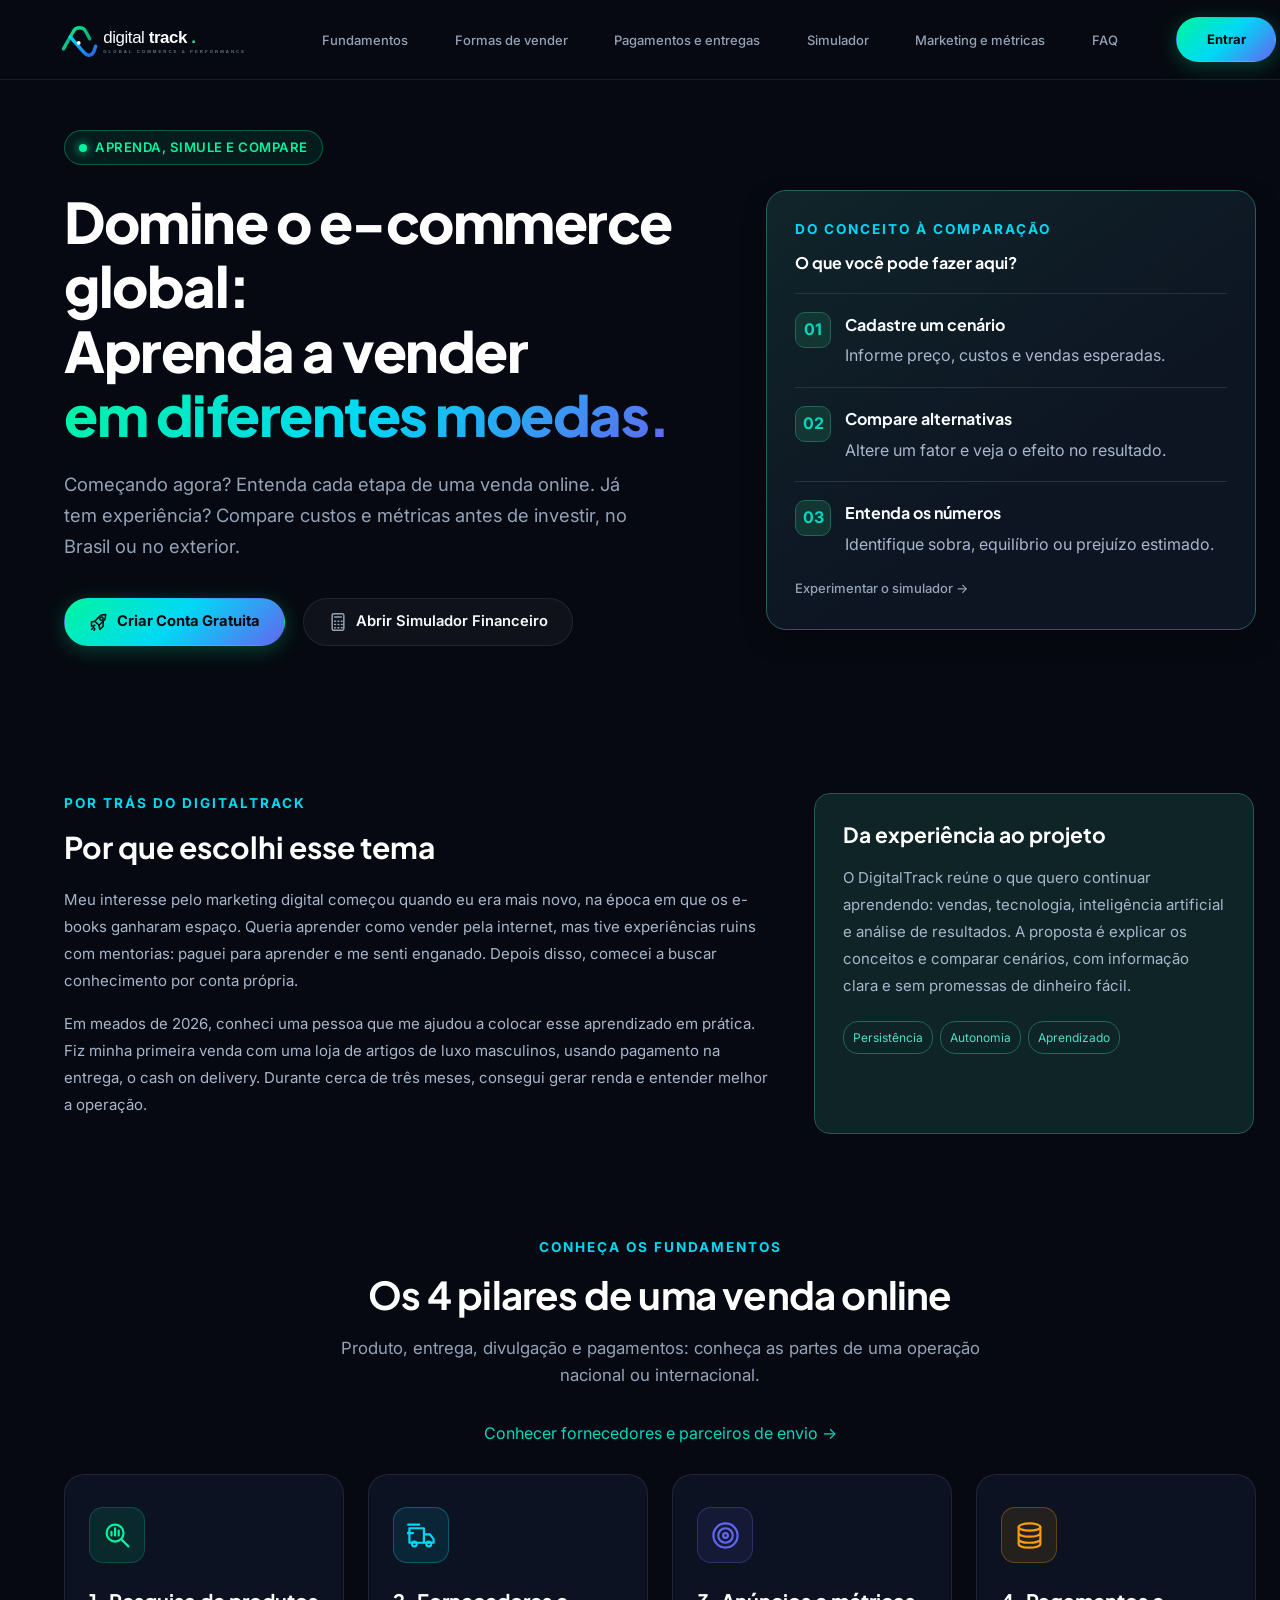
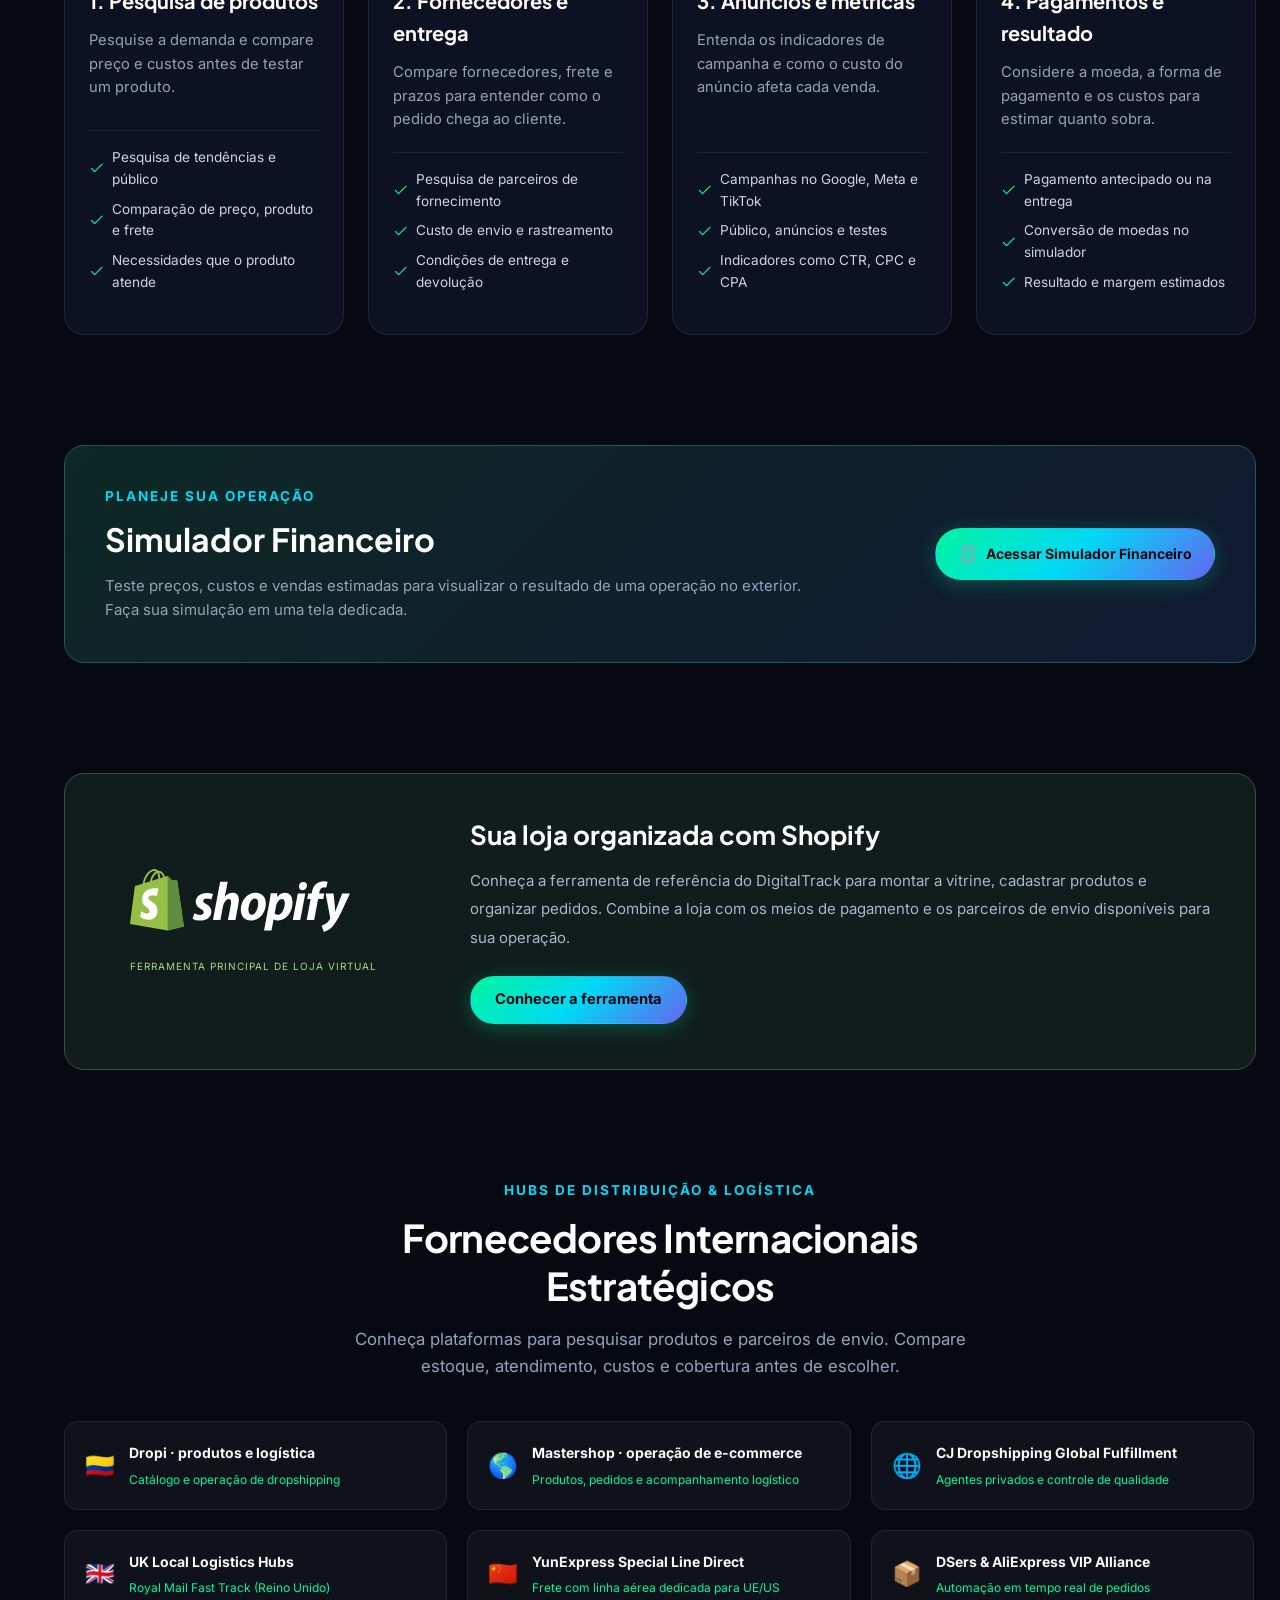
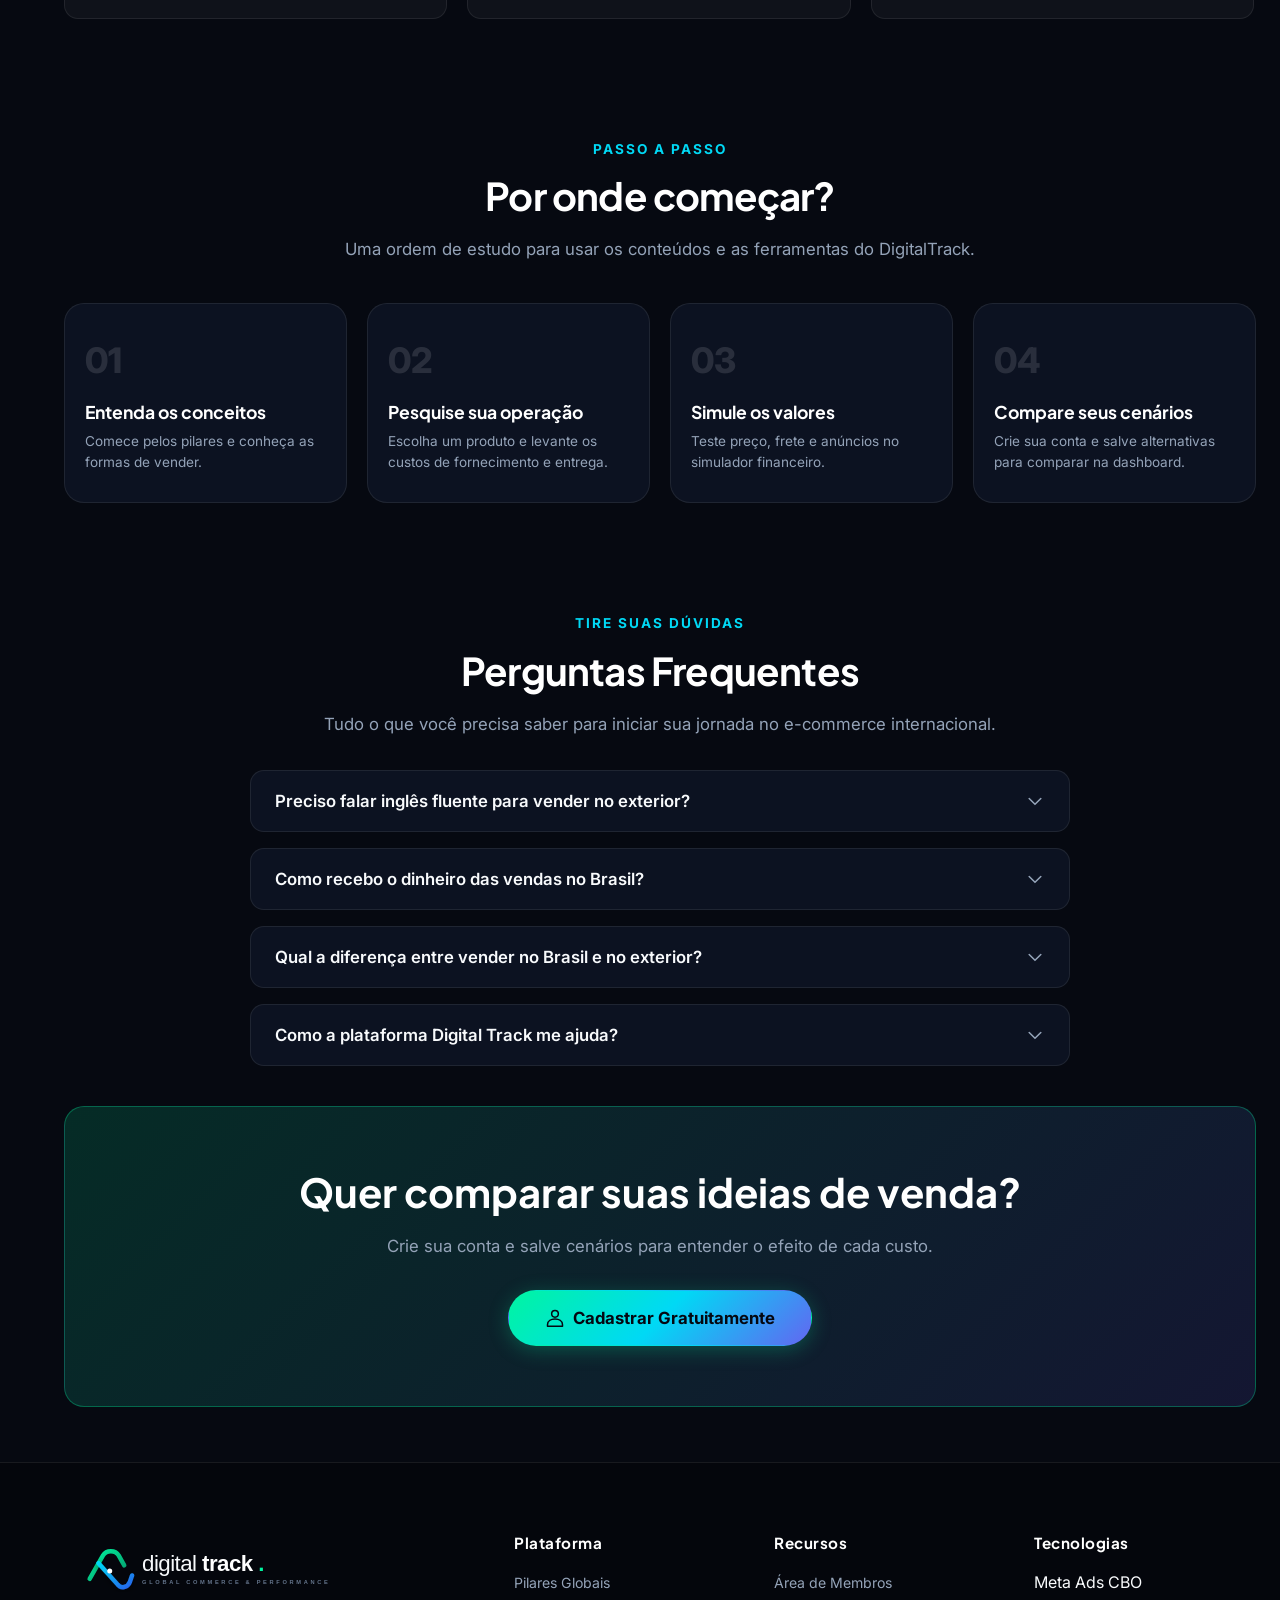
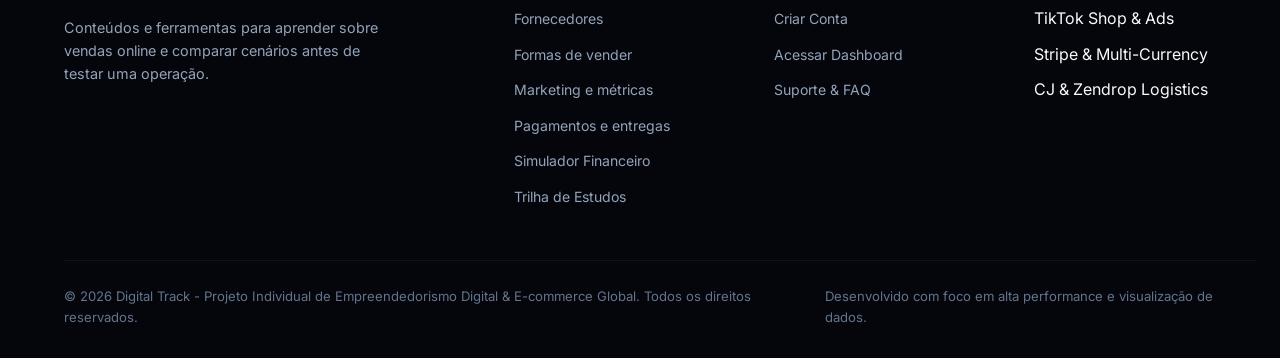
<file: public/index.html>
<!DOCTYPE html>
<html lang="pt-BR">

<head>
    <meta charset="UTF-8">
    <title>DigitalTrack | Aprenda e compare cenários de venda</title>
    <link rel="stylesheet" href="css/geral.css">
</head>

<body class="pagina pagina-inicial">
    <div class="cabecalho">
        <div class="conteudo">
            <a href="index.html" class="imagem-logo">
                <img src="assets/digitaltrack-logo.svg" alt="Digital Track Logo">
            </a>
            <div class="lista-textos menu" id="menu">
                <p class="item-texto">
                    <a href="#pilares" class="item-menu">Fundamentos</a>
                </p>
                <p class="item-texto">
                    <a href="formas-de-vender.html" class="item-menu">Formas de vender</a>
                </p>
                <p class="item-texto">
                    <a href="pagamentos-e-entregas.html" class="item-menu">Pagamentos e entregas</a>
                </p>
                <p class="item-texto">
                    <a href="calculadora.html" class="item-menu">Simulador</a>
                </p>
                <p class="item-texto">
                    <a href="marketing-e-metricas.html" class="item-menu">Marketing e métricas</a>
                </p>
                <p class="item-texto">
                    <a href="#faq" class="item-menu">FAQ</a>
                </p>
            </div>
            <div class="botoes-menu">
                <a href="login.html" class="botao botao-colorido botao-pequeno botao-brilho">Entrar</a>
            </div>
        </div>
    </div>
    <div class="inicio">
        <div class="conteudo">
            <div class="colunas-inicio">
                <div class="textos-inicio">
                    <div class="destaque-inicio">
                        <span class="ponto">
                        </span>
                        APRENDA, SIMULE E COMPARE
                    </div>
                    <p class="titulo-principal titulo-inicio">
                        Domine o e-commerce global:
                        <br>
                        Aprenda a vender
                        <br>
                        <span class="texto-colorido">em diferentes moedas.</span>
                    </p>
                    <p class="descricao-inicio">Começando agora? Entenda cada etapa de uma venda online. Já tem experiência? Compare custos e métricas antes de investir, no Brasil ou no exterior.</p>
                    <div class="botoes-inicio">
                        <a href="cadastro.html" class="botao botao-colorido botao-brilho">
                            <img class="icone" src="assets/icones/foguete-050811.svg" alt="">
                            Criar Conta Gratuita
                        </a>
                        <a href="calculadora.html" class="botao botao-contorno">
                            <img class="icone" src="assets/icones/calculadora-94a3b8.svg" alt="">
                            Abrir Simulador Financeiro
                        </a>
                    </div>
                </div>
                <div class="imagem-inicio">
                    <div class="painel-exemplo painel-proposta">
                        <span class="subtitulo">DO CONCEITO À COMPARAÇÃO</span>
                        <p class="titulo-cartao">O que você pode fazer aqui?</p>
                        <div class="passo-proposta">
                            <span class="numero-proposta">01</span>
                            <div><p class="titulo-pequeno">Cadastre um cenário</p><p>Informe preço, custos e vendas esperadas.</p></div>
                        </div>
                        <div class="passo-proposta">
                            <span class="numero-proposta">02</span>
                            <div><p class="titulo-pequeno">Compare alternativas</p><p>Altere um fator e veja o efeito no resultado.</p></div>
                        </div>
                        <div class="passo-proposta">
                            <span class="numero-proposta">03</span>
                            <div><p class="titulo-pequeno">Entenda os números</p><p>Identifique sobra, equilíbrio ou prejuízo estimado.</p></div>
                        </div>
                        <a href="calculadora.html" class="item-menu">Experimentar o simulador →</a>
                    </div>
                </div>
            </div>
        </div>
    </div>
    <div class="minha-historia conteudo" id="minha-historia">
        <div class="origem-projeto">
            <span class="subtitulo">POR TRÁS DO DIGITALTRACK</span>
            <p class="titulo-grande">Por que escolhi esse tema</p>
            
            <p>Meu interesse pelo marketing digital começou quando eu era mais novo, na época em que os e-books ganharam
                espaço. Queria aprender como vender pela internet, mas tive experiências ruins com mentorias: paguei
                para aprender e me senti enganado. Depois disso, comecei a buscar conhecimento por conta própria.
            </p>
            
            <p>Em meados de 2026, conheci uma pessoa que me ajudou a colocar esse aprendizado em prática. Fiz minha
                primeira venda com uma loja de artigos de luxo masculinos, usando pagamento na entrega, o cash on
                delivery. Durante cerca de três meses, consegui gerar renda e entender melhor a operação.
            </p>
        </div>
        <div class="valores-projeto">
            <p class="titulo-cartao">Da experiência ao projeto</p>
            <p>O DigitalTrack reúne o que quero continuar aprendendo: vendas, tecnologia, inteligência artificial e
                análise de resultados. A proposta é explicar os conceitos e comparar cenários, com informação clara e
                sem promessas de dinheiro fácil.</p>
            <span>Persistência</span>
            <span>Autonomia</span>
            <span>Aprendizado</span>
        </div>
    </div>
    <div class="secao" id="pilares">
        <div class="conteudo">
            <div class="cabecalho-secao">
                <span class="subtitulo">CONHEÇA OS FUNDAMENTOS</span>
                <p class="titulo-grande titulo-secao">Os 4 pilares de uma venda online</p>
                <p class="descricao-secao">Produto, entrega, divulgação e pagamentos: conheça as partes de uma operação nacional ou internacional.</p>
            </div>
            <p class="atalho-fornecedores"><a href="#fornecedores">Conhecer fornecedores e parceiros de envio →</a></p>
            <div class="cartoes-pilares">
                <div class="cartao-pilar">
                    <div class="icone-pilar">
                        <img class="icone" src="assets/icones/lupa-00f5a0.svg" alt="">
                    </div>
                    <p class="titulo-cartao">1. Pesquisa de produtos</p>
                    <p>Pesquise a demanda e compare preço e custos antes de testar um produto.</p>
                    <div class="lista-textos itens-pilar">
                        <p class="item-texto">
                            <img class="icone" src="assets/icones/visto-00f5a0.svg" alt="">
                            Pesquisa de tendências e público
                        </p>
                        <p class="item-texto">
                            <img class="icone" src="assets/icones/visto-00f5a0.svg" alt="">
                            Comparação de preço, produto e frete
                        </p>
                        <p class="item-texto">
                            <img class="icone" src="assets/icones/visto-00f5a0.svg" alt="">
                            Necessidades que o produto atende
                        </p>
                    </div>
                </div>
                <div class="cartao-pilar">
                    <div class="icone-pilar"
                        style="background: rgba(0, 217, 245, 0.1); border-color: rgba(0, 217, 245, 0.3); color: #00d9f5;">
                        <img class="icone" src="assets/icones/caminhao-00d9f5.svg" alt="">
                    </div>
                    <p class="titulo-cartao">2. Fornecedores e entrega</p>
                    <p>Compare fornecedores, frete e prazos para entender como o pedido chega ao cliente.</p>
                    <div class="lista-textos itens-pilar">
                        <p class="item-texto">
                            <img class="icone" src="assets/icones/visto-00f5a0.svg" alt="">
                            Pesquisa de parceiros de fornecimento
                        </p>
                        <p class="item-texto">
                            <img class="icone" src="assets/icones/visto-00f5a0.svg" alt="">
                            Custo de envio e rastreamento
                        </p>
                        <p class="item-texto">
                            <img class="icone" src="assets/icones/visto-00f5a0.svg" alt="">
                            Condições de entrega e devolução
                        </p>
                    </div>
                </div>
                <div class="cartao-pilar" id="trafego">
                    <div class="icone-pilar"
                        style="background: rgba(99, 102, 241, 0.1); border-color: rgba(99, 102, 241, 0.3); color: #6366f1;">
                        <img class="icone" src="assets/icones/alvo-6366f1.svg" alt="">
                    </div>
                    <p class="titulo-cartao">3. Anúncios e métricas</p>
                    <p>Entenda os indicadores de campanha e como o custo do anúncio afeta cada venda.</p>
                    <div class="lista-textos itens-pilar">
                        <p class="item-texto">
                            <img class="icone" src="assets/icones/visto-00f5a0.svg" alt="">
                            Campanhas no Google, Meta e TikTok
                        </p>
                        <p class="item-texto">
                            <img class="icone" src="assets/icones/visto-00f5a0.svg" alt="">
                            Público, anúncios e testes
                        </p>
                        <p class="item-texto">
                            <img class="icone" src="assets/icones/visto-00f5a0.svg" alt="">
                            Indicadores como CTR, CPC e CPA
                        </p>
                    </div>
                </div>
                <div class="cartao-pilar">
                    <div class="icone-pilar"
                        style="background: rgba(245, 158, 11, 0.1); border-color: rgba(245, 158, 11, 0.3); color: #f59e0b;">
                        <img class="icone" src="assets/icones/moedas-f59e0b.svg" alt="">
                    </div>
                    <p class="titulo-cartao">4. Pagamentos e resultado</p>
                    <p>Considere a moeda, a forma de pagamento e os custos para estimar quanto sobra.</p>
                    <div class="lista-textos itens-pilar">
                        <p class="item-texto">
                            <img class="icone" src="assets/icones/visto-00f5a0.svg" alt="">
                            Pagamento antecipado ou na entrega
                        </p>
                        <p class="item-texto">
                            <img class="icone" src="assets/icones/visto-00f5a0.svg" alt="">
                            Conversão de moedas no simulador
                        </p>
                        <p class="item-texto">
                            <img class="icone" src="assets/icones/visto-00f5a0.svg" alt="">
                            Resultado e margem estimados
                        </p>
                    </div>
                </div>
            </div>
        </div>
    </div>
    <div class="secao" id="simulador">
        <div class="conteudo">
            <div class="chamada-simulador">
                <div class="texto-simulador">
                    <p class="subtitulo">PLANEJE SUA OPERAÇÃO</p>
                    <p class="titulo-grande">Simulador Financeiro</p>
                    <p class="descricao-secao">Teste preços, custos e vendas estimadas para visualizar o resultado de
                        uma operação no exterior. Faça sua simulação em uma tela dedicada.</p>
                </div>
                <a class="botao botao-colorido" href="calculadora.html">
                    <img class="icone" src="assets/icones/calculadora-94a3b8.svg" alt="">
                    Acessar Simulador Financeiro
                </a>
            </div>
        </div>
    </div>
    <div class="secao" id="loja-shopify">
        <div class="conteudo">
            <div class="ferramenta-loja">
                <div class="marca-ferramenta">
                    <a href="https://www.shopify.com/"><img src="assets/shopify-logo.svg" alt="Shopify" width="220"></a>
                    <p>FERRAMENTA PRINCIPAL DE LOJA VIRTUAL</p>
                </div>
                <div class="descricao-ferramenta">
                    <p class="titulo-cartao">Sua loja organizada com Shopify</p>
                    <p>Conheça a ferramenta de referência do DigitalTrack para montar a vitrine, cadastrar produtos e
                        organizar pedidos. Combine a loja com os meios de pagamento e os parceiros de envio disponíveis
                        para sua operação.</p>
                    <a class="botao botao-colorido" href="formas-de-vender.html#shopify">Conhecer a ferramenta</a>
                </div>
            </div>
        </div>
    </div>
    <div class="secao" id="fornecedores">
        <div class="conteudo">
            <div class="cabecalho-secao">
                <span class="subtitulo">Hubs de Distribuição &amp; Logística</span>
                <p class="titulo-grande titulo-secao">Fornecedores Internacionais Estratégicos</p>
                <p class="descricao-secao">Conheça plataformas para pesquisar produtos e parceiros de envio. Compare estoque, atendimento, custos e cobertura antes de escolher.</p>
            </div>
            <div class="area-fornecedores">
                <div class="fornecedores">
                    <div class="fornecedor">
                        <span class="bandeira">🇨🇴</span>
                        <div>
                            <span class="numero-destaque">
                                <a href="https://dropi.co/">Dropi · produtos e logística</a>
                            </span>
                            <span>Catálogo e operação de dropshipping</span>
                        </div>
                    </div>
                    <div class="fornecedor">
                        <span class="bandeira">🌎</span>
                        <div>
                            <span class="numero-destaque">
                                <a href="https://mastershop.com/">Mastershop · operação de e-commerce</a>
                            </span>
                            <span>Produtos, pedidos e acompanhamento logístico</span>
                        </div>
                    </div>
                    <div class="fornecedor">
                        <span class="bandeira">🌐</span>
                        <div>
                            <span class="numero-destaque">CJ Dropshipping Global Fulfillment</span>
                            <span>Agentes privados e controle de qualidade</span>
                        </div>
                    </div>
                    <div class="fornecedor">
                        <span class="bandeira">🇬🇧</span>
                        <div>
                            <span class="numero-destaque">UK Local Logistics Hubs</span>
                            <span>Royal Mail Fast Track (Reino Unido)</span>
                        </div>
                    </div>
                    <div class="fornecedor">
                        <span class="bandeira">🇨🇳</span>
                        <div>
                            <span class="numero-destaque">YunExpress Special Line Direct</span>
                            <span>Frete com linha aérea dedicada para UE/US</span>
                        </div>
                    </div>
                    <div class="fornecedor">
                        <span class="bandeira">📦</span>
                        <div>
                            <span class="numero-destaque">DSers &amp; AliExpress VIP Alliance</span>
                            <span>Automação em tempo real de pedidos</span>
                        </div>
                    </div>
                </div>
            </div>
        </div>
    </div>
    <div class="secao" id="trilha">
        <div class="conteudo">
            <div class="cabecalho-secao">
                <span class="subtitulo">Passo a Passo</span>
                <p class="titulo-grande titulo-secao">Por onde começar?</p>
                <p class="descricao-secao">Uma ordem de estudo para usar os conteúdos e as ferramentas do DigitalTrack.</p>
            </div>
            <div class="etapas">
                <div class="etapa">
                    <span class="numero-etapa">01</span>
                    <p class="titulo-pequeno">Entenda os conceitos</p>
                    <p>Comece pelos pilares e conheça as formas de vender.</p>
                </div>
                <div class="etapa">
                    <span class="numero-etapa">02</span>
                    <p class="titulo-pequeno">Pesquise sua operação</p>
                    <p>Escolha um produto e levante os custos de fornecimento e entrega.</p>
                </div>
                <div class="etapa">
                    <span class="numero-etapa">03</span>
                    <p class="titulo-pequeno">Simule os valores</p>
                    <p>Teste preço, frete e anúncios no simulador financeiro.</p>
                </div>
                <div class="etapa">
                    <span class="numero-etapa">04</span>
                    <p class="titulo-pequeno">Compare seus cenários</p>
                    <p>Crie sua conta e salve alternativas para comparar na dashboard.</p>
                </div>
            </div>
        </div>
    </div>
    <div class="secao" id="faq">
        <div class="conteudo">
            <div class="cabecalho-secao">
                <span class="subtitulo">Tire Suas Dúvidas</span>
                <p class="titulo-grande titulo-secao">Perguntas Frequentes</p>
                <p class="descricao-secao">Tudo o que você precisa saber para iniciar sua jornada no e-commerce internacional.</p>
            </div>
            <div class="perguntas">
                <div class="caixa-pergunta">
                    <!-- Alteração: aspas simples nos eventos para o editor reconhecer o JavaScript. -->
                    <button class="pergunta" type="button" onclick="abrirResposta('resposta1', this)"
                        aria-expanded="false">
                        <span>Preciso falar inglês fluente para vender no exterior?</span>
                        <img class="icone" src="assets/icones/seta-94a3b8.svg" alt="">
                    </button>
                    <div class="resposta" id="resposta1">
                        Ferramentas de tradução podem ajudar, mas é importante revisar os textos e conseguir atender o público escolhido.
                    </div>
                </div>
                <div class="caixa-pergunta">
                    <button class="pergunta" type="button" onclick="abrirResposta('resposta2', this)"
                        aria-expanded="false">
                        <span>Como recebo o dinheiro das vendas no Brasil?</span>
                        <img class="icone" src="assets/icones/seta-94a3b8.svg" alt="">
                    </button>
                    <div class="resposta" id="resposta2">
                        O gateway encaminha os dados do pagamento para processamento. O recebimento e as moedas aceitas dependem dos provedores contratados. Conheça as etapas e os parceiros em <a href="pagamentos-e-entregas.html#pagamentos">Pagamentos e entregas →</a>.
                    </div>
                </div>
                <div class="caixa-pergunta">
                    <button class="pergunta" type="button" onclick="abrirResposta('resposta3', this)"
                        aria-expanded="false">
                        <span>Qual a diferença entre vender no Brasil e no exterior?</span>
                        <img class="icone" src="assets/icones/seta-94a3b8.svg" alt="">
                    </button>
                    <div class="resposta" id="resposta3">
                        Mudam o público, a moeda, a entrega e os custos. Use o simulador para comparar os valores que você informar.
                    </div>
                </div>
                <div class="caixa-pergunta">
                    <button class="pergunta" type="button" onclick="abrirResposta('resposta4', this)"
                        aria-expanded="false">
                        <span>Como a plataforma Digital Track me ajuda?</span>
                        <img class="icone" src="assets/icones/seta-94a3b8.svg" alt="">
                    </button>
                    <div class="resposta" id="resposta4">
                        Para iniciantes, o DigitalTrack explica cada etapa das vendas online. Para quem já tem experiência, oferece simulações e comparação de métricas dos próprios cenários. Os resultados são estimativas.
                    </div>
                </div>
            </div>
            <div class="convite">
                <p class="titulo-grande">Quer comparar suas ideias de venda?</p>
                <p>Crie sua conta e salve cenários para entender o efeito de cada custo.</p>
                <a href="cadastro.html" class="botao botao-colorido botao-brilho"
                    style="padding: 14px 36px; font-size: 1.05rem;">
                    <img class="icone" src="assets/icones/usuario-050811.svg" alt="">
                    Cadastrar Gratuitamente
                </a>
            </div>
        </div>
    </div>
    <div class="rodape">
        <div class="conteudo">
            <div class="colunas-rodape">
                <div class="apresentacao-rodape">
                    <img src="assets/digitaltrack-logo.svg" alt="Digital Track Logo" class="logo-rodape">
                    <p>Conteúdos e ferramentas para aprender sobre vendas online e comparar cenários antes de testar uma operação.</p>
                </div>
                <div class="coluna-rodape">
                    <p class="titulo-pequeno">Plataforma</p>
                    <div class="lista-textos">
                        <p class="item-texto">
                            <a href="#pilares">Pilares Globais</a>
                        </p>
                        <p class="item-texto">
                            <a href="#fornecedores">Fornecedores</a>
                        </p>
                        <p class="item-texto">
                            <a href="formas-de-vender.html">Formas de vender</a>
                        </p>
                        <p class="item-texto"><a href="marketing-e-metricas.html">Marketing e métricas</a></p>
                        <p class="item-texto"><a href="pagamentos-e-entregas.html">Pagamentos e entregas</a></p>
                        <p class="item-texto">
                            <a href="calculadora.html">Simulador Financeiro</a>
                        </p>
                        <p class="item-texto">
                            <a href="#trilha">Trilha de Estudos</a>
                        </p>
                    </div>
                </div>
                <div class="coluna-rodape">
                    <p class="titulo-pequeno">Recursos</p>
                    <div class="lista-textos">
                        <p class="item-texto">
                            <a href="login.html">Área de Membros</a>
                        </p>
                        <p class="item-texto">
                            <a href="cadastro.html">Criar Conta</a>
                        </p>
                        <p class="item-texto">
                            <a href="login.html">Acessar Dashboard</a>
                        </p>
                        <p class="item-texto">
                            <a href="#faq">Suporte &amp; FAQ</a>
                        </p>
                    </div>
                </div>
                <div class="coluna-rodape">
                    <p class="titulo-pequeno">Tecnologias</p>
                    <div class="lista-textos">
                        <p class="item-texto">
                            <span>Meta Ads CBO</span>
                        </p>
                        <p class="item-texto">
                            <span>TikTok Shop &amp; Ads</span>
                        </p>
                        <p class="item-texto">
                            <span>Stripe &amp; Multi-Currency</span>
                        </p>
                        <p class="item-texto">
                            <span>CJ &amp; Zendrop Logistics</span>
                        </p>
                    </div>
                </div>
            </div>
            <div class="final-rodape">
                <p>© 2026 Digital Track - Projeto Individual de Empreendedorismo Digital &amp; E-commerce Global. Todos os direitos reservados.</p>
                <p>Desenvolvido com foco em alta performance e visualização de dados.</p>
            </div>
        </div>
    </div>
    <script src="js/pagina-inicial.js"></script>
</body>

</html>
</file>
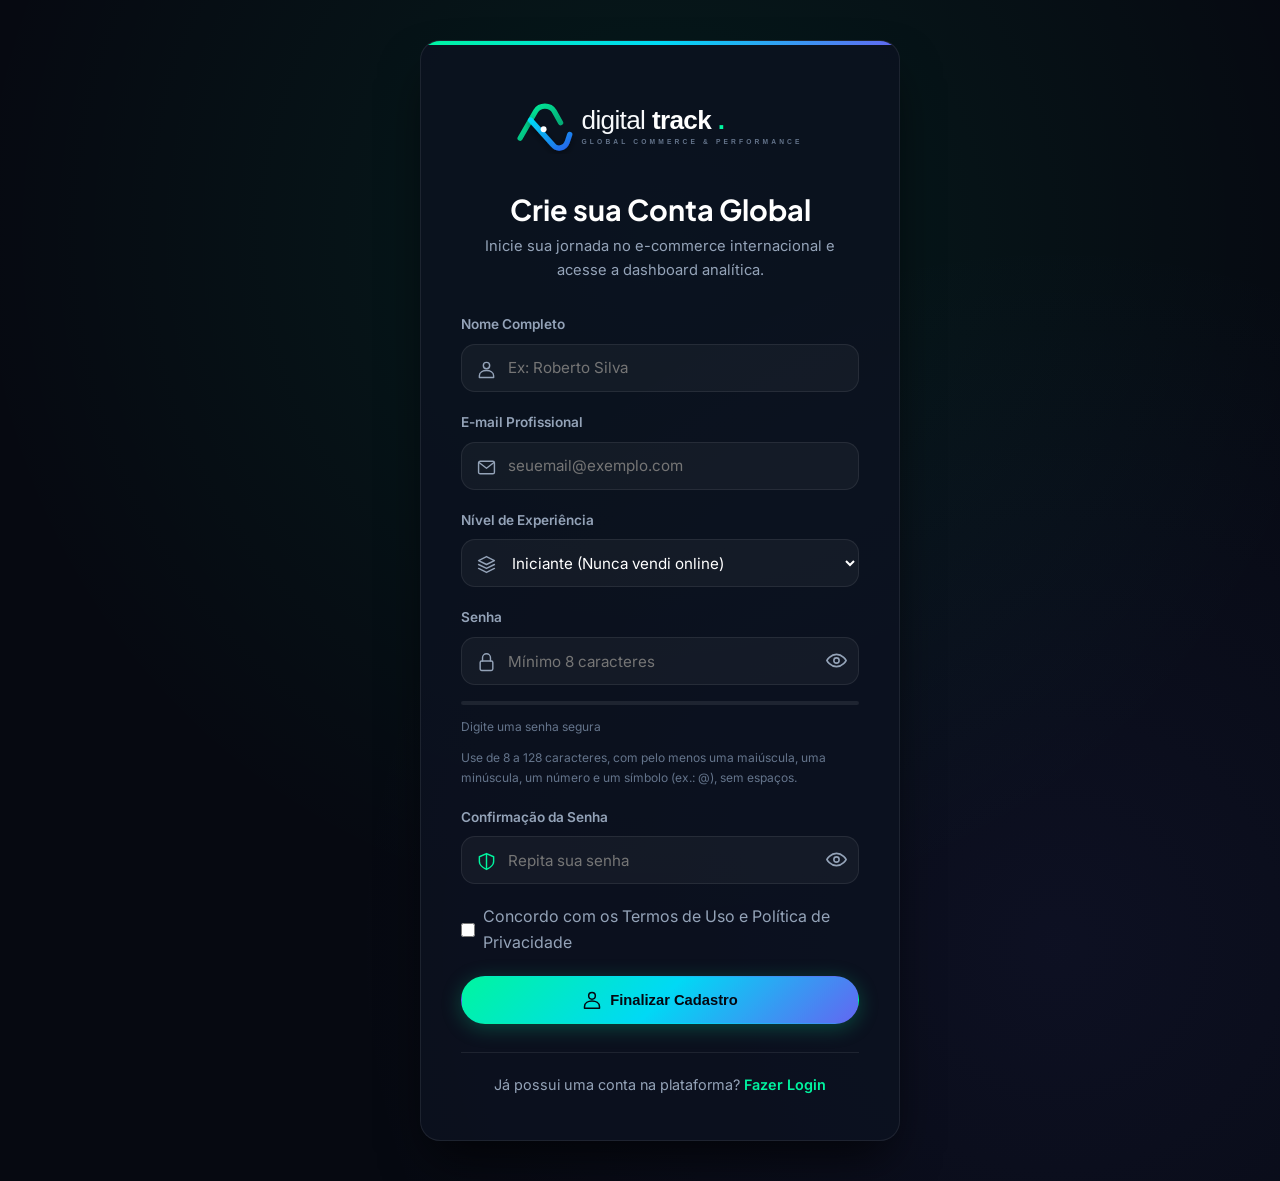
<file: public/cadastro.html>
<!DOCTYPE html>
<html lang="pt-BR">

<head>
    <meta charset="UTF-8">
    <script src="js/abrir-servidor.js"></script>
    <title>Digital Track | Criar Conta</title>
    <link rel="stylesheet" href="css/geral.css">
    <link rel="stylesheet" href="css/cadastro.css">
</head>

<body class="pagina pagina-acesso">
    <!-- Alteração: recuo de quatro espaços por nível; estrutura e conteúdo preservados. -->
    <div class="area-acesso">
        <div class="caixa-acesso">
            <div class="faixa-colorida"></div>
            <div class="cabecalho-acesso">
                <a href="index.html" class="imagem-acesso">
                    <img src="assets/digitaltrack-logo.svg" alt="Digital Track Logo">
                </a>
                <p class="titulo-grande titulo-acesso">Crie sua Conta Global</p>
                <p class="descricao-acesso">Inicie sua jornada no e-commerce internacional e acesse a dashboard analítica.</p>
            </div>
            <div class="mensagem" id="msg_senha" role="status" aria-live="polite">
                <img class="icone" src="assets/icones/atencao-94a3b8.svg" alt="">
                <span id="texto_mensagem">Mensagem de aviso</span>
            </div>
            <!-- Alteração: os estilos dos campos e do botão estão em cadastro.css. -->
            <!-- Alteração: aspas simples nos eventos para o editor reconhecer o JavaScript. -->
            <div class="campos-acesso" onkeydown="if (event.key == 'Enter') { event.preventDefault(); cadastrar(); }">
                <div class="campo">
                    <label>Nome Completo</label>
                    <div class="caixa-campo">
                        <input type="text" id="ipt_nome" class="entrada-acesso" placeholder="Ex: Roberto Silva" required autocomplete="name" maxlength="100" aria-label="Nome Completo">
                        <img class="icone icone-campo" src="assets/icones/usuario-94a3b8.svg" alt="">
                    </div>
                </div>
                <div class="campo">
                    <label>E-mail Profissional</label>
                    <div class="caixa-campo">
                        <input type="email" id="ipt_email" class="entrada-acesso" placeholder="seuemail@exemplo.com" required autocomplete="email" maxlength="100" aria-label="E-mail">
                        <img class="icone icone-campo" src="assets/icones/envelope-94a3b8.svg" alt="">
                    </div>
                </div>
                <div class="campo">
                    <label>Nível de Experiência</label>
                    <div class="caixa-campo">
                        <select id="ipt_nivel" class="entrada-acesso" autocomplete="name" maxlength="100" aria-label="Nível de Experiência">
                            <option value="Iniciante">Iniciante (Nunca vendi online)</option>
                            <option value="Intermediário">Intermediário (Já vendo no Brasil e quero expandir)</option>
                            <option value="Avançado">Avançado (Já opero com tráfego e e-commerce)</option>
                        </select>
                        <img class="icone icone-campo" src="assets/icones/camadas-94a3b8.svg" alt="">
                    </div>
                </div>
                <div class="campo">
                    <label>Senha</label>
                    <div class="caixa-campo">
                        <input type="password" id="ipt_senha" class="entrada-acesso" placeholder="Mínimo 8 caracteres" required oninput="verificarSenha(this.value)" autocomplete="new-password" maxlength="128" aria-label="Senha">
                        <img class="icone icone-campo" src="assets/icones/cadeado-94a3b8.svg" alt="">
                        <button type="button" class="botao-senha" aria-label="Mostrar senha" aria-pressed="false" onclick="mostrarSenha('ipt_senha', this)">
                            <img class="icone" src="assets/icones/olho-94a3b8.svg" alt="">
                        </button>
                    </div>
                    <div class="medidor-senha">
                        <div class="barra-senha" id="barra_senha">
                        </div>
                    </div>
                    <span class="texto-senha" id="texto_senha">Digite uma senha segura</span>
                    <p class="texto-senha">Use de 8 a 128 caracteres, com pelo menos uma maiúscula, uma minúscula, um número e um símbolo (ex.: @), sem espaços.</p>
                </div>
                <div class="campo">
                    <label>Confirmação da Senha</label>
                    <div class="caixa-campo">
                        <input type="password" id="ipt_confirmarSenha" class="entrada-acesso" placeholder="Repita sua senha" required autocomplete="new-password" maxlength="128" aria-label="Confirmação da Senha">
                        <img class="icone icone-campo" src="assets/icones/escudo-00f5a0.svg" alt="">
                        <button type="button" class="botao-senha" aria-label="Mostrar senha" aria-pressed="false" onclick="mostrarSenha('ipt_confirmarSenha', this)">
                            <img class="icone" src="assets/icones/olho-94a3b8.svg" alt="">
                        </button>
                    </div>
                </div>
                <label class="opcao">
                    <input type="checkbox" id="chk_termos" required aria-label="Concordância com os termos">
                    <span>Concordo com os Termos de Uso e Política de Privacidade</span>
                </label>
                <button type="button" class="botao botao-colorido botao-brilho" onclick="cadastrar()" id="btn_cadastrar">
                    <img class="icone" src="assets/icones/usuario-050811.svg" alt="">
                    Finalizar Cadastro
                </button>
            </div>
            <div class="acessos">
                Já possui uma conta na plataforma?
                <a href="login.html">Fazer Login</a>
            </div>
        </div>
    </div>
    <script src="js/validacoes.js"></script>
    <script src="js/acesso.js"></script>
</body>

</html>
</file>
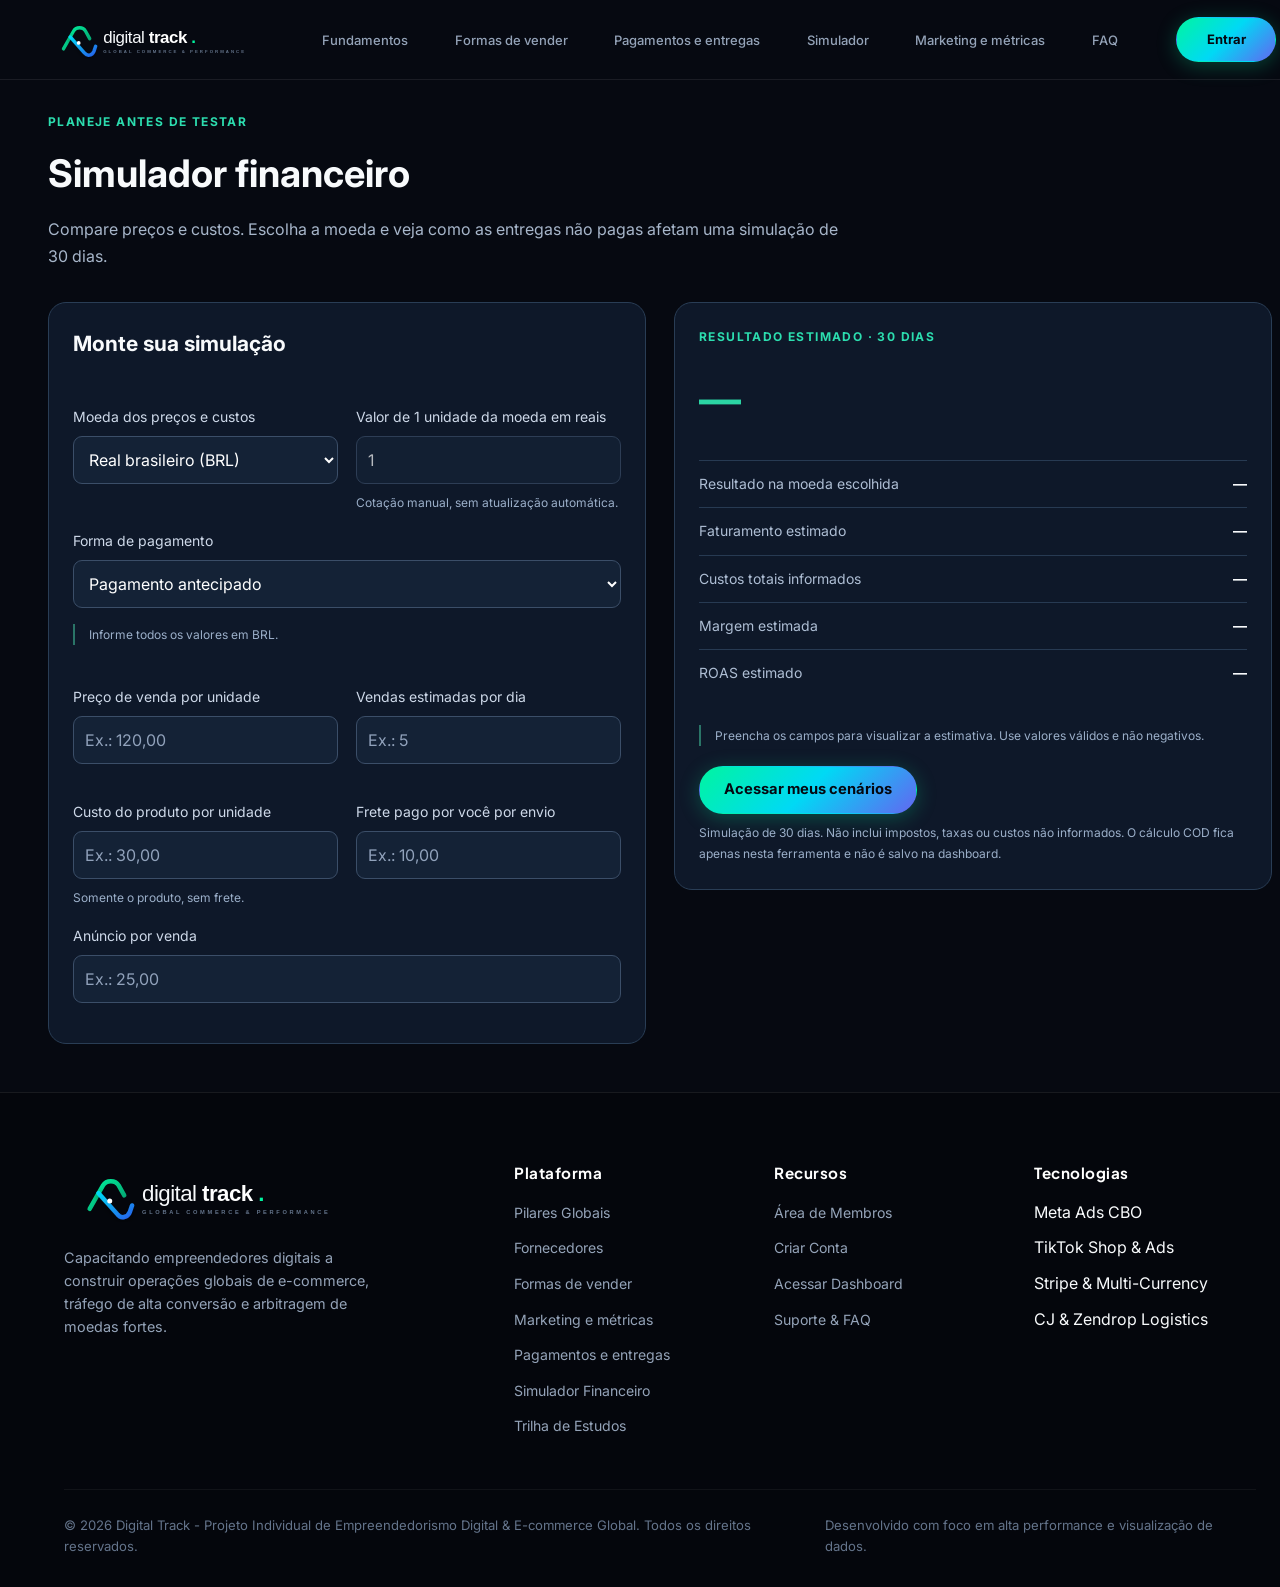
<file: public/calculadora.html>
<!DOCTYPE html>
<html lang="pt-BR">
    <head>
        <meta charset="UTF-8">
        <meta name="viewport" content="width=device-width, initial-scale=1.0">
        <title>DigitalTrack | Simulador financeiro</title>
        <link rel="stylesheet" href="css/geral.css">
        <link rel="stylesheet" href="css/simulador.css">
    </head>
    <body class="pagina">
        <div class="cabecalho">
            <div class="conteudo">
                <a href="index.html" class="imagem-logo">
                    <img src="assets/digitaltrack-logo.svg" alt="Digital Track Logo">
                </a>
                <div class="lista-textos menu" id="menu">
                    <p class="item-texto">
                        <a href="index.html#pilares" class="item-menu">Fundamentos</a>
                    </p>
                    <p class="item-texto">
                        <a href="formas-de-vender.html" class="item-menu">Formas de vender</a>
                </p>
                <p class="item-texto">
                    <a href="pagamentos-e-entregas.html" class="item-menu">Pagamentos e entregas</a>
                    </p>
                    <p class="item-texto">
                        <a href="calculadora.html" class="item-menu">Simulador</a>
                    </p>
                    <p class="item-texto">
                        <a href="marketing-e-metricas.html" class="item-menu">Marketing e métricas</a>
                    </p>
                    <p class="item-texto">
                        <a href="index.html#faq" class="item-menu">FAQ</a>
                    </p>
                </div>
                <div class="botoes-menu">
                    <a href="login.html" class="botao botao-colorido botao-pequeno botao-brilho">Entrar</a>
                </div>
            </div>
        </div>
        <main class="simulador">
            <p class="simulador-destaque">PLANEJE ANTES DE TESTAR</p>
            <h1>Simulador financeiro</h1>
            <p class="simulador-intro">Compare preços e custos. Escolha a moeda e veja como as entregas não pagas afetam uma simulação de 30 dias.</p>
            <div class="simulador-colunas">
                <section class="simulador-painel">
                    <h2>Monte sua simulação</h2>
                    <div class="simulador-linha">
                        <div class="simulador-campo">
                            <label for="sel_moeda">Moeda dos preços e custos</label>
                            <select id="sel_moeda" onchange="mudarMoeda()">
                                <option value="BRL">Real brasileiro (BRL)</option>
                                <option value="USD">Dólar americano (USD)</option>
                                <option value="EUR">Euro (EUR)</option>
                                <option value="GBP">Libra esterlina (GBP)</option>
                                <option value="COP">Peso colombiano (COP)</option>
                            </select>
                        </div>
                        <div class="simulador-campo">
                            <label for="ipt_cotacao">Valor de 1 unidade da moeda em reais</label>
                            <input id="ipt_cotacao" type="number" min="0.000001" step="0.000001" value="1" readonly oninput="calcular()">
                            <small>Cotação manual, sem atualização automática.</small>
                        </div>
                    </div>
                    <div class="simulador-campo">
                        <label for="modo_pagamento">Forma de pagamento</label>
                        <select id="modo_pagamento" onchange="mudarModo()">
                            <option value="antecipado">Pagamento antecipado</option>
                            <option value="cod">Pagamento na entrega (COD)</option>
                        </select>
                    </div>
                    <p class="simulador-ajuda" id="ajuda_moeda">Informe todos os valores em BRL.</p>
                    <div class="simulador-linha">
                        <div class="simulador-campo">
                            <label for="ipt_preco">Preço de venda por unidade</label>
                            <input id="ipt_preco" type="number" min="0" step="0.01" placeholder="Ex.: 120,00" oninput="calcular()">
                        </div>
                        <div class="simulador-campo">
                            <label for="ipt_vendas" id="label_quantidade">Vendas estimadas por dia</label>
                            <input id="ipt_vendas" type="number" min="0" max="1000000" step="1" placeholder="Ex.: 5" oninput="calcular()">
                        </div>
                    </div>
                    <div class="simulador-linha">
                        <div class="simulador-campo">
                            <label for="ipt_custo">Custo do produto por unidade</label>
                            <input id="ipt_custo" type="number" min="0" step="0.01" placeholder="Ex.: 30,00" oninput="calcular()">
                            <small>Somente o produto, sem frete.</small>
                        </div>
                        <div class="simulador-campo">
                            <label for="ipt_frete">Frete pago por você por envio</label>
                            <input id="ipt_frete" type="number" min="0" step="0.01" placeholder="Ex.: 10,00" oninput="calcular()">
                        </div>
                    </div>
                    <div class="simulador-campo">
                        <label for="ipt_anuncio" id="label_anuncio">Anúncio por venda</label>
                        <input id="ipt_anuncio" type="number" min="0" step="0.01" placeholder="Ex.: 25,00" oninput="calcular()">
                    </div>
                    <div id="campos_cod" hidden>
                        <div class="simulador-linha">
                            <div class="simulador-campo">
                                <label for="ipt_sucesso">Entregas pagas estimadas (%)</label>
                                <input id="ipt_sucesso" type="number" min="0" max="100" step="0.1" placeholder="Ex.: 80" oninput="calcular()">
                            </div>
                        </div>
                        <p class="simulador-ajuda">COD: o frete é pago em todos os envios, inclusive nos pedidos cancelados ou recusados. Somente as entregas pagas geram receita. Consideramos um produto por pedido e retorno ao estoque dos não vendidos, sem perda da mercadoria. Esta é uma projeção de resultado, não de capital necessário para comprar o estoque.</p>
                        <p class="simulador-ajuda">Exemplo: 10 envios a R$ 15 custam R$ 150. Se 8 forem pagos, o frete por pedido pago será R$ 18,75, considerando apenas o frete informado.</p>
                    </div>
                </section>
                <section class="simulador-painel simulador-resultado" aria-live="polite">
                    <p class="simulador-destaque">RESULTADO ESTIMADO · 30 DIAS</p>
                    <p id="div_lucro_reais" class="simulador-valor">—</p>
                    <dl class="simulador-resumo">
                        <div>
                            <dt>Resultado na moeda escolhida</dt>
                            <dd id="div_lucro_moeda">—</dd>
                        </div>
                        <div>
                            <dt>Faturamento estimado</dt>
                            <dd id="div_faturamento">—</dd>
                        </div>
                        <div>
                            <dt>Custos totais informados</dt>
                            <dd id="div_custos">—</dd>
                        </div>
                        <div>
                            <dt>Margem estimada</dt>
                            <dd id="div_margem">—</dd>
                        </div>
                        <div>
                            <dt>ROAS estimado</dt>
                            <dd id="div_roas">—</dd>
                        </div>
                    </dl>
                    <div id="resultado_cod" hidden>
                        <h2>O efeito das entregas</h2>
                        <dl class="simulador-resumo">
                            <div>
                                <dt>Pedidos enviados em 30 dias</dt>
                                <dd id="div_enviados">—</dd>
                            </div>
                            <div>
                                <dt>Pedidos pagos estimados</dt>
                                <dd id="div_pagos">—</dd>
                            </div>
                            <div>
                                <dt>Pedidos sem pagamento estimados</dt>
                                <dd id="div_nao_pagos">—</dd>
                            </div>
                            <div>
                                <dt>Frete total dos envios</dt>
                                <dd id="div_logistica">—</dd>
                            </div>
                            <div>
                                <dt>Frete por pedido pago</dt>
                                <dd id="div_logistica_pedido">—</dd>
                            </div>
                        </dl>
                    </div>
                    <p id="aviso_calculadora" class="simulador-ajuda" role="status"></p>
                    <a class="botao botao-colorido" href="login.html">Acessar meus cenários</a>
                    <p class="simulador-nota">Simulação de 30 dias. Não inclui impostos, taxas ou custos não informados. O cálculo COD fica apenas nesta ferramenta e não é salvo na dashboard.</p>
                </section>
            </div>
        </main>
        <div class="rodape">
            <div class="conteudo">
                <div class="colunas-rodape">
                    <div class="apresentacao-rodape">
                        <img src="assets/digitaltrack-logo.svg" alt="Digital Track Logo" class="logo-rodape">
                        <p>Capacitando empreendedores digitais a construir operações globais de e-commerce, tráfego de alta conversão e arbitragem de moedas fortes.</p>
                    </div>
                    <div class="coluna-rodape">
                        <p class="titulo-pequeno">Plataforma</p>
                        <div class="lista-textos">
                            <p class="item-texto">
                                <a href="index.html#pilares">Pilares Globais</a>
                            </p>
                            <p class="item-texto">
                                <a href="index.html#fornecedores">Fornecedores</a>
                            </p>
                            <p class="item-texto">
                                <a href="formas-de-vender.html">Formas de vender</a>
                            </p>
                            <p class="item-texto">
                                <a href="marketing-e-metricas.html">Marketing e métricas</a>
                            </p>
                            <p class="item-texto">
                                <a href="pagamentos-e-entregas.html">Pagamentos e entregas</a>
                            </p>
                            <p class="item-texto">
                                <a href="calculadora.html">Simulador Financeiro</a>
                            </p>
                            <p class="item-texto">
                                <a href="index.html#trilha">Trilha de Estudos</a>
                            </p>
                        </div>
                    </div>
                    <div class="coluna-rodape">
                        <p class="titulo-pequeno">Recursos</p>
                        <div class="lista-textos">
                            <p class="item-texto">
                                <a href="login.html">Área de Membros</a>
                            </p>
                            <p class="item-texto">
                                <a href="cadastro.html">Criar Conta</a>
                            </p>
                            <p class="item-texto">
                                <a href="login.html">Acessar Dashboard</a>
                            </p>
                            <p class="item-texto">
                                <a href="index.html#faq">Suporte &amp; FAQ</a>
                            </p>
                        </div>
                    </div>
                    <div class="coluna-rodape">
                        <p class="titulo-pequeno">Tecnologias</p>
                        <div class="lista-textos">
                            <p class="item-texto">
                                <span>Meta Ads CBO</span>
                            </p>
                            <p class="item-texto">
                                <span>TikTok Shop &amp; Ads</span>
                            </p>
                            <p class="item-texto">
                                <span>Stripe &amp; Multi-Currency</span>
                            </p>
                            <p class="item-texto">
                                <span>CJ &amp; Zendrop Logistics</span>
                            </p>
                        </div>
                    </div>
                </div>
                <div class="final-rodape">
                    <p>© 2026 Digital Track - Projeto Individual de Empreendedorismo Digital &amp; E-commerce Global. Todos os direitos reservados.</p>
                    <p>Desenvolvido com foco em alta performance e visualização de dados.</p>
                </div>
            </div>
        </div>
        <script src="js/calculadora.js"></script>
    </body>
</html>
</file>
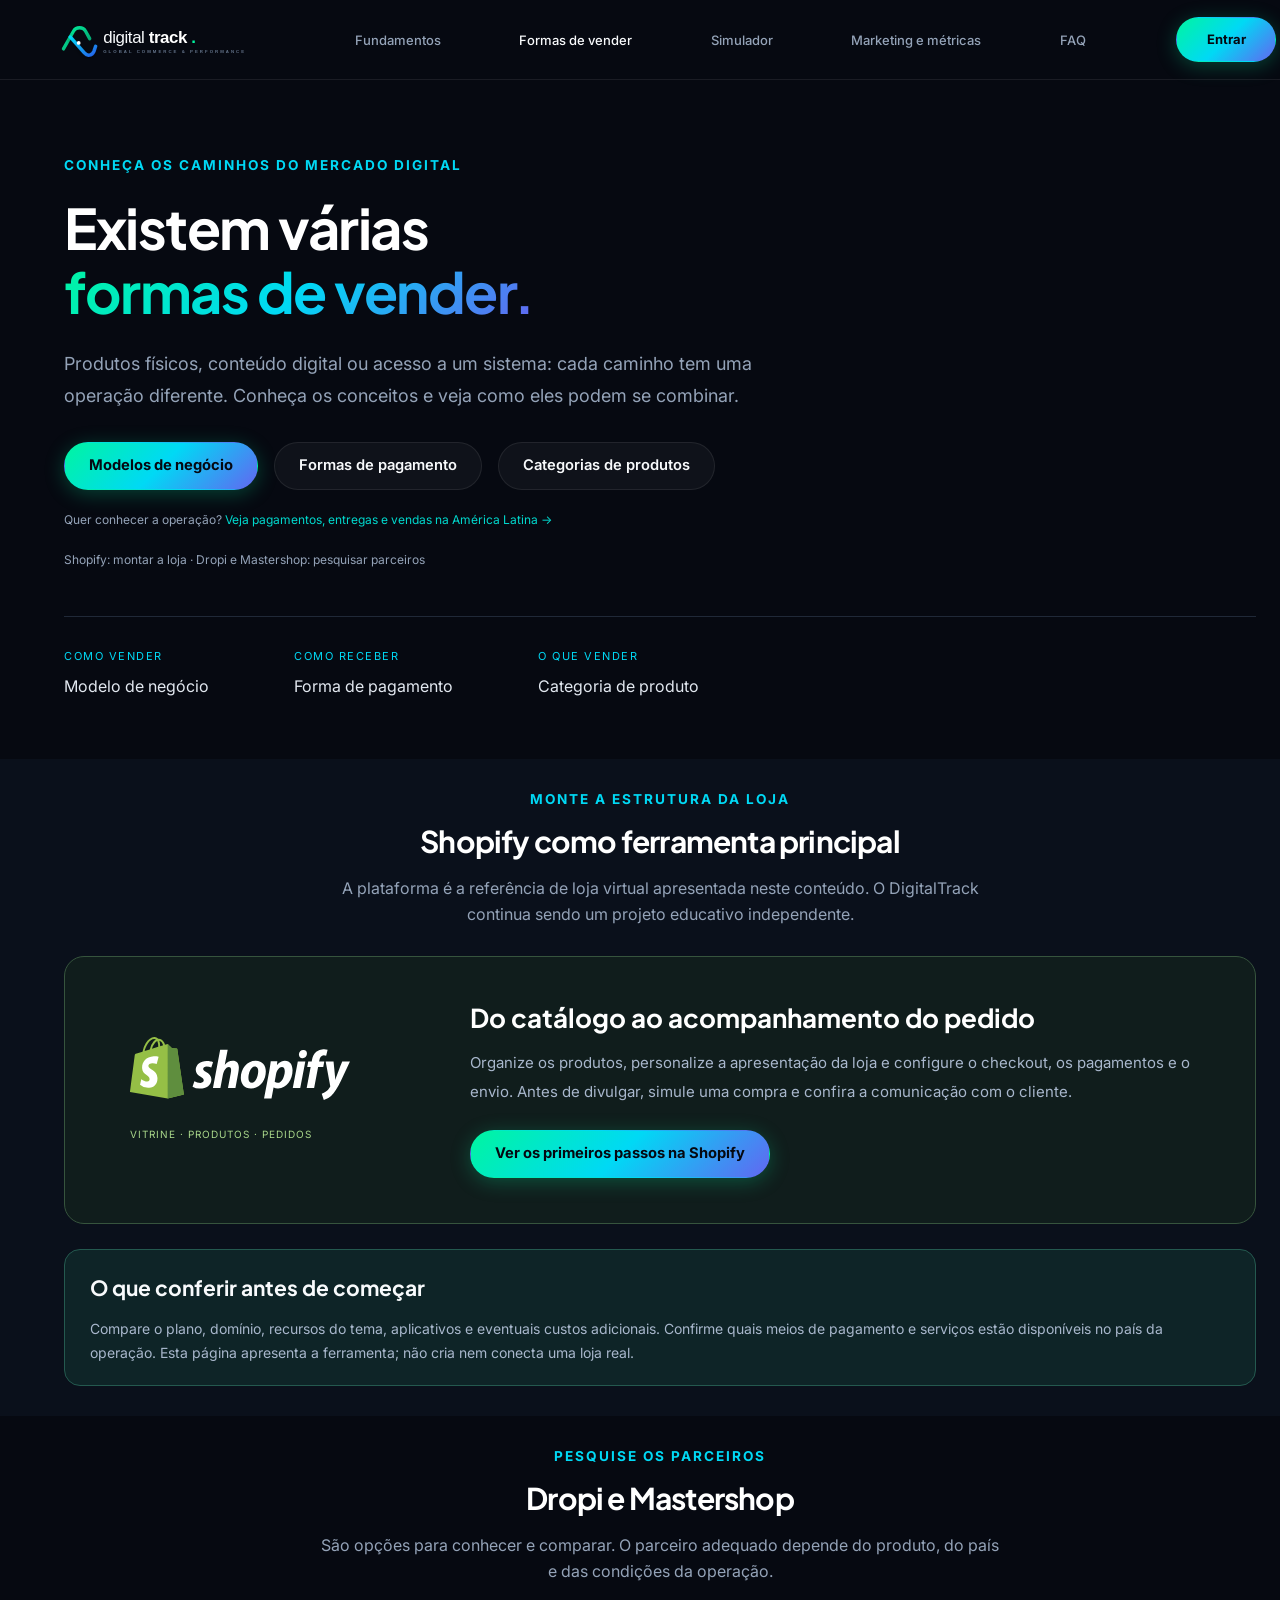
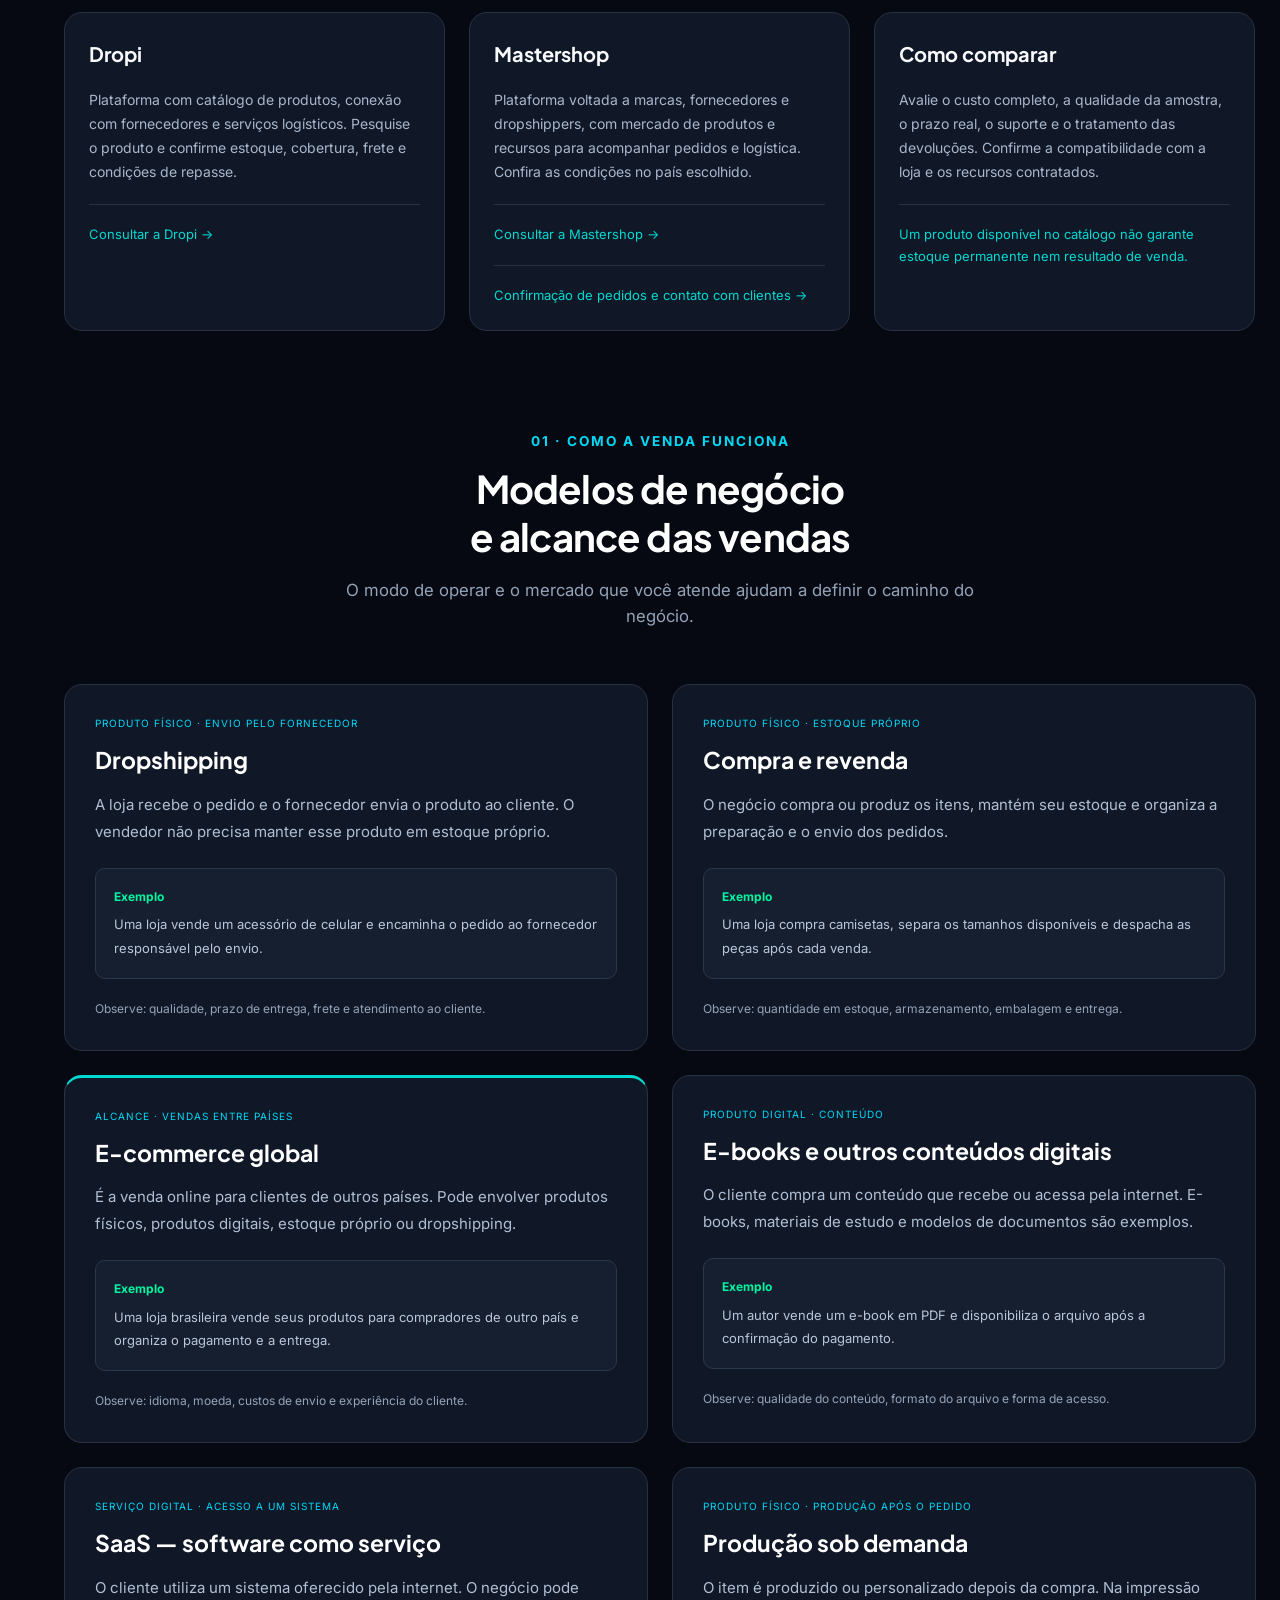
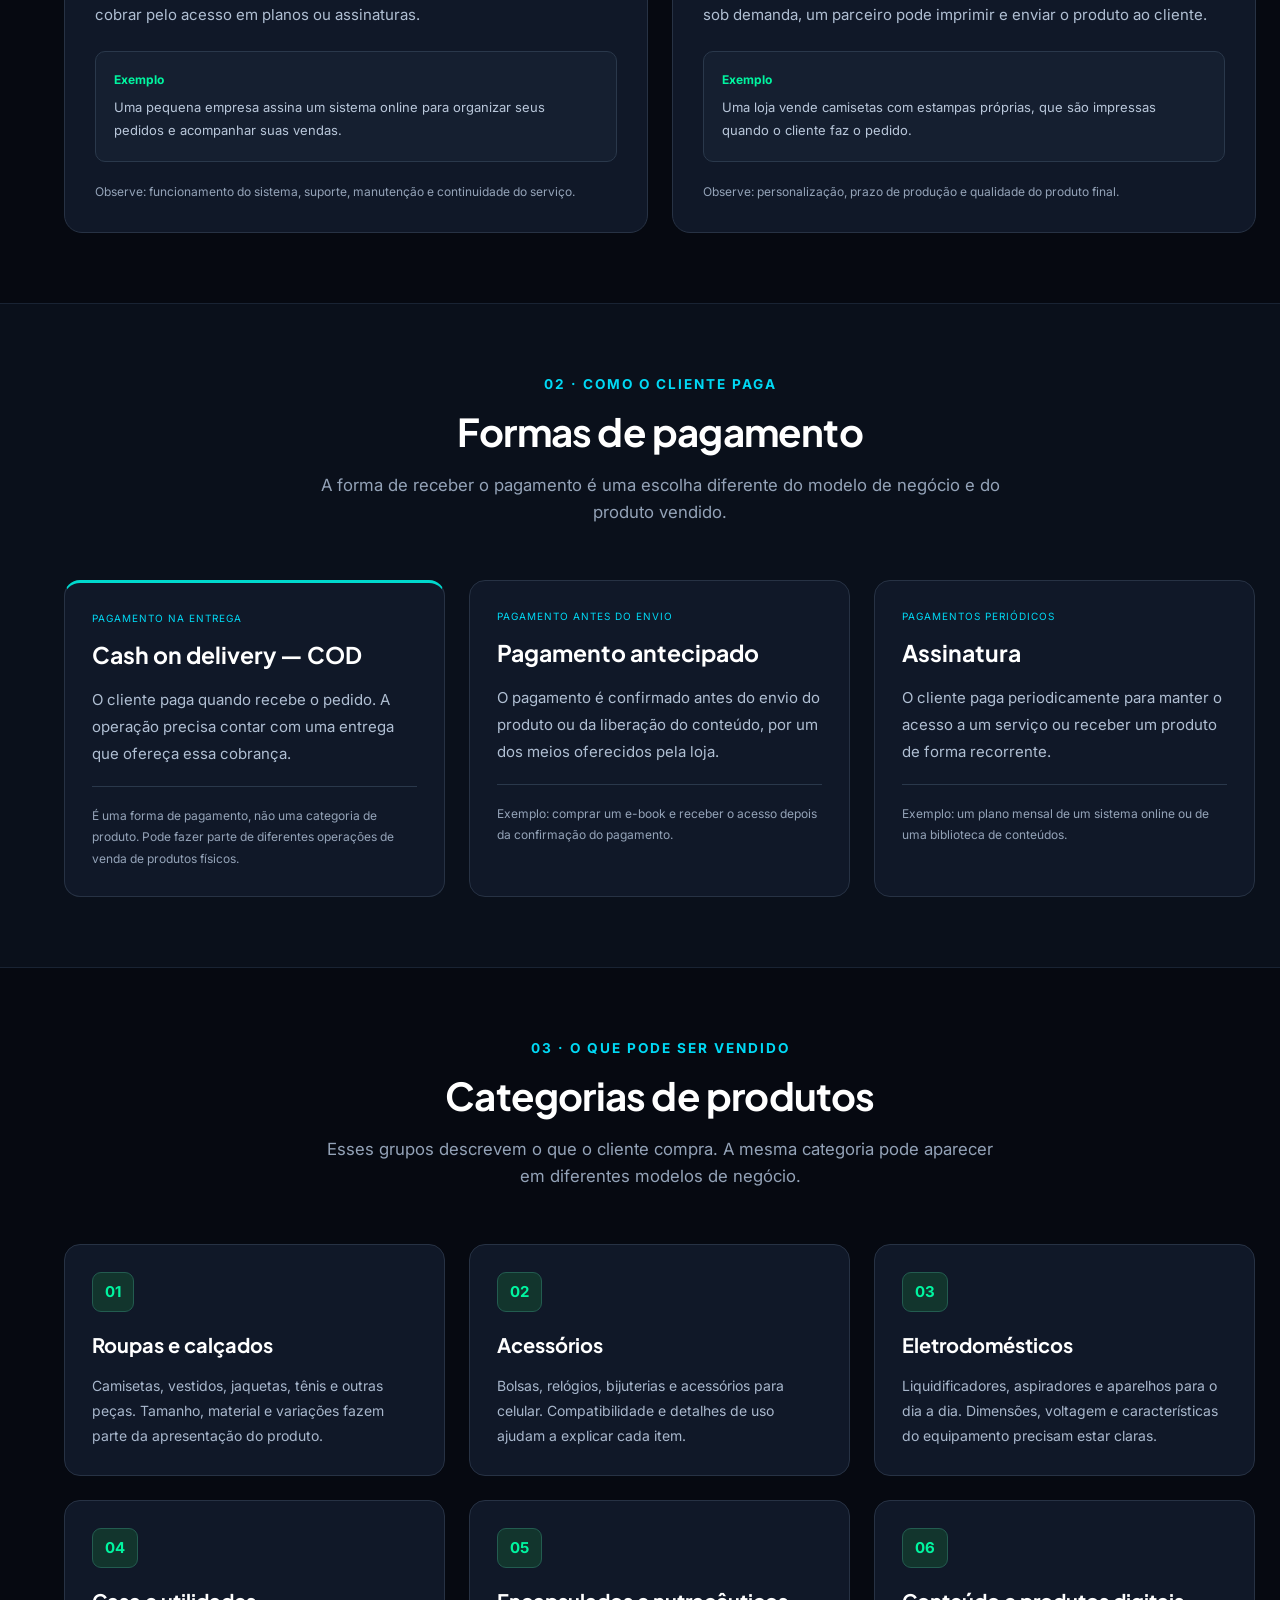
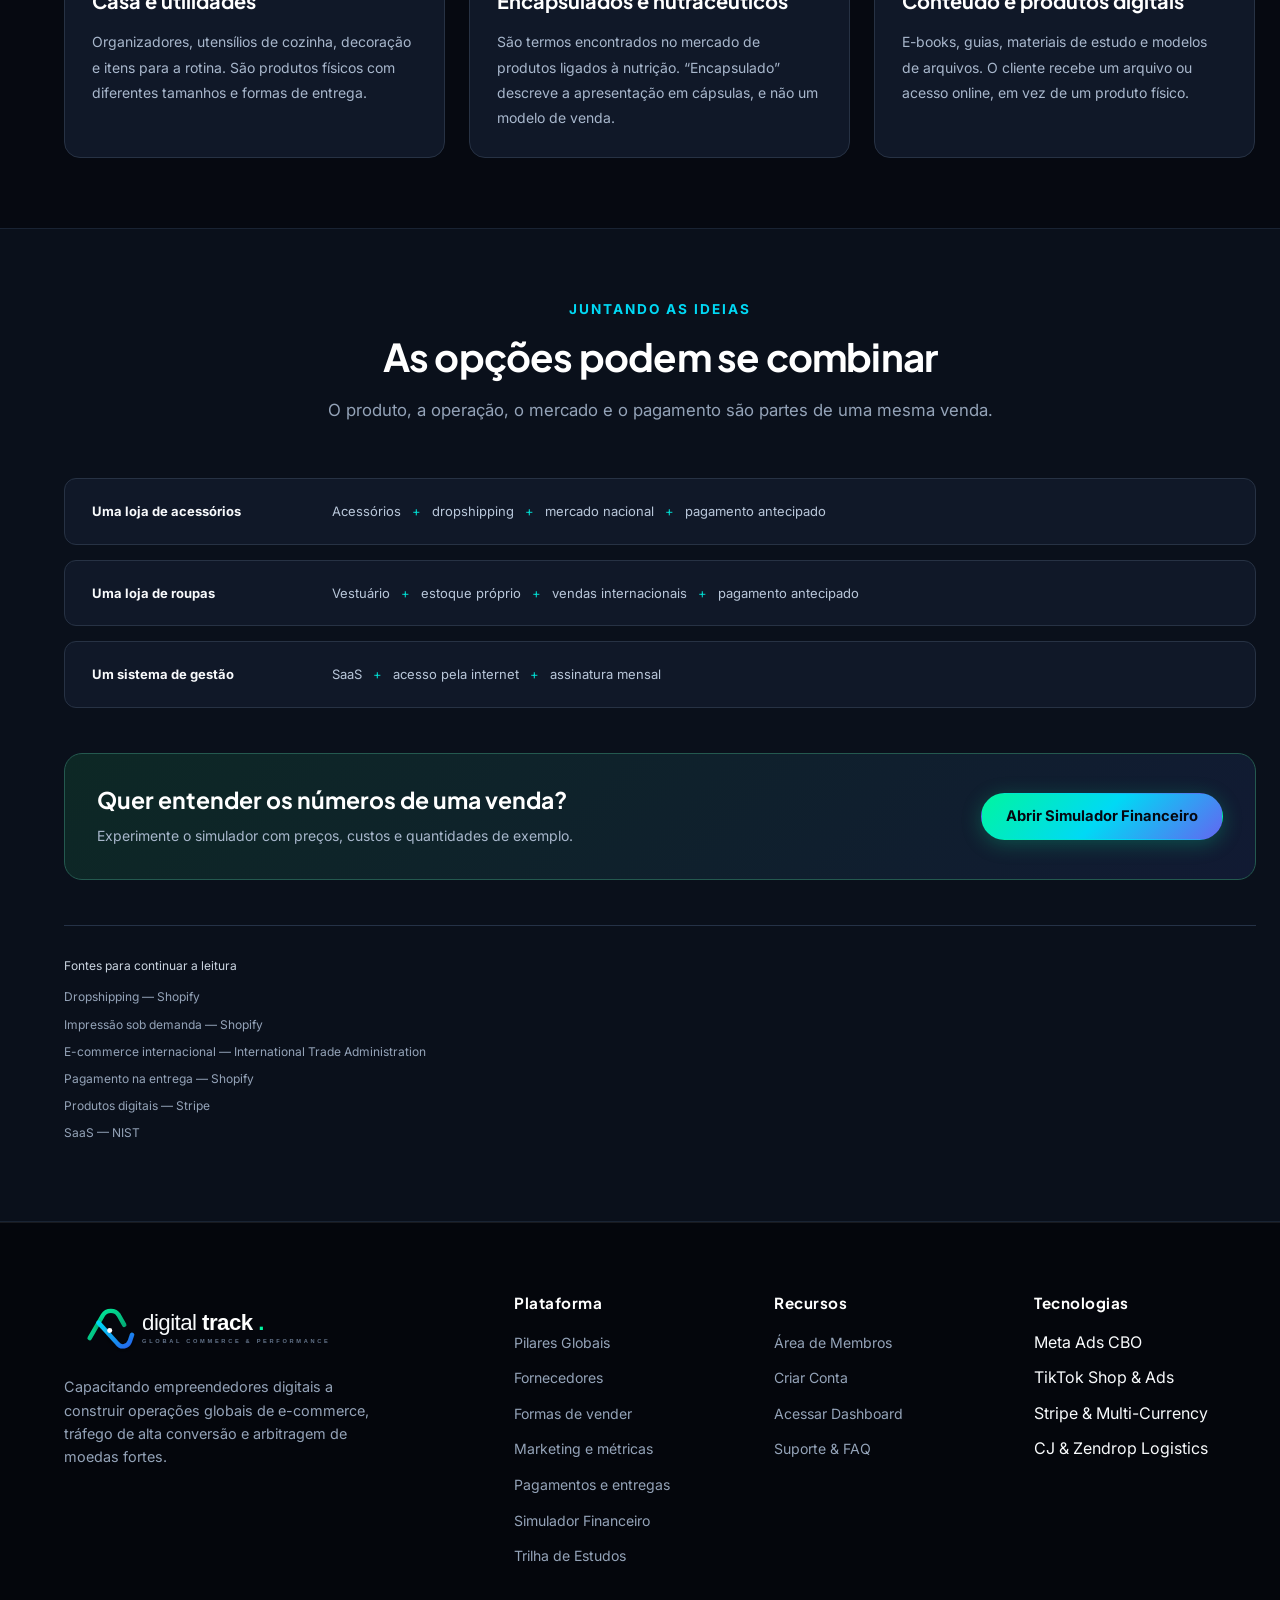
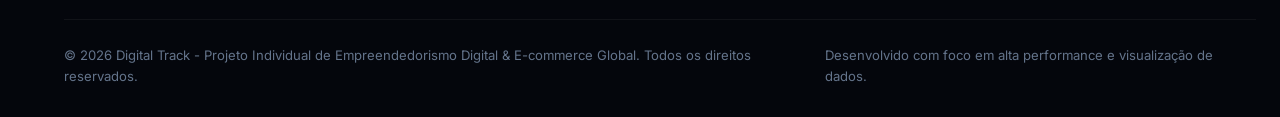
<file: public/formas-de-vender.html>
<!DOCTYPE html>
<html lang="pt-br">

<head>
    <meta charset="UTF-8">
    <meta name="description" content="Conheça dropshipping, e-commerce global, e-books, SaaS, cash on delivery e categorias de produtos.">
    <title>DigitalTrack | Formas de vender</title>
    <link rel="stylesheet" href="css/geral.css">
    <link rel="stylesheet" href="css/formas-de-vender.css">
    <link rel="stylesheet" href="css/marketing-e-metricas.css">
</head>

<body class="pagina">
    <!-- Alteração: recuo de quatro espaços por nível; estrutura e conteúdo preservados. -->
    <div class="cabecalho">
        <div class="conteudo">
            <a href="index.html" class="imagem-logo">
                <img src="assets/digitaltrack-logo.svg" alt="Digital Track Logo">
            </a>
            <div class="lista-textos menu" id="menu">
                <p class="item-texto">
                    <a href="index.html#pilares" class="item-menu">Fundamentos</a>
                </p>
                <p class="item-texto">
                    <a href="formas-de-vender.html" class="item-menu selecionado" aria-current="page">Formas de vender</a>
                </p>
                <p class="item-texto">
                    <a href="calculadora.html" class="item-menu">Simulador</a>
                </p>
                <p class="item-texto">
                    <a href="marketing-e-metricas.html" class="item-menu">Marketing e métricas</a>
                </p>
                <p class="item-texto">
                    <a href="index.html#faq" class="item-menu">FAQ</a>
                </p>
            </div>
            <div class="botoes-menu">
                <a href="login.html" class="botao botao-colorido botao-pequeno botao-brilho">Entrar</a>
            </div>
        </div>
    </div>
    <div class="apresentacao-vendas">
        <div class="conteudo">
            <p class="subtitulo">CONHEÇA OS CAMINHOS DO MERCADO DIGITAL</p>
            <p class="titulo-principal titulo-vendas">Existem várias<br><span class="texto-colorido">formas de vender.</span></p>
            <p class="descricao-vendas">Produtos físicos, conteúdo digital ou acesso a um sistema: cada caminho tem uma operação diferente. Conheça os conceitos e veja como eles podem se combinar.</p>
            <div class="atalhos-vendas">
                <a class="botao botao-colorido" href="#modelos">Modelos de negócio</a>
                <a class="botao botao-contorno" href="#pagamentos">Formas de pagamento</a>
                <a class="botao botao-contorno" href="#produtos">Categorias de produtos</a>
            </div>
            <p class="detalhe-vendas">Quer conhecer a operação? <a href="pagamentos-e-entregas.html" style="color: #00d9ce;">Veja pagamentos, entregas e vendas na América Latina →</a></p>
            <p class="detalhe-vendas"><a href="#shopify">Shopify: montar a loja</a> · <a href="#plataformas-fornecedores">Dropi e Mastershop: pesquisar parceiros</a></p>
            <div class="resumo-vendas">
                <div><span>COMO VENDER</span><p>Modelo de negócio</p></div>
                <div><span>COMO RECEBER</span><p>Forma de pagamento</p></div>
                <div><span>O QUE VENDER</span><p>Categoria de produto</p></div>
            </div>
        </div>
    </div>

    <div class="grupo-marketing" id="shopify">
        <div class="conteudo">
            <div class="cabecalho-secao">
                <span class="subtitulo">MONTE A ESTRUTURA DA LOJA</span>
                <p class="titulo-grande titulo-secao">Shopify como ferramenta principal</p>
                <p class="descricao-secao">A plataforma é a referência de loja virtual apresentada neste conteúdo. O DigitalTrack continua sendo um projeto educativo independente.</p>
            </div>
            <div class="ferramenta-loja"><div class="marca-ferramenta"><a href="https://www.shopify.com/"><img src="assets/shopify-logo.svg" alt="Shopify" width="220"></a><p>VITRINE · PRODUTOS · PEDIDOS</p></div><div class="descricao-ferramenta"><p class="titulo-cartao">Do catálogo ao acompanhamento do pedido</p><p>Organize os produtos, personalize a apresentação da loja e configure o checkout, os pagamentos e o envio. Antes de divulgar, simule uma compra e confira a comunicação com o cliente.</p><a class="botao botao-colorido" href="https://help.shopify.com/en/manual/intro-to-shopify/initial-setup">Ver os primeiros passos na Shopify</a></div></div><div class="nota-marketing"><p class="titulo-cartao">O que conferir antes de começar</p><p>Compare o plano, domínio, recursos do tema, aplicativos e eventuais custos adicionais. Confirme quais meios de pagamento e serviços estão disponíveis no país da operação. Esta página apresenta a ferramenta; não cria nem conecta uma loja real.</p></div>
        </div>
    </div>
    <div class="grupo-marketing" id="plataformas-fornecedores">
        <div class="conteudo">
            <div class="cabecalho-secao">
                <span class="subtitulo">PESQUISE OS PARCEIROS</span>
                <p class="titulo-grande titulo-secao">Dropi e Mastershop</p>
                <p class="descricao-secao">São opções para conhecer e comparar. O parceiro adequado depende do produto, do país e das condições da operação.</p>
            </div>
            <div class="cartoes-marketing"><div class="cartao-marketing"><p class="titulo-cartao">Dropi</p><p>Plataforma com catálogo de produtos, conexão com fornecedores e serviços logísticos. Pesquise o produto e confirme estoque, cobertura, frete e condições de repasse.</p><p class="exemplo-marketing"><a href="https://dropi.co/">Consultar a Dropi →</a></p></div><div class="cartao-marketing"><p class="titulo-cartao">Mastershop</p><p>Plataforma voltada a marcas, fornecedores e dropshippers, com mercado de produtos e recursos para acompanhar pedidos e logística. Confira as condições no país escolhido.</p><p class="exemplo-marketing"><a href="https://mastershop.com/">Consultar a Mastershop →</a></p><p class="exemplo-marketing"><a href="pagamentos-e-entregas.html#confirmacao">Confirmação de pedidos e contato com clientes →</a></p></div><div class="cartao-marketing"><p class="titulo-cartao">Como comparar</p><p>Avalie o custo completo, a qualidade da amostra, o prazo real, o suporte e o tratamento das devoluções. Confirme a compatibilidade com a loja e os recursos contratados.</p><p class="exemplo-marketing">Um produto disponível no catálogo não garante estoque permanente nem resultado de venda.</p></div></div>
        </div>
    </div>
    <div class="grupo-vendas" id="modelos">
        <div class="conteudo">
            <div class="cabecalho-secao">
                <span class="subtitulo">01 · COMO A VENDA FUNCIONA</span>
                <p class="titulo-grande titulo-secao">Modelos de negócio<br>e alcance das vendas</p>
                <p class="descricao-secao">O modo de operar e o mercado que você atende ajudam a definir o caminho do negócio.</p>
            </div>
            <div class="cartoes-vendas">
                <div class="cartao-vendas">
                    <span class="identificacao-vendas">PRODUTO FÍSICO · ENVIO PELO FORNECEDOR</span>
                    <p class="titulo-cartao">Dropshipping</p>
                    <p class="explicacao-vendas">A loja recebe o pedido e o fornecedor envia o produto ao cliente. O vendedor não precisa manter esse produto em estoque próprio.</p>
                    <div class="exemplo-vendas"><span>Exemplo</span><p>Uma loja vende um acessório de celular e encaminha o pedido ao fornecedor responsável pelo envio.</p></div>
                    <p class="detalhe-vendas">Observe: qualidade, prazo de entrega, frete e atendimento ao cliente.</p>
                </div>
                <div class="cartao-vendas">
                    <span class="identificacao-vendas">PRODUTO FÍSICO · ESTOQUE PRÓPRIO</span>
                    <p class="titulo-cartao">Compra e revenda</p>
                    <p class="explicacao-vendas">O negócio compra ou produz os itens, mantém seu estoque e organiza a preparação e o envio dos pedidos.</p>
                    <div class="exemplo-vendas"><span>Exemplo</span><p>Uma loja compra camisetas, separa os tamanhos disponíveis e despacha as peças após cada venda.</p></div>
                    <p class="detalhe-vendas">Observe: quantidade em estoque, armazenamento, embalagem e entrega.</p>
                </div>
                <div class="cartao-vendas cartao-vendas-destaque">
                    <span class="identificacao-vendas">ALCANCE · VENDAS ENTRE PAÍSES</span>
                    <p class="titulo-cartao">E-commerce global</p>
                    <p class="explicacao-vendas">É a venda online para clientes de outros países. Pode envolver produtos físicos, produtos digitais, estoque próprio ou dropshipping.</p>
                    <div class="exemplo-vendas"><span>Exemplo</span><p>Uma loja brasileira vende seus produtos para compradores de outro país e organiza o pagamento e a entrega.</p></div>
                    <p class="detalhe-vendas">Observe: idioma, moeda, custos de envio e experiência do cliente.</p>
                </div>
                <div class="cartao-vendas">
                    <span class="identificacao-vendas">PRODUTO DIGITAL · CONTEÚDO</span>
                    <p class="titulo-cartao">E-books e outros conteúdos digitais</p>
                    <p class="explicacao-vendas">O cliente compra um conteúdo que recebe ou acessa pela internet. E-books, materiais de estudo e modelos de documentos são exemplos.</p>
                    <div class="exemplo-vendas"><span>Exemplo</span><p>Um autor vende um e-book em PDF e disponibiliza o arquivo após a confirmação do pagamento.</p></div>
                    <p class="detalhe-vendas">Observe: qualidade do conteúdo, formato do arquivo e forma de acesso.</p>
                </div>
                <div class="cartao-vendas">
                    <span class="identificacao-vendas">SERVIÇO DIGITAL · ACESSO A UM SISTEMA</span>
                    <p class="titulo-cartao">SaaS — software como serviço</p>
                    <p class="explicacao-vendas">O cliente utiliza um sistema oferecido pela internet. O negócio pode cobrar pelo acesso em planos ou assinaturas.</p>
                    <div class="exemplo-vendas"><span>Exemplo</span><p>Uma pequena empresa assina um sistema online para organizar seus pedidos e acompanhar suas vendas.</p></div>
                    <p class="detalhe-vendas">Observe: funcionamento do sistema, suporte, manutenção e continuidade do serviço.</p>
                </div>
                <div class="cartao-vendas">
                    <span class="identificacao-vendas">PRODUTO FÍSICO · PRODUÇÃO APÓS O PEDIDO</span>
                    <p class="titulo-cartao">Produção sob demanda</p>
                    <p class="explicacao-vendas">O item é produzido ou personalizado depois da compra. Na impressão sob demanda, um parceiro pode imprimir e enviar o produto ao cliente.</p>
                    <div class="exemplo-vendas"><span>Exemplo</span><p>Uma loja vende camisetas com estampas próprias, que são impressas quando o cliente faz o pedido.</p></div>
                    <p class="detalhe-vendas">Observe: personalização, prazo de produção e qualidade do produto final.</p>
                </div>
            </div>
        </div>
    </div>

    <div class="grupo-vendas grupo-pagamentos" id="pagamentos">
        <div class="conteudo">
            <div class="cabecalho-secao">
                <span class="subtitulo">02 · COMO O CLIENTE PAGA</span>
                <p class="titulo-grande titulo-secao">Formas de pagamento</p>
                <p class="descricao-secao">A forma de receber o pagamento é uma escolha diferente do modelo de negócio e do produto vendido.</p>
            </div>
            <div class="cartoes-pagamentos">
                <div class="cartao-pagamento cartao-vendas-destaque">
                    <span class="identificacao-vendas">PAGAMENTO NA ENTREGA</span>
                    <p class="titulo-cartao">Cash on delivery — COD</p>
                    <p class="explicacao-pagamento">O cliente paga quando recebe o pedido. A operação precisa contar com uma entrega que ofereça essa cobrança.</p>
                    <p class="detalhe-vendas">É uma forma de pagamento, não uma categoria de produto. Pode fazer parte de diferentes operações de venda de produtos físicos.</p>
                </div>
                <div class="cartao-pagamento">
                    <span class="identificacao-vendas">PAGAMENTO ANTES DO ENVIO</span>
                    <p class="titulo-cartao">Pagamento antecipado</p>
                    <p class="explicacao-pagamento">O pagamento é confirmado antes do envio do produto ou da liberação do conteúdo, por um dos meios oferecidos pela loja.</p>
                    <p class="detalhe-vendas">Exemplo: comprar um e-book e receber o acesso depois da confirmação do pagamento.</p>
                </div>
                <div class="cartao-pagamento">
                    <span class="identificacao-vendas">PAGAMENTOS PERIÓDICOS</span>
                    <p class="titulo-cartao">Assinatura</p>
                    <p class="explicacao-pagamento">O cliente paga periodicamente para manter o acesso a um serviço ou receber um produto de forma recorrente.</p>
                    <p class="detalhe-vendas">Exemplo: um plano mensal de um sistema online ou de uma biblioteca de conteúdos.</p>
                </div>
            </div>
        </div>
    </div>

    <div class="grupo-vendas" id="produtos">
        <div class="conteudo">
            <div class="cabecalho-secao">
                <span class="subtitulo">03 · O QUE PODE SER VENDIDO</span>
                <p class="titulo-grande titulo-secao">Categorias de produtos</p>
                <p class="descricao-secao">Esses grupos descrevem o que o cliente compra. A mesma categoria pode aparecer em diferentes modelos de negócio.</p>
            </div>
            <div class="cartoes-produtos">
                <div class="cartao-produto"><span class="numero-produto">01</span><p class="titulo-cartao">Roupas e calçados</p><p class="explicacao-pagamento">Camisetas, vestidos, jaquetas, tênis e outras peças. Tamanho, material e variações fazem parte da apresentação do produto.</p></div>
                <div class="cartao-produto"><span class="numero-produto">02</span><p class="titulo-cartao">Acessórios</p><p class="explicacao-pagamento">Bolsas, relógios, bijuterias e acessórios para celular. Compatibilidade e detalhes de uso ajudam a explicar cada item.</p></div>
                <div class="cartao-produto"><span class="numero-produto">03</span><p class="titulo-cartao">Eletrodomésticos</p><p class="explicacao-pagamento">Liquidificadores, aspiradores e aparelhos para o dia a dia. Dimensões, voltagem e características do equipamento precisam estar claras.</p></div>
                <div class="cartao-produto"><span class="numero-produto">04</span><p class="titulo-cartao">Casa e utilidades</p><p class="explicacao-pagamento">Organizadores, utensílios de cozinha, decoração e itens para a rotina. São produtos físicos com diferentes tamanhos e formas de entrega.</p></div>
                <div class="cartao-produto"><span class="numero-produto">05</span><p class="titulo-cartao">Encapsulados e nutracêuticos</p><p class="explicacao-pagamento">São termos encontrados no mercado de produtos ligados à nutrição. “Encapsulado” descreve a apresentação em cápsulas, e não um modelo de venda.</p></div>
                <div class="cartao-produto"><span class="numero-produto">06</span><p class="titulo-cartao">Conteúdo e produtos digitais</p><p class="explicacao-pagamento">E-books, guias, materiais de estudo e modelos de arquivos. O cliente recebe um arquivo ou acesso online, em vez de um produto físico.</p></div>
            </div>
        </div>
    </div>

    <div class="grupo-vendas grupo-exemplos">
        <div class="conteudo">
            <div class="cabecalho-secao">
                <span class="subtitulo">JUNTANDO AS IDEIAS</span>
                <p class="titulo-grande titulo-secao">As opções podem se combinar</p>
                <p class="descricao-secao">O produto, a operação, o mercado e o pagamento são partes de uma mesma venda.</p>
            </div>
            <div class="linha-exemplo"><p class="nome-exemplo">Uma loja de acessórios</p><p>Acessórios <span>+</span> dropshipping <span>+</span> mercado nacional <span>+</span> pagamento antecipado</p></div>
            <div class="linha-exemplo"><p class="nome-exemplo">Uma loja de roupas</p><p>Vestuário <span>+</span> estoque próprio <span>+</span> vendas internacionais <span>+</span> pagamento antecipado</p></div>
            <div class="linha-exemplo"><p class="nome-exemplo">Um sistema de gestão</p><p>SaaS <span>+</span> acesso pela internet <span>+</span> assinatura mensal</p></div>
            <div class="convite-vendas"><div><p class="titulo-cartao">Quer entender os números de uma venda?</p><p class="explicacao-pagamento">Experimente o simulador com preços, custos e quantidades de exemplo.</p></div><a class="botao botao-colorido" href="calculadora.html">Abrir Simulador Financeiro</a></div>
            <div class="fontes-vendas">
                <p>Fontes para continuar a leitura</p>
                <a href="https://help.shopify.com/en/manual/products/dropshipping/what-is-dropshipping">Dropshipping — Shopify</a>
                <a href="https://help.shopify.com/en/manual/products/dropshipping/what-is-dropshipping/types-of-dropshipping">Impressão sob demanda — Shopify</a>
                <a href="https://www.trade.gov/ecommerce-definitions">E-commerce internacional — International Trade Administration</a>
                <a href="https://help.shopify.com/en/manual/payments/manual-payments">Pagamento na entrega — Shopify</a>
                <a href="https://stripe.com/resources/more/how-to-start-a-digital-production-business">Produtos digitais — Stripe</a>
                <a href="https://csrc.nist.gov/glossary/term/Software_as_a_Service">SaaS — NIST</a>
            </div>
        </div>
    </div>
    <div class="rodape">
        <div class="conteudo">
            <div class="colunas-rodape">
                <div class="apresentacao-rodape">
                    <img src="assets/digitaltrack-logo.svg" alt="Digital Track Logo" class="logo-rodape">
                    <p>Capacitando empreendedores digitais a construir operações globais de e-commerce, tráfego de alta conversão e arbitragem de moedas fortes.</p>
                </div>
                <div class="coluna-rodape">
                    <p class="titulo-pequeno">Plataforma</p>
                    <div class="lista-textos">
                        <p class="item-texto">
                            <a href="index.html#pilares">Pilares Globais</a>
                        </p>
                        <p class="item-texto">
                            <a href="index.html#fornecedores">Fornecedores</a>
                        </p>
                        <p class="item-texto">
                            <a href="formas-de-vender.html">Formas de vender</a>
                        </p>
                        <p class="item-texto"><a href="marketing-e-metricas.html">Marketing e métricas</a></p>
                        <p class="item-texto"><a href="pagamentos-e-entregas.html">Pagamentos e entregas</a></p>
                        <p class="item-texto">
                            <a href="calculadora.html">Simulador Financeiro</a>
                        </p>
                        <p class="item-texto">
                            <a href="index.html#trilha">Trilha de Estudos</a>
                        </p>
                    </div>
                </div>
                <div class="coluna-rodape">
                    <p class="titulo-pequeno">Recursos</p>
                    <div class="lista-textos">
                        <p class="item-texto">
                            <a href="login.html">Área de Membros</a>
                        </p>
                        <p class="item-texto">
                            <a href="cadastro.html">Criar Conta</a>
                        </p>
                        <p class="item-texto">
                            <a href="login.html">Acessar Dashboard</a>
                        </p>
                        <p class="item-texto">
                            <a href="index.html#faq">Suporte &amp; FAQ</a>
                        </p>
                    </div>
                </div>
                <div class="coluna-rodape">
                    <p class="titulo-pequeno">Tecnologias</p>
                    <div class="lista-textos">
                        <p class="item-texto">
                            <span>Meta Ads CBO</span>
                        </p>
                        <p class="item-texto">
                            <span>TikTok Shop &amp; Ads</span>
                        </p>
                        <p class="item-texto">
                            <span>Stripe &amp; Multi-Currency</span>
                        </p>
                        <p class="item-texto">
                            <span>CJ &amp; Zendrop Logistics</span>
                        </p>
                    </div>
                </div>
            </div>
            <div class="final-rodape">
                <p>© 2026 Digital Track - Projeto Individual de Empreendedorismo Digital &amp; E-commerce Global. Todos os direitos reservados.</p>
                <p>Desenvolvido com foco em alta performance e visualização de dados.</p>
            </div>
        </div>
    </div>
</body>

</html>
</file>
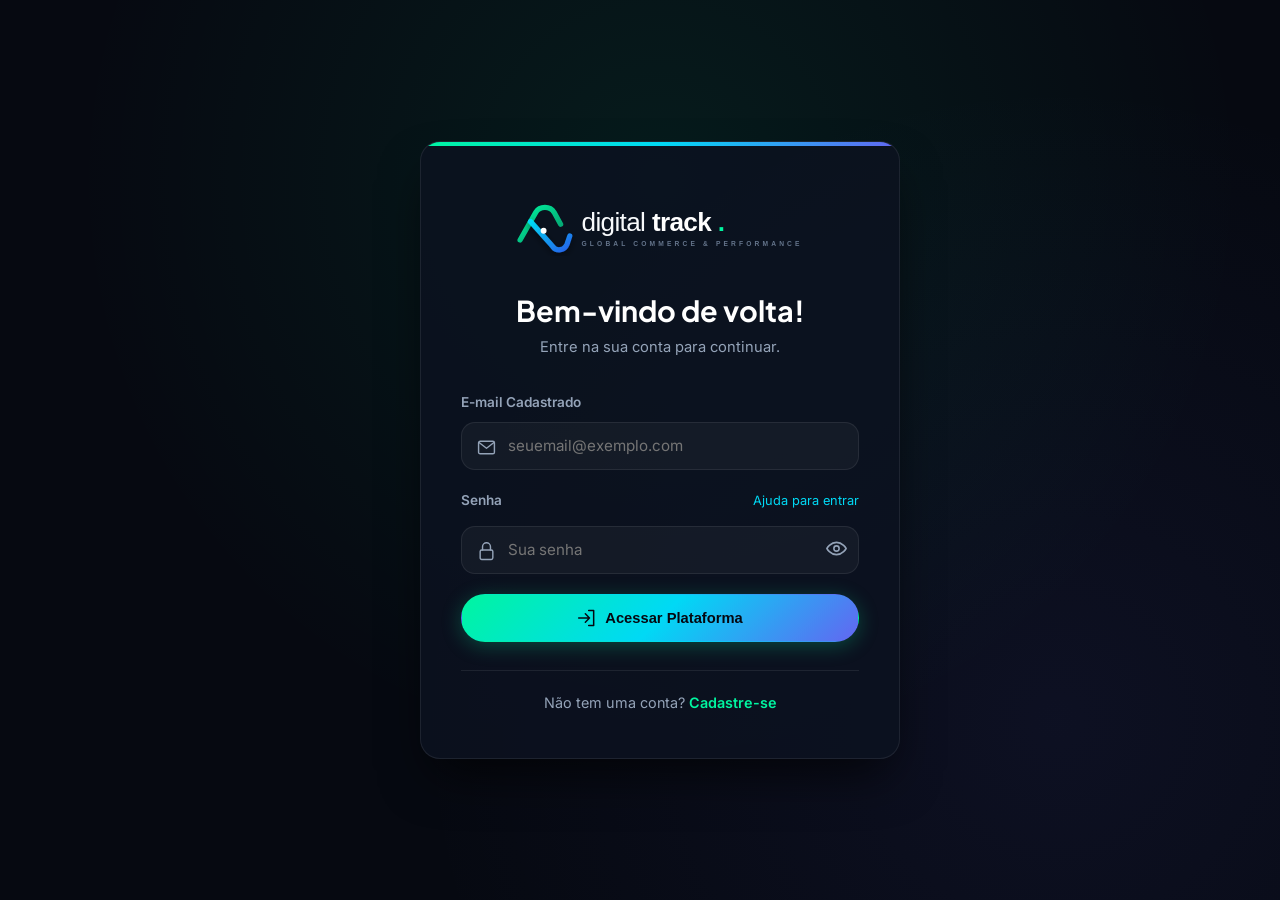
<file: public/login.html>
<!DOCTYPE html>
<html lang="pt-BR">

<head>
    <meta charset="UTF-8">
    <script src="js/abrir-servidor.js"></script>
    <title>Digital Track | Login</title>
    <link rel="stylesheet" href="css/geral.css">
    <link rel="stylesheet" href="css/login.css">
</head>

<body class="pagina pagina-acesso" onload="verificarBloqueio()">
    <!-- Alteração: recuo de quatro espaços por nível; estrutura e conteúdo preservados. -->
    <div class="area-acesso">
        <div class="caixa-acesso">
            <div class="faixa-colorida"></div>
            <div class="cabecalho-acesso">
                <a href="index.html" class="imagem-acesso">
                    <img src="assets/digitaltrack-logo.svg" alt="Digital Track Logo">
                </a>
                <p class="titulo-grande titulo-acesso">Bem-vindo de volta!</p>
                <p class="descricao-acesso">Entre na sua conta para continuar.</p>
            </div>
            <div class="mensagem" id="msg_senha" role="status" aria-live="polite">
                <img class="icone" src="assets/icones/atencao-94a3b8.svg" alt="">
                <span id="texto_mensagem">Mensagem de aviso</span>
            </div>
            <!-- Alteração: aspas simples nos eventos para o editor reconhecer o JavaScript. -->
            <div class="campos-acesso" onkeydown="if (event.key == 'Enter') { event.preventDefault(); entrar(); }">
                <div class="campo">
                    <label>E-mail Cadastrado</label>
                    <div class="caixa-campo">
                        <input type="text" id="ipt_email" class="entrada-acesso" placeholder="seuemail@exemplo.com" required autocomplete="username" maxlength="100" aria-label="E-mail">
                        <img class="icone icone-campo" src="assets/icones/envelope-94a3b8.svg" alt="">
                    </div>
                </div>
                <div class="campo">
                    <!-- Alteração: os estilos deste grupo estão em login.css. -->
                    <div class="cabecalho-senha">
                        <label class="rotulo-senha">Senha</label>
                        <button onclick="ajudarSenha()" class="acesso-ajuda" type="button">Ajuda para entrar</button>
                    </div>
                    <div class="caixa-campo">
                        <input type="password" id="ipt_senha" class="entrada-acesso" placeholder="Sua senha" required autocomplete="current-password" maxlength="128" aria-label="Senha">
                        <img class="icone icone-campo" src="assets/icones/cadeado-94a3b8.svg" alt="">
                        <button type="button" class="botao-senha" aria-label="Mostrar senha" aria-pressed="false" onclick="mostrarSenha('ipt_senha', this)">
                            <img class="icone" src="assets/icones/olho-94a3b8.svg" alt="">
                        </button>
                    </div>
                </div>
                <button type="button" class="botao botao-colorido botao-brilho" onclick="entrar()" id="btn_entrar">
                    <img class="icone" src="assets/icones/entrar-050811.svg" alt="">
                    Acessar Plataforma
                </button>
            </div>
            <div class="acessos">
                Não tem uma conta?
                <a href="cadastro.html">Cadastre-se</a>
            </div>
        </div>
    </div>
    <script src="js/validacoes.js"></script>
    <script src="js/acesso.js"></script>
</body>

</html>
</file>
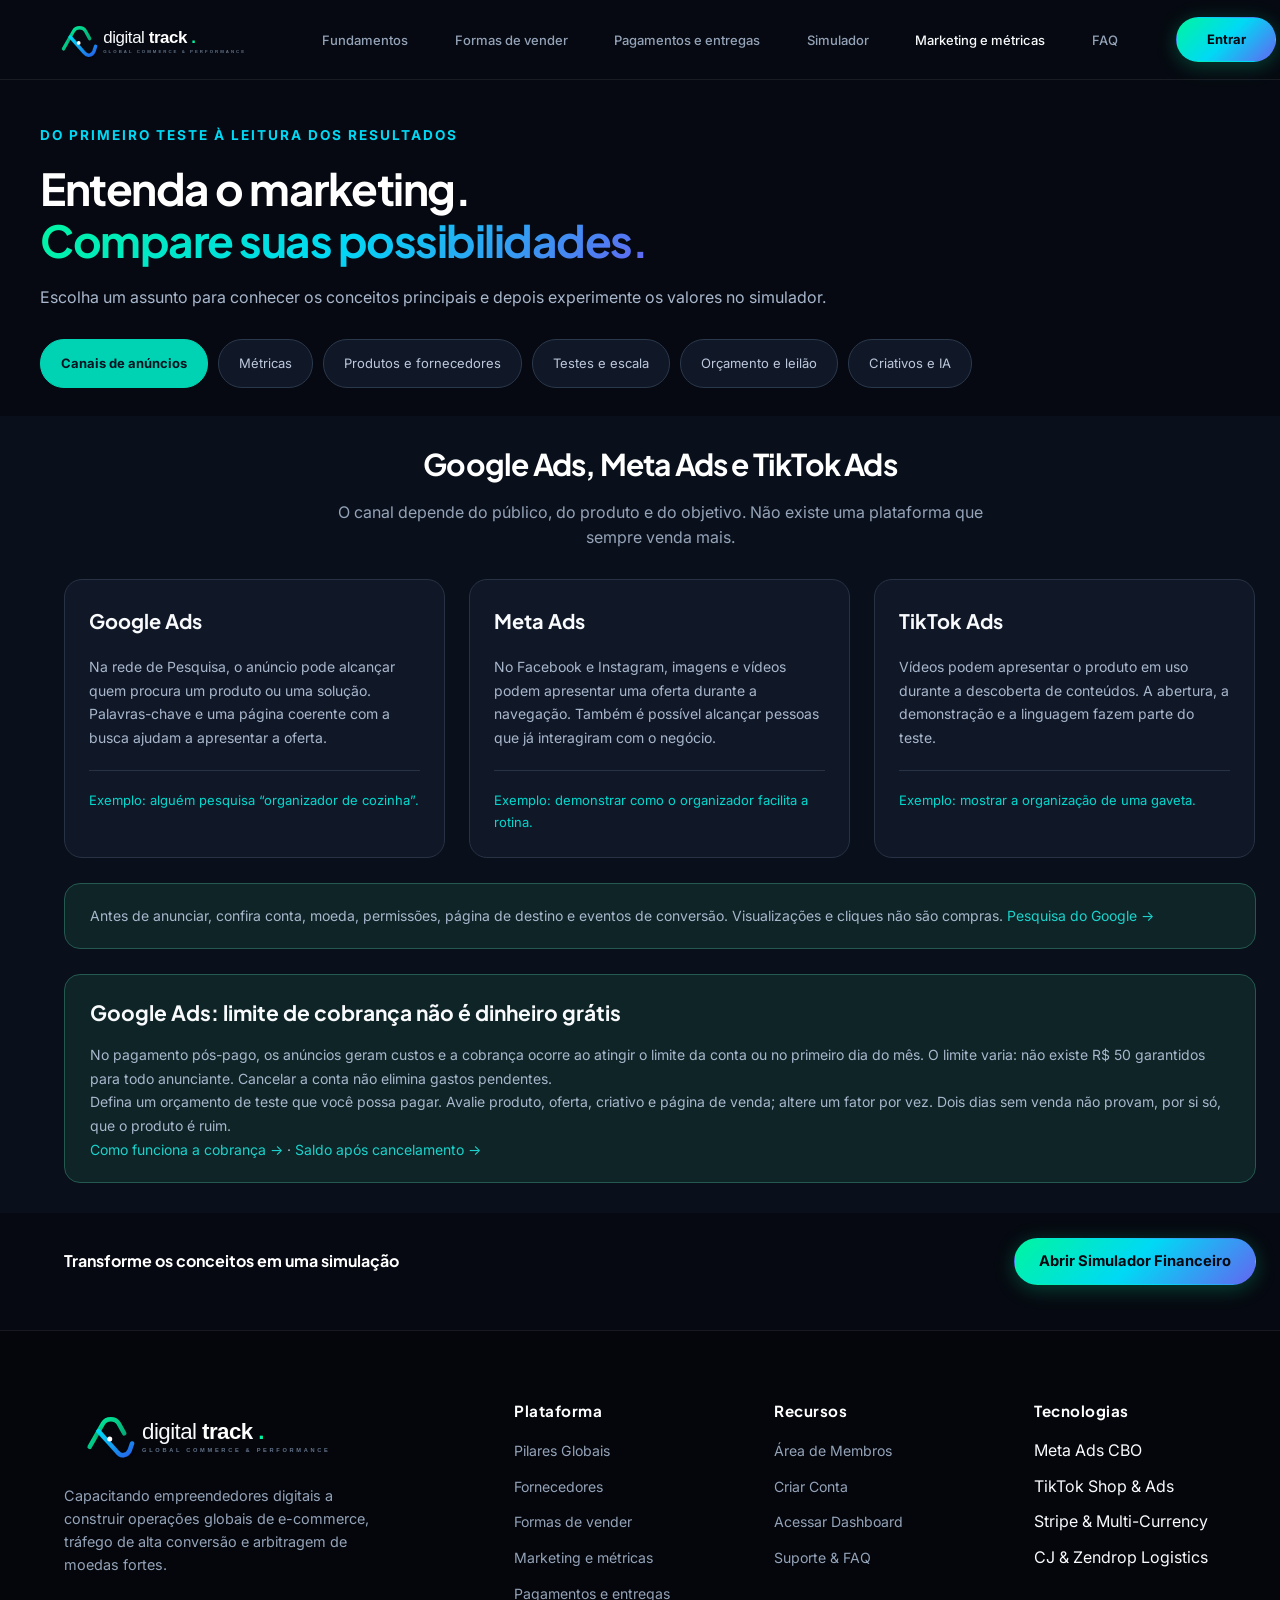
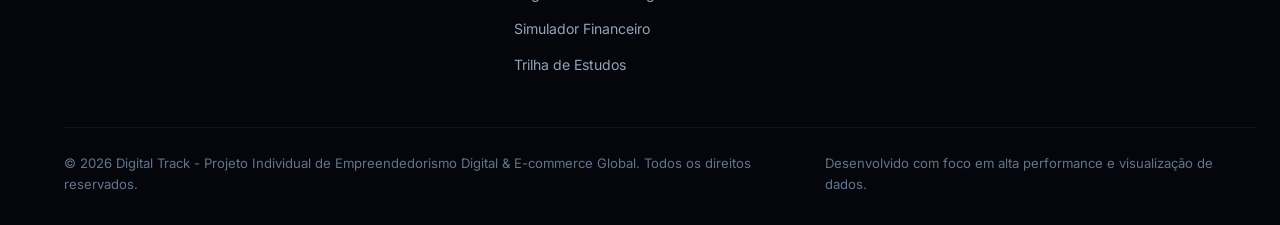
<file: public/marketing-e-metricas.html>
<!DOCTYPE html>
<html lang="pt-br">

<head>
    <meta charset="UTF-8">
    <meta name="description" content="Aprenda sobre anúncios, métricas, pesquisa de produtos, fornecedores, validação e escala.">
    <title>DigitalTrack | Marketing e métricas</title>
    <link rel="stylesheet" href="css/geral.css">
    <link rel="stylesheet" href="css/marketing-e-metricas.css">
</head>

<body class="pagina">
    <!-- Alteração: recuo de quatro espaços por nível; estrutura e conteúdo preservados. -->
    <div class="cabecalho">
        <div class="conteudo">
            <a href="index.html" class="imagem-logo">
                <img src="assets/digitaltrack-logo.svg" alt="Digital Track Logo">
            </a>
            <div class="lista-textos menu" id="menu">
                <p class="item-texto">
                    <a href="index.html#pilares" class="item-menu">Fundamentos</a>
                </p>
                <p class="item-texto">
                    <a href="formas-de-vender.html" class="item-menu">Formas de vender</a>
                </p>
                <p class="item-texto">
                    <a href="pagamentos-e-entregas.html" class="item-menu">Pagamentos e entregas</a>
                </p>
                <p class="item-texto">
                    <a href="calculadora.html" class="item-menu">Simulador</a>
                </p>
                <p class="item-texto">
                    <a href="marketing-e-metricas.html" class="item-menu selecionado" aria-current="page">Marketing e métricas</a>
                </p>
                <p class="item-texto">
                    <a href="index.html#faq" class="item-menu">FAQ</a>
                </p>
            </div>
            <div class="botoes-menu">
                <a href="login.html" class="botao botao-colorido botao-pequeno botao-brilho">Entrar</a>
            </div>
        </div>
    </div>
    <div class="apresentacao-marketing conteudo">
        <span class="subtitulo">DO PRIMEIRO TESTE À LEITURA DOS RESULTADOS</span>
        <p class="titulo-principal titulo-marketing">Entenda o marketing.<br><span class="texto-colorido">Compare suas possibilidades.</span></p>
        <p class="descricao-marketing">Escolha um assunto para conhecer os conceitos principais e depois experimente os valores no simulador.</p>
        <div class="abas-marketing" aria-label="Assuntos de marketing">
            <button type="button" id="aba_plataformas" onclick="abrirAssunto('plataformas')">Canais de anúncios</button>
            <button type="button" id="aba_metricas" onclick="abrirAssunto('metricas')">Métricas</button>
            <button type="button" id="aba_produtos" onclick="abrirAssunto('produtos')">Produtos e fornecedores</button>
            <button type="button" id="aba_escala" onclick="abrirAssunto('escala')">Testes e escala</button>
            <button type="button" id="aba_orcamento" onclick="abrirAssunto('orcamento')">Orçamento e leilão</button>
            <button type="button" id="aba_videos" onclick="abrirAssunto('videos')">Criativos e IA</button>
        </div>
    </div>
    <div class="grupo-marketing" id="plataformas">
        <div class="conteudo">
            <div class="cabecalho-secao">
                <p class="titulo-grande titulo-secao">Google Ads, Meta Ads e TikTok Ads</p>
                <p class="descricao-secao">O canal depende do público, do produto e do objetivo. Não existe uma plataforma que sempre venda mais.</p>
            </div>
            <div class="cartoes-marketing">
                <div class="cartao-marketing">
                    <p class="titulo-cartao">Google Ads</p>
                    <p>Na rede de Pesquisa, o anúncio pode alcançar quem procura um produto ou uma solução. Palavras-chave e uma página coerente com a busca ajudam a apresentar a oferta.</p>
                    <p class="exemplo-marketing">Exemplo: alguém pesquisa “organizador de cozinha”.</p>
                </div>
                <div class="cartao-marketing">
                    <p class="titulo-cartao">Meta Ads</p>
                    <p>No Facebook e Instagram, imagens e vídeos podem apresentar uma oferta durante a navegação. Também é possível alcançar pessoas que já interagiram com o negócio.</p>
                    <p class="exemplo-marketing">Exemplo: demonstrar como o organizador facilita a rotina.</p>
                </div>
                <div class="cartao-marketing">
                    <p class="titulo-cartao">TikTok Ads</p>
                    <p>Vídeos podem apresentar o produto em uso durante a descoberta de conteúdos. A abertura, a demonstração e a linguagem fazem parte do teste.</p>
                    <p class="exemplo-marketing">Exemplo: mostrar a organização de uma gaveta.</p>
                </div>
            </div>
            <div class="nota-marketing">
                <p>Antes de anunciar, confira conta, moeda, permissões, página de destino e eventos de conversão. Visualizações e cliques não são compras. <a href="https://support.google.com/google-ads/answer/1722047?hl=pt-BR">Pesquisa do Google →</a></p>
            </div>
            <div class="nota-marketing">
                <p class="titulo-cartao">Google Ads: limite de cobrança não é dinheiro grátis</p>
                <p>No pagamento pós-pago, os anúncios geram custos e a cobrança ocorre ao atingir o limite da conta ou no primeiro dia do mês. O limite varia: não existe R$ 50 garantidos para todo anunciante. Cancelar a conta não elimina gastos pendentes.</p>
                <p>Defina um orçamento de teste que você possa pagar. Avalie produto, oferta, criativo e página de venda; altere um fator por vez. Dois dias sem venda não provam, por si só, que o produto é ruim.</p>
                <p><a href="https://support.google.com/google-ads/answer/6311?hl=pt-BR">Como funciona a cobrança →</a> · <a href="https://support.google.com/google-ads/answer/7541105?hl=pt-BR">Saldo após cancelamento →</a></p>
            </div>
        </div>
    </div>
    <div class="grupo-marketing" id="metricas">
        <div class="conteudo">
            <div class="cabecalho-secao">
                <p class="titulo-grande titulo-secao">Métricas que ajudam a decidir</p>
                <p class="descricao-secao">Compare o mesmo período, a mesma moeda e a mesma definição de conversão.</p>
            </div>
            <div class="cartoes-marketing">
                <div class="cartao-marketing">
                    <p class="titulo-cartao">CTR · taxa de cliques</p>
                    <p>Cliques ÷ impressões × 100. Mostra a proporção de exibições que receberam cliques.</p>
                    <p class="exemplo-marketing">100 cliques em 5.000 impressões = 2%.</p>
                </div>
                <div class="cartao-marketing">
                    <p class="titulo-cartao">CPC · custo por clique</p>
                    <p>Gasto em anúncios ÷ cliques. Indica o custo médio de um clique.</p>
                    <p class="exemplo-marketing">R$ 200 em 100 cliques = R$ 2 por clique.</p>
                </div>
                <div class="cartao-marketing">
                    <p class="titulo-cartao">CPA · custo por compra</p>
                    <p>Gasto em anúncios ÷ compras atribuídas. Compare com o que sobra da venda antes de pagar o anúncio.</p>
                    <p class="exemplo-marketing">R$ 200 em 10 compras = R$ 20 por compra.</p>
                </div>
                <div class="cartao-marketing">
                    <p class="titulo-cartao">Conversão em compra</p>
                    <p>Compras ÷ visitas à loja × 100. A base usada no relatório deve ser conferida.</p>
                    <p class="exemplo-marketing">10 compras em 100 visitas = 10%.</p>
                </div>
                <div class="cartao-marketing">
                    <p class="titulo-cartao">ROAS · retorno dos anúncios</p>
                    <p>Receita atribuída aos anúncios ÷ gasto em anúncios. Mede receita, não lucro.</p>
                    <p class="exemplo-marketing">R$ 600 de receita ÷ R$ 200 em anúncios = 3x.</p>
                </div>
                <div class="cartao-marketing">
                    <p class="titulo-cartao">Resultado e margem</p>
                    <p>Resultado = faturamento − custos informados. Margem = resultado ÷ faturamento × 100.</p>
                    <p class="exemplo-marketing">R$ 1.000 de receita e R$ 800 de custos deixam R$ 200 e margem de 20%.</p>
                </div>
            </div>
            <div class="nota-marketing">
                <p>Não existe CTR, CPA ou ROAS ideal para todos os negócios. Considere produto, frete, taxas, devoluções e demais custos. <a href="https://support.google.com/google-ads/answer/9451527?hl=pt-BR">Leitura das métricas →</a></p>
            </div>
        </div>
    </div>
    <div class="grupo-marketing" id="produtos">
        <div class="conteudo">
            <div class="cabecalho-secao">
                <p class="titulo-grande titulo-secao">Da pesquisa ao fornecedor</p>
                <p class="descricao-secao">Mineração é pesquisar oportunidades; validação depende de testes e resultados reais.</p>
            </div>
            <div class="cartoes-marketing">
                <div class="cartao-marketing">
                    <p class="titulo-cartao">Encontre uma necessidade</p>
                    <p>Observe dúvidas, avaliações e problemas dos clientes. Pesquise tendências e anúncios para levantar ideias, sem confundir popularidade com lucro.</p>
                    <p class="exemplo-marketing">Google Trends, Biblioteca de Anúncios da Meta e TikTok Creative Center podem apoiar a pesquisa.</p>
                </div>
                <div class="cartao-marketing">
                    <p class="titulo-cartao">Compare a oferta</p>
                    <p>Avalie utilidade, diferenciais, preço e entrega. Monte uma mensagem clara e um teste com limite de gasto. Registre as compras e os custos reais.</p>
                    <p class="exemplo-marketing">Um anúncio ativo ou um produto viral não comprovam vendas lucrativas.</p>
                </div>
                <div class="cartao-marketing">
                    <p class="titulo-cartao">Confira o fornecedor</p>
                    <p>Compare especificações, estoque, preço, frete, prazo, atendimento e devoluções. Peça uma amostra e confirme as condições por escrito.</p>
                    <p class="exemplo-marketing">Dropi e Mastershop são opções para pesquisar e comparar conforme o país e o produto.</p>
                </div>
            </div>
            <div class="nota-marketing">
                <p><span id="fornecedores"></span>Conheça também <a href="formas-de-vender.html">os modelos de venda →</a> e <a href="pagamentos-e-entregas.html">pagamentos e entregas →</a>.</p>
            </div>
        </div>
    </div>
    <div class="grupo-marketing" id="escala">
        <div class="conteudo">
            <div class="cabecalho-secao">
                <p class="titulo-grande titulo-secao">Testar, comparar e crescer</p>
                <p class="descricao-secao">Antes de ampliar a operação, acompanhe compras, custos, margem e capacidade de entrega.</p>
            </div>
            <div class="cartoes-marketing">
                <div class="cartao-marketing">
                    <p class="titulo-cartao">Validar uma oferta</p>
                    <p>Use compras reais em períodos comparáveis. Avalie CPA, resultado, cancelamentos e qualidade da entrega. Uma venda isolada não demonstra consistência.</p>
                    <p class="exemplo-marketing">As simulações do DigitalTrack comparam hipóteses; não validam uma campanha real.</p>
                </div>
                <div class="cartao-marketing">
                    <p class="titulo-cartao">Escala vertical</p>
                    <p>Aumentar o orçamento de uma estrutura existente para buscar mais volume. Acompanhe se o custo por compra e o resultado continuam compatíveis com a operação.</p>
                    <p class="exemplo-marketing">Não existe um aumento fixo de 20% que garanta manter o desempenho.</p>
                </div>
                <div class="cartao-marketing">
                    <p class="titulo-cartao">Escala horizontal</p>
                    <p>Expandir os testes para outros públicos, criativos ou mercados. Uma cópia pode ser o ponto de partida, mas precisa de uma hipótese clara e avaliação própria.</p>
                    <p class="exemplo-marketing">Duplicar campanhas não garante novas vendas nem preserva o aprendizado da original.</p>
                </div>
            </div>
            <div class="nota-marketing">
                <p><span id="campanhas"></span>Altere uma variável principal por vez, registre a hipótese e compare condições semelhantes. Mais volume também exige fornecedor, atendimento e caixa preparados.</p>
            </div>
        </div>
    </div>
    <div class="grupo-marketing" id="orcamento">
        <div class="conteudo">
            <div class="cabecalho-secao">
                <p class="titulo-grande titulo-secao">Orçamento e lance são coisas diferentes</p>
                <p class="descricao-secao">Planeje uma verba que a operação consiga usar no teste e acompanhe o gasto real.</p>
            </div>
            <div class="cartoes-marketing">
                <div class="cartao-marketing">
                    <p class="titulo-cartao">Comece pela margem</p>
                    <p>Calcule o que sobra antes dos anúncios e quanto pretende reservar de resultado. Essa conta ajuda a definir um custo de aquisição compatível.</p>
                    <p class="exemplo-marketing">Venda de R$ 100, outros custos de R$ 60 e resultado desejado de R$ 15 deixam R$ 25 para anúncio por compra.</p>
                </div>
                <div class="cartao-marketing">
                    <p class="titulo-cartao">Defina o teste</p>
                    <p>Escolha um período, um limite total e uma hipótese. Evite espalhar uma verba pequena entre muitos testes ao mesmo tempo.</p>
                    <p class="exemplo-marketing">R$ 300 em 10 dias equivalem a uma média de R$ 30 por dia. É um exemplo, sem garantia de venda.</p>
                </div>
                <div class="cartao-marketing">
                    <p class="titulo-cartao">Entenda o leilão</p>
                    <p>Orçamento é a verba planejada; lance faz parte da disputa por uma oportunidade de anúncio. Qualidade, contexto e outros fatores também influenciam a exibição.</p>
                    <p class="exemplo-marketing">Oferecer mais dinheiro não garante uma venda.</p>
                </div>
            </div>
            <div class="nota-marketing">
                <p><span id="leilao"></span>Confira as regras de gasto da plataforma e acompanhe o relatório. <a href="https://support.google.com/google-ads/answer/6366577?hl=pt-BR">Como funciona o leilão do Google Ads →</a></p>
            </div>
        </div>
    </div>
    <div class="grupo-marketing" id="videos">
        <div class="conteudo">
            <div class="cabecalho-secao">
                <p class="titulo-grande titulo-secao">Criativos e inteligência artificial</p>
                <p class="descricao-secao">A IA ajuda a produzir e organizar o trabalho. A mensagem e o material ainda precisam de revisão.</p>
            </div>
            <div class="cartoes-marketing">
                <div class="cartao-marketing">
                    <p class="titulo-cartao">UGC e demonstração</p>
                    <p>UGC significa conteúdo gerado por usuários. Na publicidade, também se usa um estilo de apresentação parecido com relatos e demonstrações de criadores. Um vídeo gerado por IA não comprova experiência pessoal.</p>
                    <p class="exemplo-marketing">Estrutura simples: abertura → benefício → demonstração → chamada para ação.</p>
                </div>
                <div class="cartao-marketing">
                    <p class="titulo-cartao">IA como apoio</p>
                    <p>Use IA para levantar ideias, escrever roteiros, preparar variações, narração e legendas. Ferramentas como Symphony Creative Studio apoiam a produção de vídeos.</p>
                    <p class="exemplo-marketing">Revise idioma, preço, características do produto e o resultado antes de publicar.</p>
                </div>
                <div class="cartao-marketing">
                    <p class="titulo-cartao">Material próprio ou autorizado</p>
                    <p>Use gravações próprias, arquivos licenciados ou material autorizado pelo fornecedor. Não apresente depoimentos inventados nem demonstrações que não correspondem ao produto.</p>
                    <p class="exemplo-marketing">Cortar, espelhar ou limpar metadados não torna um vídeo de outra pessoa original nem concede autorização.</p>
                </div>
            </div>
            <div class="cartoes-marketing">
                <div class="cartao-marketing">
                    <p class="titulo-cartao">Criativos em vídeo: do roteiro à edição</p>
                    <p>1. Escreva a copy: mensagem, benefício e chamada para ação.</p>
                    <p>2. Use o ElevenLabs para transformar o texto em narração.</p>
                    <p>3. Pesquise referências de vídeos e áudios no TikTok. Use apenas materiais próprios ou autorizados.</p>
                    <p>4. Edite no CapCut, incluindo cortes, narração e legendas.</p>
                    <p class="exemplo-marketing">O simples pode funcionar: priorize uma mensagem clara e uma demonstração compreensível.</p>
                </div>
                <div class="cartao-marketing">
                    <p class="titulo-cartao">Criativos estáticos: imagem e mensagem</p>
                    <p>1. Separe referências de estilo para orientar a criação.</p>
                    <p>2. Use o ChatGPT para criar uma imagem com base nessas referências, sem copiar marcas ou peças de terceiros.</p>
                    <p>3. Organize a composição e o texto no Canva.</p>
                    <p class="exemplo-marketing">A copy é a mensagem do anúncio. Ela importa junto com a oferta, a imagem e o público; nenhuma ferramenta garante conversões.</p>
                </div>
            </div>
            <div class="nota-marketing">
                <p>Automatizar tarefas não dispensa revisão. <a href="https://ads.tiktok.com/resources/help/article/creative-center?lang=en-GB">Conheça os recursos criativos do TikTok →</a></p>
            </div>
        </div>
    </div>
    <div class="conteudo convite-final-marketing">
        <p class="titulo-cartao">Transforme os conceitos em uma simulação</p>
        <a class="botao botao-colorido" href="calculadora.html">Abrir Simulador Financeiro</a>
    </div>
    <div class="rodape">
        <div class="conteudo">
            <div class="colunas-rodape">
                <div class="apresentacao-rodape">
                    <img src="assets/digitaltrack-logo.svg" alt="Digital Track Logo" class="logo-rodape">
                    <p>Capacitando empreendedores digitais a construir operações globais de e-commerce, tráfego de alta conversão e arbitragem de moedas fortes.</p>
                </div>
                <div class="coluna-rodape">
                    <p class="titulo-pequeno">Plataforma</p>
                    <div class="lista-textos">
                        <p class="item-texto">
                            <a href="index.html#pilares">Pilares Globais</a>
                        </p>
                        <p class="item-texto">
                            <a href="index.html#fornecedores">Fornecedores</a>
                        </p>
                        <p class="item-texto">
                            <a href="formas-de-vender.html">Formas de vender</a>
                        </p>
                        <p class="item-texto"><a href="marketing-e-metricas.html">Marketing e métricas</a></p>
                        <p class="item-texto"><a href="pagamentos-e-entregas.html">Pagamentos e entregas</a></p>
                        <p class="item-texto">
                            <a href="calculadora.html">Simulador Financeiro</a>
                        </p>
                        <p class="item-texto">
                            <a href="index.html#trilha">Trilha de Estudos</a>
                        </p>
                    </div>
                </div>
                <div class="coluna-rodape">
                    <p class="titulo-pequeno">Recursos</p>
                    <div class="lista-textos">
                        <p class="item-texto">
                            <a href="login.html">Área de Membros</a>
                        </p>
                        <p class="item-texto">
                            <a href="cadastro.html">Criar Conta</a>
                        </p>
                        <p class="item-texto">
                            <a href="login.html">Acessar Dashboard</a>
                        </p>
                        <p class="item-texto">
                            <a href="index.html#faq">Suporte &amp; FAQ</a>
                        </p>
                    </div>
                </div>
                <div class="coluna-rodape">
                    <p class="titulo-pequeno">Tecnologias</p>
                    <div class="lista-textos">
                        <p class="item-texto">
                            <span>Meta Ads CBO</span>
                        </p>
                        <p class="item-texto">
                            <span>TikTok Shop &amp; Ads</span>
                        </p>
                        <p class="item-texto">
                            <span>Stripe &amp; Multi-Currency</span>
                        </p>
                        <p class="item-texto">
                            <span>CJ &amp; Zendrop Logistics</span>
                        </p>
                    </div>
                </div>
            </div>
            <div class="final-rodape">
                <p>© 2026 Digital Track - Projeto Individual de Empreendedorismo Digital &amp; E-commerce Global. Todos os direitos reservados.</p>
                <p>Desenvolvido com foco em alta performance e visualização de dados.</p>
            </div>
        </div>
    </div>
    <script src="js/marketing-e-metricas.js"></script>
</body>

</html>
</file>
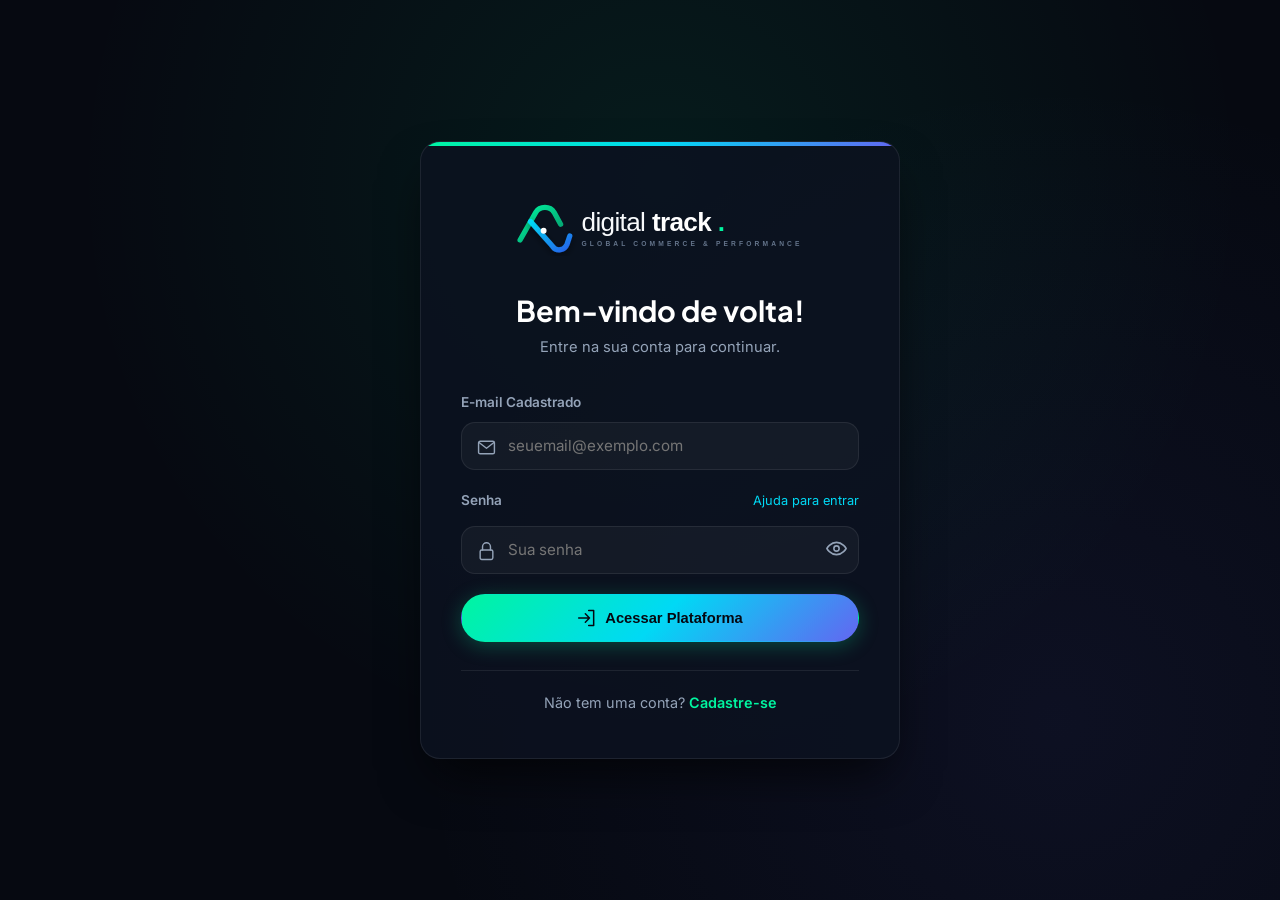
<file: public/nova-simulacao.html>
<!DOCTYPE html>
<html lang="pt-BR">
    <head>
        <meta charset="UTF-8">
        <meta name="viewport" content="width=device-width, initial-scale=1.0">
        <title>DigitalTrack | Cadastrar simulação</title>
        <link rel="stylesheet" href="css/dashboard.css">
        <script src="js/abrir-servidor.js"></script>
    </head>
    <body>
        <aside class="menu-lateral">
            <a class="logo" href="index.html">
                <img src="assets/digitaltrack-logo.svg" alt="DigitalTrack">
            </a>
            <p class="rotulo-menu">SEU ESPAÇO DE PLANEJAMENTO</p>
            <nav class="links-menu" aria-label="Navegação da conta">
                <a href="dashboard.html">
                    <img src="assets/icones/camadas-94a3b8.svg" alt="">
                    Análise de cenários
                </a>
                <a class="selecionado" aria-current="page" href="nova-simulacao.html">
                    <img src="assets/icones/carrinho-94a3b8.svg" alt="">
                    Cadastrar simulação
                </a>
                <a href="calculadora.html">
                    <img src="assets/icones/calculadora-94a3b8.svg" alt="">
                    Simulador financeiro
                </a>
                <a href="index.html">
                    <img src="assets/icones/mundo-00d9f5.svg" alt="">
                    Início
                </a>
            </nav>
            <div class="rodape-menu">
                <div class="perfil">
                    <span class="iniciais" id="iniciais_usuario">DT</span>
                    <div>
                        <p id="nome_usuario">Sua conta</p>
                        <span>Área de simulações</span>
                    </div>
                </div>
                <button class="botao-sair" type="button" onclick="limparSessao()">Sair da conta</button>
            </div>
        </aside>
        <main class="conteudo">
            <header class="cabecalho">
                <p id="saudacao">Bem-vindo ao DigitalTrack</p>
                <a class="botao principal" href="nova-simulacao.html">＋ Nova simulação</a>
            </header>
            <div class="area-painel">
                <a class="voltar" href="dashboard.html">← Voltar para seus cenários</a>
                <div class="apresentacao">
                    <div>
                        <p class="destaque">UMA NOVA ALTERNATIVA</p>
                        <h1>Cadastrar simulação</h1>
                        <p class="texto-apoio">Informe os valores por unidade em reais. Produto e frete ficam separados.</p>
                    </div>
                </div>
                <section class="painel formulario">
                    <form id="formulario_simulacao" onsubmit="event.preventDefault(); salvarSimulacao()">
                        <div class="linha-campos">
                            <div class="campo">
                                <label for="nome_simulacao">Nome do cenário</label>
                                <input id="nome_simulacao" required minlength="3" maxlength="120" placeholder="Ex.: Luminária — anúncio a R$ 25">
                            </div>
                            <div class="campo">
                                <label for="plataforma_simulacao">Plataforma de anúncio</label>
                                <select id="plataforma_simulacao">
                                    <option>Google Ads</option>
                                    <option>Meta Ads</option>
                                    <option>TikTok Ads</option>
                                </select>
                            </div>
                        </div>
                        <div class="linha-campos">
                            <div class="campo">
                                <label for="preco_venda">Preço de venda por unidade (R$)</label>
                                <input id="preco_venda" type="number" required min="0" max="99999999.99" step="0.01" placeholder="120,00">
                            </div>
                            <div class="campo">
                                <label for="vendas_dia">Pedidos gerados por dia</label>
                                <input id="vendas_dia" type="number" required min="0" max="1000000" step="1" placeholder="5">
                            </div>
                        </div>
                        <div class="linha-campos">
                            <div class="campo">
                                <label for="forma_pagamento">Forma de pagamento</label>
                                <select id="forma_pagamento" onchange="mudarPagamento()">
                                    <option value="antecipado">Pagamento antecipado</option>
                                    <option value="cod">Pagamento na entrega (COD)</option>
                                </select>
                            </div>
                            <div class="campo" id="campo_percentual" hidden>
                                <label for="percentual_pago">Entregas pagas estimadas (%)</label>
                                <input id="percentual_pago" type="number" min="0" max="100" step="0.1" placeholder="Ex.: 80">
                                <p class="detalhe">Ex.: 80% significa receber por 8 de cada 10 pedidos enviados.</p>
                            </div>
                        </div>
                        <h2 class="subtitulo-formulario">Custos por pedido</h2>
                        <div class="linha-campos">
                            <div class="campo">
                                <label for="custo_produto">Custo do produto (R$)</label>
                                <input id="custo_produto" type="number" required min="0" max="99999999.99" step="0.01" placeholder="30,00">
                                <p class="detalhe">Somente o produto, sem incluir o frete.</p>
                            </div>
                            <div class="campo">
                                <label for="custo_frete">Custo do frete (R$)</label>
                                <input id="custo_frete" type="number" required min="0" max="99999999.99" step="0.01" placeholder="10,00">
                                <p class="detalhe">Frete que será pago por você. Informe 0 se não houver.</p>
                            </div>
                            <div class="campo">
                                <label for="custo_anuncio">CPA estimado (R$)</label>
                                <input id="custo_anuncio" type="number" required min="0" max="99999999.99" step="0.01" placeholder="25,00">
                                <p class="detalhe">Custo por aquisição: anúncio para gerar um pedido, mesmo se ele não for pago na entrega.</p>
                            </div>
                        </div>
                        <div class="orientacao">No COD, todos os pedidos gerados são considerados enviados: todos geram frete e CPA; apenas os pagos geram receita e custo do produto. Os não pagos retornam ao estoque sem perda. Projeção de 30 dias, sem frete de devolução ou outras taxas.</div>
                        <p class="aviso erro" id="erro_formulario" role="alert" hidden></p>
                        <div class="acoes-cadastro">
                            <a class="botao discreto" href="dashboard.html">Cancelar</a>
                            <button class="botao principal" id="btn_salvar" type="submit">Salvar simulação</button>
                        </div>
                    </form>
                </section>
                <p class="nota">Projeção de 30 dias baseada nos valores informados. Não inclui impostos, taxas e outros custos não cadastrados. Os cenários representam estimativas, não vendas realizadas.</p>
            </div>
        </main>
        <script src="js/sessao.js"></script>
        <script src="js/contas-simulacao.js"></script>
        <script src="js/nova-simulacao.js"></script>
    </body>
</html>
</file>
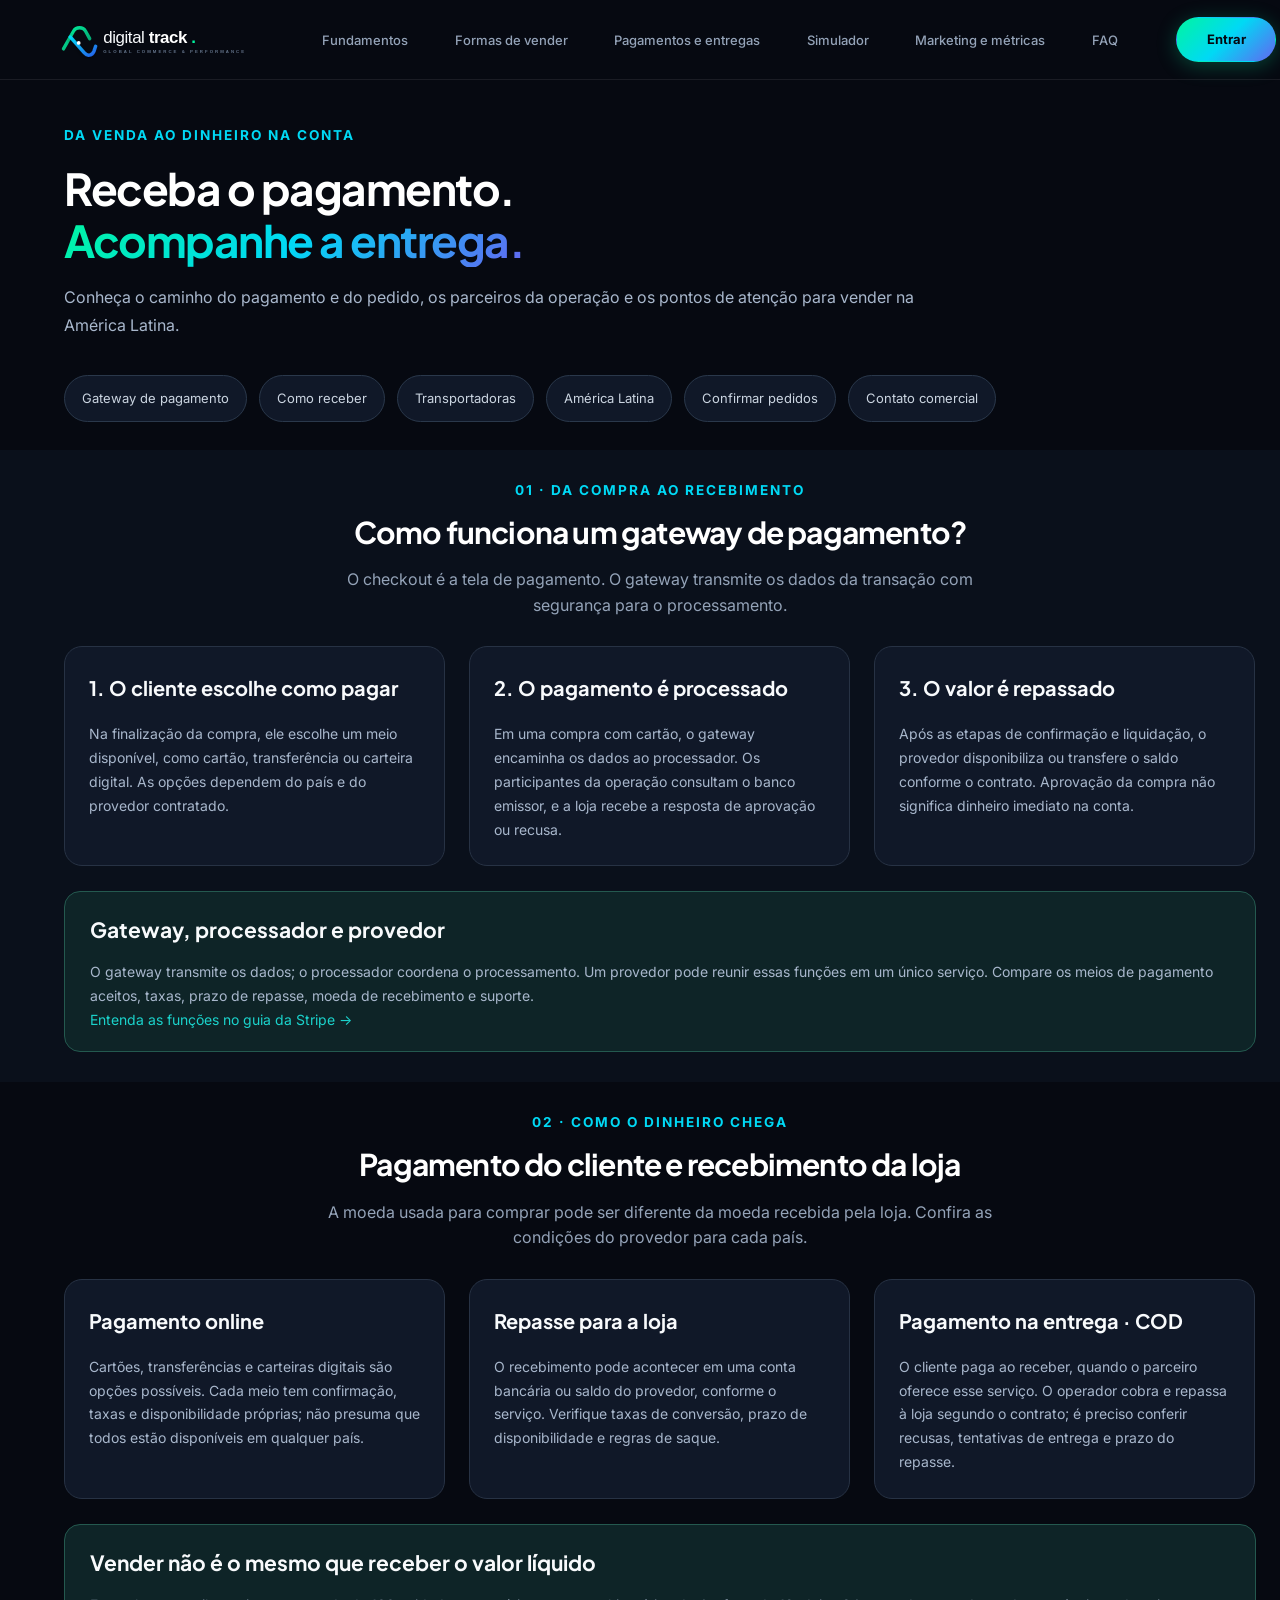
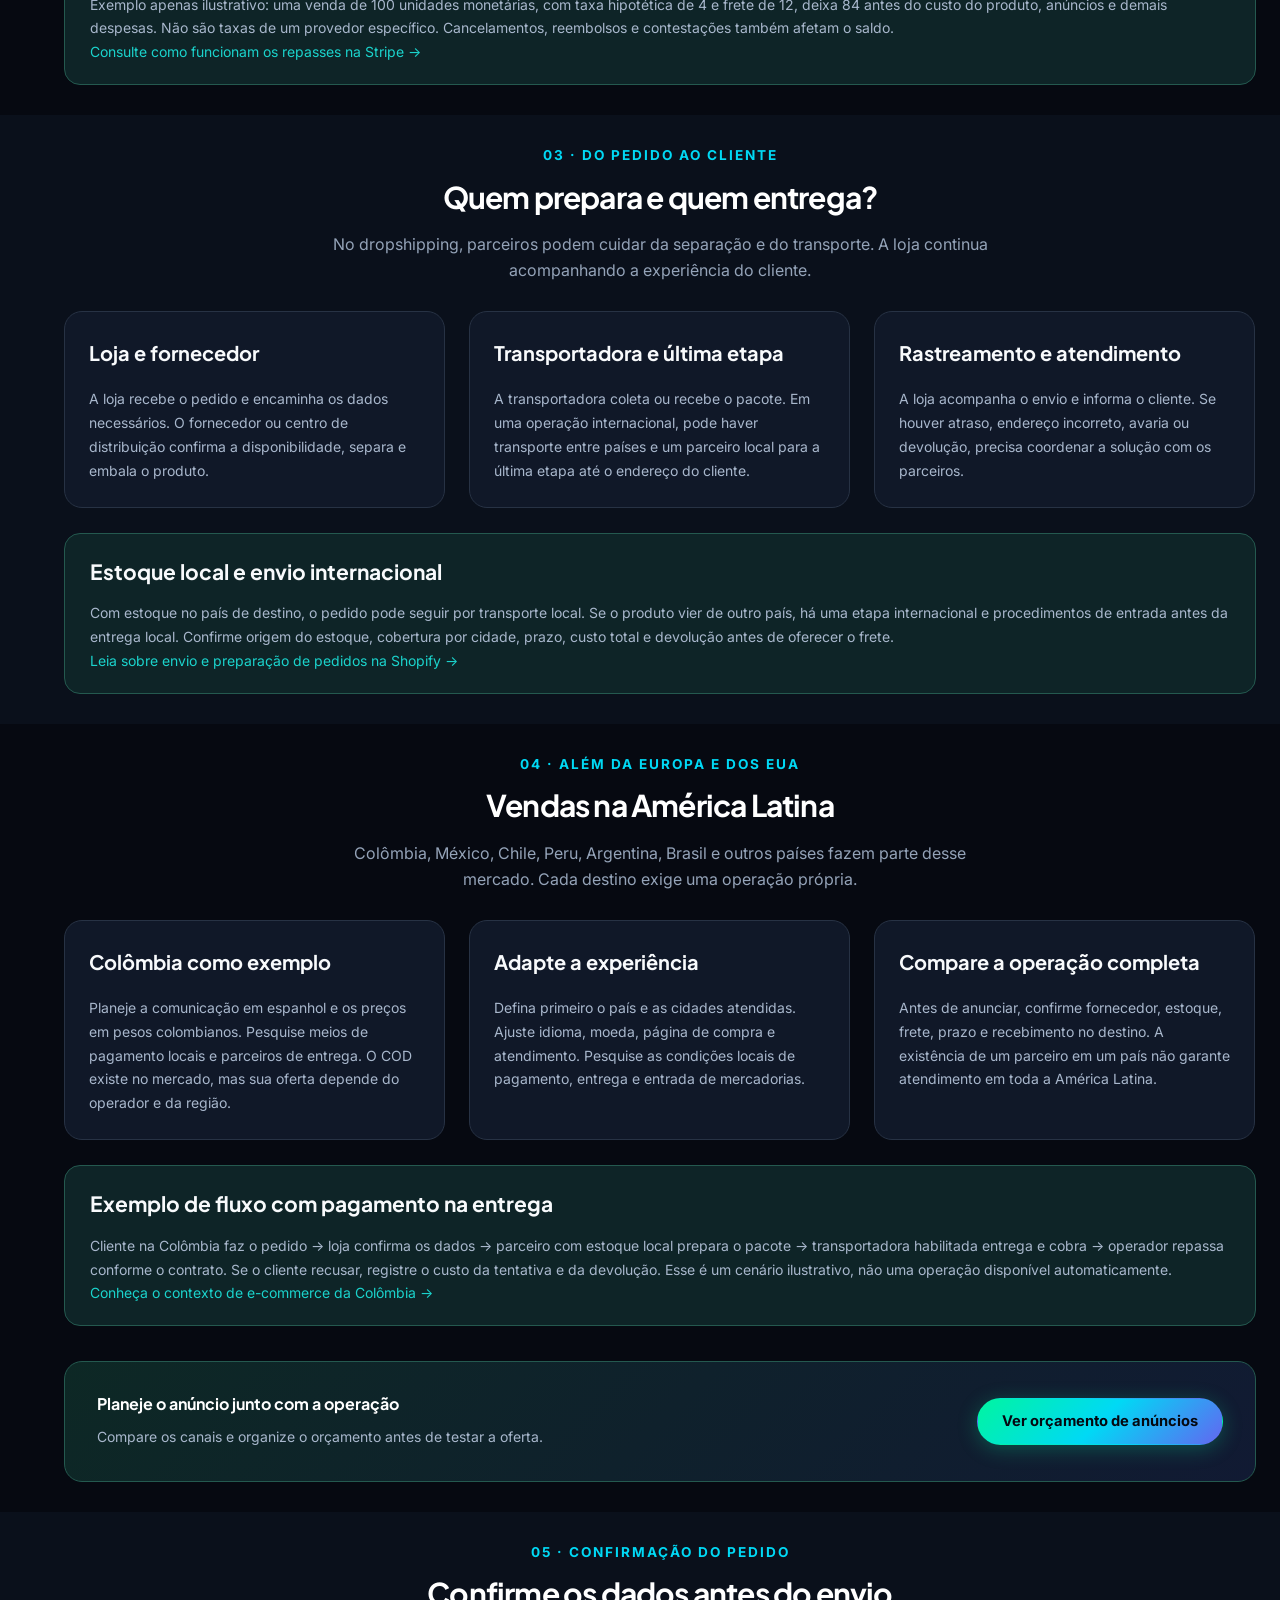
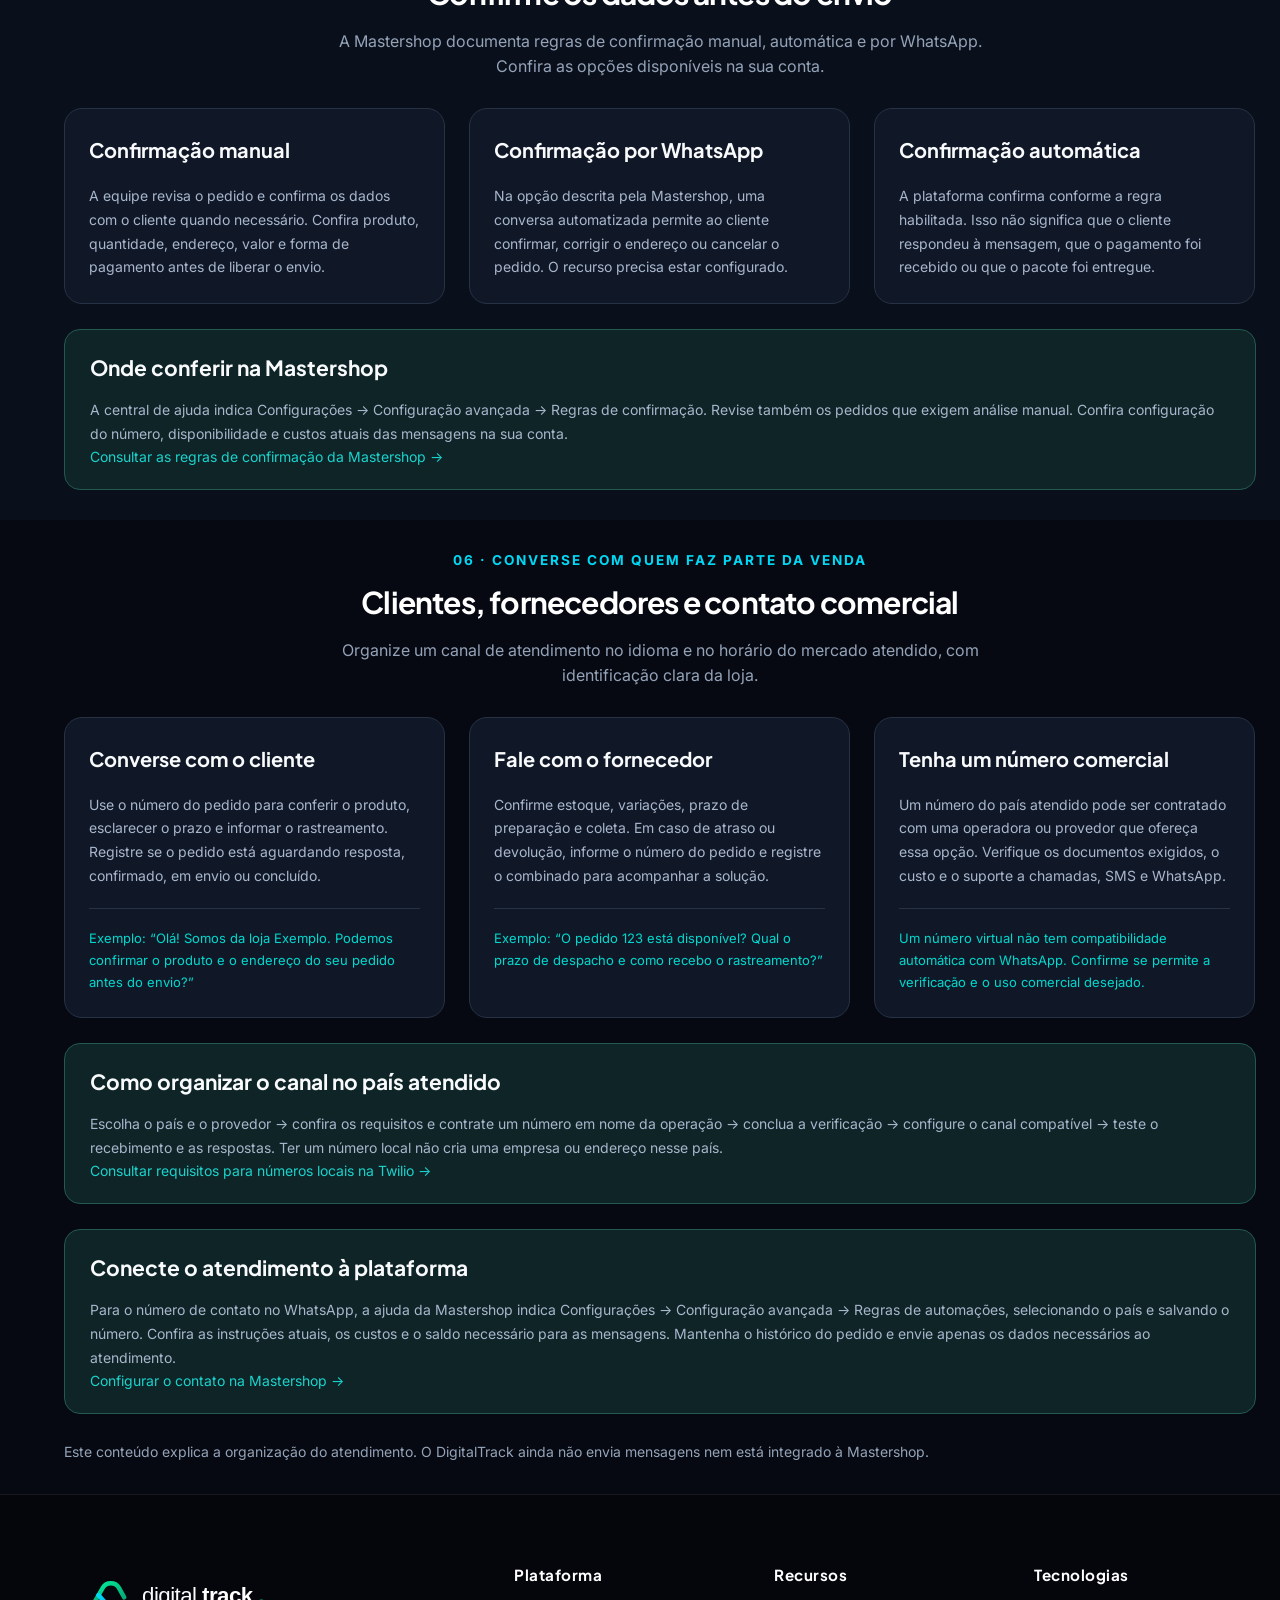
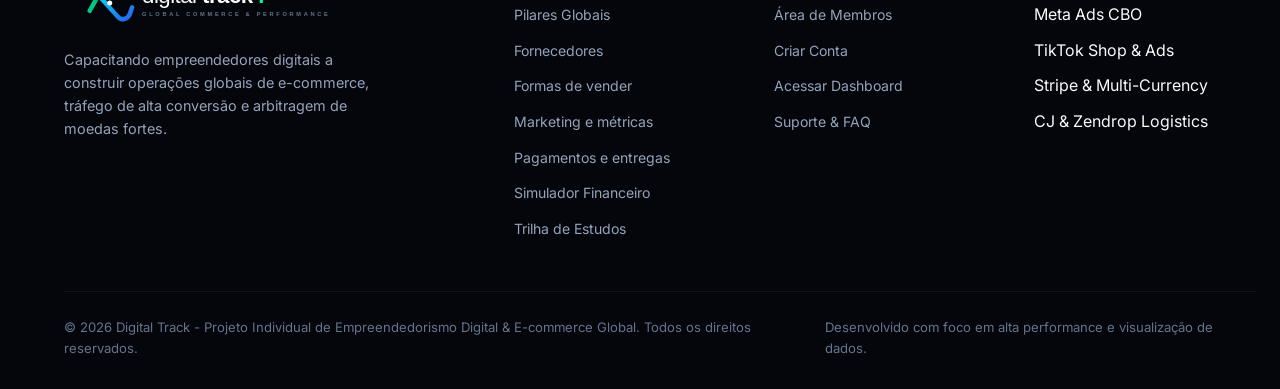
<file: public/pagamentos-e-entregas.html>
<!DOCTYPE html>
<html lang="pt-br">

<head>
    <meta charset="UTF-8">
    <meta name="description" content="Entenda pagamentos, recebimento, transportadoras e vendas na América Latina.">
    <title>DigitalTrack | Pagamentos e entregas</title>
    <link rel="stylesheet" href="css/geral.css">
    <link rel="stylesheet" href="css/marketing-e-metricas.css">
</head>

<body class="pagina">
    <!-- Alteração: recuo de quatro espaços por nível; estrutura e conteúdo preservados. -->
    <div class="cabecalho">
        <div class="conteudo">
            <a href="index.html" class="imagem-logo">
                <img src="assets/digitaltrack-logo.svg" alt="Digital Track Logo">
            </a>
            <div class="lista-textos menu" id="menu">
                <p class="item-texto">
                    <a href="index.html#pilares" class="item-menu">Fundamentos</a>
                </p>
                <p class="item-texto">
                    <a href="formas-de-vender.html" class="item-menu">Formas de vender</a>
                </p>
                <p class="item-texto">
                    <a href="pagamentos-e-entregas.html" class="item-menu">Pagamentos e entregas</a>
                </p>
                <p class="item-texto">
                    <a href="calculadora.html" class="item-menu">Simulador</a>
                </p>
                <p class="item-texto">
                    <a href="marketing-e-metricas.html" class="item-menu">Marketing e métricas</a>
                </p>
                <p class="item-texto">
                    <a href="index.html#faq" class="item-menu">FAQ</a>
                </p>
            </div>
            <div class="botoes-menu">
                <a href="login.html" class="botao botao-colorido botao-pequeno botao-brilho">Entrar</a>
            </div>
        </div>
    </div>
    <div class="apresentacao-marketing">
        <div class="conteudo">
            <p class="subtitulo">DA VENDA AO DINHEIRO NA CONTA</p>
            <p class="titulo-principal titulo-marketing">Receba o pagamento.<br><span class="texto-colorido">Acompanhe a entrega.</span></p>
            <p class="descricao-marketing">Conheça o caminho do pagamento e do pedido, os parceiros da operação e os pontos de atenção para vender na América Latina.</p>
            <div class="atalhos-marketing">
                <a href="#pagamentos">Gateway de pagamento</a>
                <a href="#recebimento">Como receber</a>
                <a href="#entregas">Transportadoras</a>
                <a href="#america-latina">América Latina</a>
                <a href="#confirmacao">Confirmar pedidos</a>
                <a href="#atendimento">Contato comercial</a>
            </div>
        </div>
    </div>
    <div class="grupo-marketing" id="pagamentos">
        <div class="conteudo">
            <div class="cabecalho-secao">
                <span class="subtitulo">01 · DA COMPRA AO RECEBIMENTO</span>
                <p class="titulo-grande titulo-secao">Como funciona um gateway de pagamento?</p>
                <p class="descricao-secao">O checkout é a tela de pagamento. O gateway transmite os dados da transação com segurança para o processamento.</p>
            </div>
            <div class="cartoes-marketing"><div class="cartao-marketing"><p class="titulo-cartao">1. O cliente escolhe como pagar</p><p>Na finalização da compra, ele escolhe um meio disponível, como cartão, transferência ou carteira digital. As opções dependem do país e do provedor contratado.</p></div><div class="cartao-marketing"><p class="titulo-cartao">2. O pagamento é processado</p><p>Em uma compra com cartão, o gateway encaminha os dados ao processador. Os participantes da operação consultam o banco emissor, e a loja recebe a resposta de aprovação ou recusa.</p></div><div class="cartao-marketing"><p class="titulo-cartao">3. O valor é repassado</p><p>Após as etapas de confirmação e liquidação, o provedor disponibiliza ou transfere o saldo conforme o contrato. Aprovação da compra não significa dinheiro imediato na conta.</p></div></div><div class="nota-marketing"><p class="titulo-cartao">Gateway, processador e provedor</p><p>O gateway transmite os dados; o processador coordena o processamento. Um provedor pode reunir essas funções em um único serviço. Compare os meios de pagamento aceitos, taxas, prazo de repasse, moeda de recebimento e suporte.</p><p><a href="https://stripe.com/resources/more/payment-processor-vs-payment-gateway">Entenda as funções no guia da Stripe →</a></p></div>
        </div>
    </div>
    <div class="grupo-marketing" id="recebimento">
        <div class="conteudo">
            <div class="cabecalho-secao">
                <span class="subtitulo">02 · COMO O DINHEIRO CHEGA</span>
                <p class="titulo-grande titulo-secao">Pagamento do cliente e recebimento da loja</p>
                <p class="descricao-secao">A moeda usada para comprar pode ser diferente da moeda recebida pela loja. Confira as condições do provedor para cada país.</p>
            </div>
            <div class="cartoes-marketing"><div class="cartao-marketing"><p class="titulo-cartao">Pagamento online</p><p>Cartões, transferências e carteiras digitais são opções possíveis. Cada meio tem confirmação, taxas e disponibilidade próprias; não presuma que todos estão disponíveis em qualquer país.</p></div><div class="cartao-marketing"><p class="titulo-cartao">Repasse para a loja</p><p>O recebimento pode acontecer em uma conta bancária ou saldo do provedor, conforme o serviço. Verifique taxas de conversão, prazo de disponibilidade e regras de saque.</p></div><div class="cartao-marketing"><p class="titulo-cartao">Pagamento na entrega · COD</p><p>O cliente paga ao receber, quando o parceiro oferece esse serviço. O operador cobra e repassa à loja segundo o contrato; é preciso conferir recusas, tentativas de entrega e prazo do repasse.</p></div></div><div class="nota-marketing"><p class="titulo-cartao">Vender não é o mesmo que receber o valor líquido</p><p>Exemplo apenas ilustrativo: uma venda de 100 unidades monetárias, com taxa hipotética de 4 e frete de 12, deixa 84 antes do custo do produto, anúncios e demais despesas. Não são taxas de um provedor específico. Cancelamentos, reembolsos e contestações também afetam o saldo.</p><p><a href="https://docs.stripe.com/payouts">Consulte como funcionam os repasses na Stripe →</a></p></div>
        </div>
    </div>
    <div class="grupo-marketing" id="entregas">
        <div class="conteudo">
            <div class="cabecalho-secao">
                <span class="subtitulo">03 · DO PEDIDO AO CLIENTE</span>
                <p class="titulo-grande titulo-secao">Quem prepara e quem entrega?</p>
                <p class="descricao-secao">No dropshipping, parceiros podem cuidar da separação e do transporte. A loja continua acompanhando a experiência do cliente.</p>
            </div>
            <div class="cartoes-marketing"><div class="cartao-marketing"><p class="titulo-cartao">Loja e fornecedor</p><p>A loja recebe o pedido e encaminha os dados necessários. O fornecedor ou centro de distribuição confirma a disponibilidade, separa e embala o produto.</p></div><div class="cartao-marketing"><p class="titulo-cartao">Transportadora e última etapa</p><p>A transportadora coleta ou recebe o pacote. Em uma operação internacional, pode haver transporte entre países e um parceiro local para a última etapa até o endereço do cliente.</p></div><div class="cartao-marketing"><p class="titulo-cartao">Rastreamento e atendimento</p><p>A loja acompanha o envio e informa o cliente. Se houver atraso, endereço incorreto, avaria ou devolução, precisa coordenar a solução com os parceiros.</p></div></div><div class="nota-marketing"><p class="titulo-cartao">Estoque local e envio internacional</p><p>Com estoque no país de destino, o pedido pode seguir por transporte local. Se o produto vier de outro país, há uma etapa internacional e procedimentos de entrada antes da entrega local. Confirme origem do estoque, cobertura por cidade, prazo, custo total e devolução antes de oferecer o frete.</p><p><a href="https://help.shopify.com/en/manual/shipping/understanding-shipping">Leia sobre envio e preparação de pedidos na Shopify →</a></p></div>
        </div>
    </div>
    <div class="grupo-marketing" id="america-latina">
        <div class="conteudo">
            <div class="cabecalho-secao">
                <span class="subtitulo">04 · ALÉM DA EUROPA E DOS EUA</span>
                <p class="titulo-grande titulo-secao">Vendas na América Latina</p>
                <p class="descricao-secao">Colômbia, México, Chile, Peru, Argentina, Brasil e outros países fazem parte desse mercado. Cada destino exige uma operação própria.</p>
            </div>
            <div class="cartoes-marketing"><div class="cartao-marketing"><p class="titulo-cartao">Colômbia como exemplo</p><p>Planeje a comunicação em espanhol e os preços em pesos colombianos. Pesquise meios de pagamento locais e parceiros de entrega. O COD existe no mercado, mas sua oferta depende do operador e da região.</p></div><div class="cartao-marketing"><p class="titulo-cartao">Adapte a experiência</p><p>Defina primeiro o país e as cidades atendidas. Ajuste idioma, moeda, página de compra e atendimento. Pesquise as condições locais de pagamento, entrega e entrada de mercadorias.</p></div><div class="cartao-marketing"><p class="titulo-cartao">Compare a operação completa</p><p>Antes de anunciar, confirme fornecedor, estoque, frete, prazo e recebimento no destino. A existência de um parceiro em um país não garante atendimento em toda a América Latina.</p></div></div><div class="nota-marketing"><p class="titulo-cartao">Exemplo de fluxo com pagamento na entrega</p><p>Cliente na Colômbia faz o pedido → loja confirma os dados → parceiro com estoque local prepara o pacote → transportadora habilitada entrega e cobra → operador repassa conforme o contrato. Se o cliente recusar, registre o custo da tentativa e da devolução. Esse é um cenário ilustrativo, não uma operação disponível automaticamente.</p><p><a href="https://www.trade.gov/country-commercial-guides/colombia-ecommerce">Conheça o contexto de e-commerce da Colômbia →</a></p></div><div class="convite-marketing"><div><p class="titulo-cartao">Planeje o anúncio junto com a operação</p><p>Compare os canais e organize o orçamento antes de testar a oferta.</p></div><a href="marketing-e-metricas.html#orcamento" class="botao botao-colorido">Ver orçamento de anúncios</a></div>
        </div>
    </div>
    <div class="grupo-marketing" id="confirmacao">
        <div class="conteudo">
            <div class="cabecalho-secao">
                <span class="subtitulo">05 · CONFIRMAÇÃO DO PEDIDO</span>
                <p class="titulo-grande titulo-secao">Confirme os dados antes do envio</p>
                <p class="descricao-secao">A Mastershop documenta regras de confirmação manual, automática e por WhatsApp. Confira as opções disponíveis na sua conta.</p>
            </div>
            <div class="cartoes-marketing">
                <div class="cartao-marketing">
                    <p class="titulo-cartao">Confirmação manual</p>
                    <p>A equipe revisa o pedido e confirma os dados com o cliente quando necessário. Confira produto, quantidade, endereço, valor e forma de pagamento antes de liberar o envio.</p>
                </div>
                <div class="cartao-marketing">
                    <p class="titulo-cartao">Confirmação por WhatsApp</p>
                    <p>Na opção descrita pela Mastershop, uma conversa automatizada permite ao cliente confirmar, corrigir o endereço ou cancelar o pedido. O recurso precisa estar configurado.</p>
                </div>
                <div class="cartao-marketing">
                    <p class="titulo-cartao">Confirmação automática</p>
                    <p>A plataforma confirma conforme a regra habilitada. Isso não significa que o cliente respondeu à mensagem, que o pagamento foi recebido ou que o pacote foi entregue.</p>
                </div>
            </div>
            <div class="nota-marketing">
                <p class="titulo-cartao">Onde conferir na Mastershop</p>
                <p>A central de ajuda indica Configurações → Configuração avançada → Regras de confirmação. Revise também os pedidos que exigem análise manual. Confira configuração do número, disponibilidade e custos atuais das mensagens na sua conta.</p>
                <p><a href="https://ayuda.mastershop.com/es/article/como-configurar-las-reglas-de-confirmacion-de-pedidos-zp5bbo/">Consultar as regras de confirmação da Mastershop →</a></p>
            </div>
        </div>
    </div>
    <div class="grupo-marketing" id="atendimento">
        <div class="conteudo">
            <div class="cabecalho-secao">
                <span class="subtitulo">06 · CONVERSE COM QUEM FAZ PARTE DA VENDA</span>
                <p class="titulo-grande titulo-secao">Clientes, fornecedores e contato comercial</p>
                <p class="descricao-secao">Organize um canal de atendimento no idioma e no horário do mercado atendido, com identificação clara da loja.</p>
            </div>
            <div class="cartoes-marketing">
                <div class="cartao-marketing">
                    <p class="titulo-cartao">Converse com o cliente</p>
                    <p>Use o número do pedido para conferir o produto, esclarecer o prazo e informar o rastreamento. Registre se o pedido está aguardando resposta, confirmado, em envio ou concluído.</p>
                    <p class="exemplo-marketing">Exemplo: “Olá! Somos da loja Exemplo. Podemos confirmar o produto e o endereço do seu pedido antes do envio?”</p>
                </div>
                <div class="cartao-marketing">
                    <p class="titulo-cartao">Fale com o fornecedor</p>
                    <p>Confirme estoque, variações, prazo de preparação e coleta. Em caso de atraso ou devolução, informe o número do pedido e registre o combinado para acompanhar a solução.</p>
                    <p class="exemplo-marketing">Exemplo: “O pedido 123 está disponível? Qual o prazo de despacho e como recebo o rastreamento?”</p>
                </div>
                <div class="cartao-marketing">
                    <p class="titulo-cartao">Tenha um número comercial</p>
                    <p>Um número do país atendido pode ser contratado com uma operadora ou provedor que ofereça essa opção. Verifique os documentos exigidos, o custo e o suporte a chamadas, SMS e WhatsApp.</p>
                    <p class="exemplo-marketing">Um número virtual não tem compatibilidade automática com WhatsApp. Confirme se permite a verificação e o uso comercial desejado.</p>
                </div>
            </div>
            <div class="nota-marketing">
                <p class="titulo-cartao">Como organizar o canal no país atendido</p>
                <p>Escolha o país e o provedor → confira os requisitos e contrate um número em nome da operação → conclua a verificação → configure o canal compatível → teste o recebimento e as respostas. Ter um número local não cria uma empresa ou endereço nesse país.</p>
                <p><a href="https://www.twilio.com/docs/phone-numbers/regulatory/faq">Consultar requisitos para números locais na Twilio →</a></p>
            </div>
            <div class="nota-marketing">
                <p class="titulo-cartao">Conecte o atendimento à plataforma</p>
                <p>Para o número de contato no WhatsApp, a ajuda da Mastershop indica Configurações → Configuração avançada → Regras de automações, selecionando o país e salvando o número. Confira as instruções atuais, os custos e o saldo necessário para as mensagens. Mantenha o histórico do pedido e envie apenas os dados necessários ao atendimento.</p>
                <p><a href="https://ayuda.mastershop.com/es/article/como-configurar-un-numero-de-telefono-para-poder-enviar-mensajes-por-whatsapp-1nnpf06/">Configurar o contato na Mastershop →</a></p>
            </div>
            <p class="observacao-marketing">Este conteúdo explica a organização do atendimento. O DigitalTrack ainda não envia mensagens nem está integrado à Mastershop.</p>
        </div>
    </div>
    <div class="rodape">
        <div class="conteudo">
            <div class="colunas-rodape">
                <div class="apresentacao-rodape">
                    <img src="assets/digitaltrack-logo.svg" alt="Digital Track Logo" class="logo-rodape">
                    <p>Capacitando empreendedores digitais a construir operações globais de e-commerce, tráfego de alta conversão e arbitragem de moedas fortes.</p>
                </div>
                <div class="coluna-rodape">
                    <p class="titulo-pequeno">Plataforma</p>
                    <div class="lista-textos">
                        <p class="item-texto">
                            <a href="index.html#pilares">Pilares Globais</a>
                        </p>
                        <p class="item-texto">
                            <a href="index.html#fornecedores">Fornecedores</a>
                        </p>
                        <p class="item-texto">
                            <a href="formas-de-vender.html">Formas de vender</a>
                        </p>
                        <p class="item-texto"><a href="marketing-e-metricas.html">Marketing e métricas</a></p>
                        <p class="item-texto"><a href="pagamentos-e-entregas.html">Pagamentos e entregas</a></p>
                        <p class="item-texto">
                            <a href="calculadora.html">Simulador Financeiro</a>
                        </p>
                        <p class="item-texto">
                            <a href="index.html#trilha">Trilha de Estudos</a>
                        </p>
                    </div>
                </div>
                <div class="coluna-rodape">
                    <p class="titulo-pequeno">Recursos</p>
                    <div class="lista-textos">
                        <p class="item-texto">
                            <a href="login.html">Área de Membros</a>
                        </p>
                        <p class="item-texto">
                            <a href="cadastro.html">Criar Conta</a>
                        </p>
                        <p class="item-texto">
                            <a href="login.html">Acessar Dashboard</a>
                        </p>
                        <p class="item-texto">
                            <a href="index.html#faq">Suporte &amp; FAQ</a>
                        </p>
                    </div>
                </div>
                <div class="coluna-rodape">
                    <p class="titulo-pequeno">Tecnologias</p>
                    <div class="lista-textos">
                        <p class="item-texto">
                            <span>Meta Ads CBO</span>
                        </p>
                        <p class="item-texto">
                            <span>TikTok Shop &amp; Ads</span>
                        </p>
                        <p class="item-texto">
                            <span>Stripe &amp; Multi-Currency</span>
                        </p>
                        <p class="item-texto">
                            <span>CJ &amp; Zendrop Logistics</span>
                        </p>
                    </div>
                </div>
            </div>
            <div class="final-rodape">
                <p>© 2026 Digital Track - Projeto Individual de Empreendedorismo Digital &amp; E-commerce Global. Todos os direitos reservados.</p>
                <p>Desenvolvido com foco em alta performance e visualização de dados.</p>
            </div>
        </div>
    </div>
</body>

</html>
</file>
<file: public/css/geral.css>
/* Alteração: uma propriedade por linha e recuo de quatro espaços, como no PowerTrack. */
@import url('https://fonts.googleapis.com/css2?family=Plus+Jakarta+Sans:wght@400;500;600;700;800&family=Inter:wght@400;500;600;700&display=swap');
* {
    margin: 0;
    padding: 0;
    box-sizing: border-box;
}

html {
    font-size: 16px;
}

body {
    font-family: 'Inter', Arial, sans-serif;
    background-color: #060911;
    color: #f8fafc;
    line-height: 1.6;
    position: relative;
    min-height: 100vh;
}

.titulo-principal, .titulo-grande, .titulo-cartao, .titulo-pequeno, .titulo-pequeno, .titulo-pequeno {
    font-family: 'Plus Jakarta Sans', sans-serif;
    font-weight: 700;
    color: #ffffff;
    line-height: 1.25;
}

a {
    color: inherit;
    text-decoration: none;
}

.texto-colorido {
    background: linear-gradient(135deg, #00f5a0 0%, #00d9f5 50%, #6366f1 100%);
    /* Alteração: propriedade padrão junto da versão usada por navegadores WebKit. */
    background-clip: text;
    -webkit-background-clip: text;
    -webkit-text-fill-color: transparent;
    display: inline-block;
}

.conteudo {
    width: 100%;
    max-width: 1240px;
    margin: 0 auto;
    padding: 0 24px;
    position: relative;
    z-index: 1;
}

.cabecalho {
    position: fixed;
    top: 0;
    left: 0;
    right: 0;
    height: 80px;
    display: flex;
    align-items: center;
    background: rgba(6, 9, 17, 0.85);
    border-bottom: 1px solid rgba(255, 255, 255, 0.08);
    z-index: 100;
}

.cabecalho .conteudo {
    display: flex;
    align-items: center;
    justify-content: space-between;
}

.imagem-logo {
    display: flex;
    align-items: center;
    gap: 12px;
}

.imagem-logo img {
    height: 42px;
    width: auto;
}

.menu {
    display: flex;
    align-items: center;
    gap: 32px;
}

.item-menu {
    font-size: 0.95rem;
    font-weight: 500;
    color: #94a3b8;
    position: relative;
    padding: 6px 0;
}

.item-menu:hover, .item-menu.selecionado {
    color: #f8fafc;
}

.botoes-menu {
    display: flex;
    align-items: center;
    gap: 16px;
}

.botao {
    display: inline-flex;
    align-items: center;
    justify-content: center;
    gap: 8px;
    padding: 11px 24px;
    font-size: 0.92rem;
    font-weight: 600;
    border-radius: 9999px;
    cursor: pointer;
    border: 1px solid transparent;
    outline: none;
}

.botao-colorido {
    background: linear-gradient(135deg, #00f5a0 0%, #00d9f5 50%, #6366f1 100%);
    color: #050811;
    font-weight: 700;
    box-shadow: 0 4px 20px rgba(0, 245, 160, 0.25);
}

.botao-colorido:hover {
    box-shadow: 0 8px 30px rgba(0, 245, 160, 0.4);
}

.botao-contorno {
    background: rgba(255, 255, 255, 0.04);
    border-color: rgba(255, 255, 255, 0.08);
    color: #f8fafc;
}

.botao-contorno:hover {
    background: rgba(255, 255, 255, 0.08);
    border-color: rgba(255, 255, 255, 0.2);
}

.botao-brilho {
    position: relative;
}

.botao-pequeno {
    padding: 7px 16px;
    font-size: 0.85rem;
}

.inicio {
    padding: 170px 0 100px;
    position: relative;
    overflow: hidden;
}

.colunas-inicio {
    display: flex;
    gap: 50px;
    align-items: center;
}

.destaque-inicio {
    display: inline-flex;
    align-items: center;
    gap: 8px;
    padding: 6px 14px;
    border-radius: 9999px;
    background: rgba(0, 245, 160, 0.08);
    border: 1px solid rgba(0, 245, 160, 0.3);
    color: #00f5a0;
    font-size: 0.82rem;
    font-weight: 600;
    margin-bottom: 24px;
    letter-spacing: 0.5px;
}

.destaque-inicio .ponto {
    width: 8px;
    height: 8px;
    border-radius: 50%;
    background: #00f5a0;
    box-shadow: 0 0 10px #00f5a0;
}

.titulo-inicio {
    font-size: 3.5rem;
    font-weight: 800;
    letter-spacing: -1.5px;
    margin-bottom: 22px;
    line-height: 1.15;
}

.descricao-inicio {
    font-size: 1.15rem;
    color: #94a3b8;
    margin-bottom: 36px;
    max-width: 580px;
    line-height: 1.7;
}

.botoes-inicio {
    display: flex;
    align-items: center;
    gap: 18px;
    margin-bottom: 44px;
    flex-wrap: wrap;
}

.resumo-inicio {
    display: flex;
    gap: 36px;
    padding-top: 32px;
    border-top: 1px solid rgba(255, 255, 255, 0.08);
}

.numero-inicio .titulo-cartao {
    font-size: 1.85rem;
    font-weight: 800;
    color: #fff;
}

.numero-inicio p {
    font-size: 0.82rem;
    color: #94a3b8;
    text-transform: uppercase;
    letter-spacing: 1px;
}

.imagem-inicio {
    position: relative;
}

.painel-exemplo {
    background: rgba(16, 24, 40, 0.7);
    border: 1px solid rgba(255, 255, 255, 0.08);
    border-radius: 20px;
    padding: 28px;
    box-shadow: 0 10px 30px -10px rgba(0, 0, 0, 0.5);
    position: relative;
}

.painel-exemplo:hover {
    border-color: rgba(0, 245, 160, 0.4);
}

.cabecalho-painel {
    display: flex;
    justify-content: space-between;
    align-items: center;
    margin-bottom: 24px;
    padding-bottom: 16px;
    border-bottom: 1px solid rgba(255, 255, 255, 0.08);
}

.usuario-painel {
    display: flex;
    align-items: center;
    gap: 12px;
}

.sigla-painel {
    width: 44px;
    height: 44px;
    border-radius: 50%;
    background: linear-gradient(135deg, #00f5a0 0%, #00d9f5 50%, #6366f1 100%);
    display: flex;
    align-items: center;
    justify-content: center;
    font-weight: 800;
    color: #060911;
    font-size: 1rem;
}

.estado-painel {
    display: inline-flex;
    align-items: center;
    gap: 6px;
    font-size: 0.8rem;
    color: #00f5a0;
}

.indicadores {
    display: flex;
    gap: 16px;
    margin-bottom: 24px;
}

.cartao-indicador {
    background: rgba(255, 255, 255, 0.03);
    border: 1px solid rgba(255, 255, 255, 0.08);
    padding: 16px;
    border-radius: 14px;
}

.cartao-indicador span {
    font-size: 0.78rem;
    color: #94a3b8;
}

.cartao-indicador .numero-destaque {
    display: block;
    font-size: 1.3rem;
    margin-top: 4px;
}

.etiqueta {
    position: absolute;
    background: rgba(12, 18, 32, 0.9);
    border: 1px solid rgba(0, 245, 160, 0.3);
    padding: 12px 18px;
    border-radius: 14px;
    box-shadow: 0 10px 25px rgba(0, 0, 0, 0.5);
    display: flex;
    align-items: center;
    gap: 12px;
}

.etiqueta-mercado {
    top: -20px;
    right: -20px;
}

.etiqueta-fornecedores {
    bottom: -25px;
    left: -20px;
}

.secao {
    padding: 90px 0;
    position: relative;
}

.cabecalho-secao {
    text-align: center;
    max-width: 680px;
    margin: 0 auto 54px;
}

.subtitulo {
    color: #00d9f5;
    font-size: 0.85rem;
    font-weight: 700;
    text-transform: uppercase;
    letter-spacing: 2px;
    margin-bottom: 12px;
    display: block;
}

.titulo-secao {
    font-size: 2.4rem;
    letter-spacing: -0.8px;
    margin-bottom: 16px;
}

.descricao-secao {
    color: #94a3b8;
    font-size: 1.05rem;
}

.cartoes-pilares {
    display: flex;
    gap: 24px;
}

.cartao-pilar {
    background: rgba(16, 24, 40, 0.7);
    border: 1px solid rgba(255, 255, 255, 0.08);
    border-radius: 20px;
    padding: 32px 24px;
    position: relative;
    overflow: hidden;
    display: flex;
    flex-direction: column;
}

.cartao-pilar:hover {
    border-color: rgba(0, 245, 160, 0.4);
    box-shadow: 0 15px 35px -10px rgba(0, 245, 160, 0.15);
}

.icone-pilar {
    width: 56px;
    height: 56px;
    border-radius: 14px;
    background: rgba(0, 245, 160, 0.1);
    border: 1px solid rgba(0, 245, 160, 0.2);
    display: flex;
    align-items: center;
    justify-content: center;
    margin-bottom: 22px;
    font-size: 1.6rem;
    color: #00f5a0;
}

.cartao-pilar .titulo-cartao {
    font-size: 1.25rem;
    margin-bottom: 12px;
}

.cartao-pilar p {
    color: #94a3b8;
    font-size: 0.92rem;
    line-height: 1.6;
    margin-bottom: 20px;
    flex-grow: 1;
}

.itens-pilar {
    border-top: 1px solid rgba(255, 255, 255, 0.08);
    padding-top: 16px;
}

.itens-pilar .item-texto {
    font-size: 0.85rem;
    color: #cbd5e1;
    display: flex;
    align-items: center;
    gap: 8px;
    margin-bottom: 8px;
}

.itens-pilar .item-texto .icone {
    color: #00f5a0;
}

.caixa-calculadora {
    background: linear-gradient(145deg, rgba(16, 24, 40, 0.9), rgba(11, 17, 32, 0.95));
    border: 1px solid rgba(0, 245, 160, 0.25);
    border-radius: 20px;
    padding: 40px;
    box-shadow: 0 20px 40px rgba(0, 0, 0, 0.6);
    display: flex;
    gap: 40px;
    align-items: center;
}

.campos-calculadora {
    display: flex;
    flex-direction: column;
    gap: 20px;
}

.campo {
    display: flex;
    flex-direction: column;
    gap: 8px;
}

.campo label {
    font-size: 0.85rem;
    font-weight: 600;
    color: #94a3b8;
}

.campo-com-icone {
    position: relative;
    display: flex;
    align-items: center;
}

.campo-com-icone span.simbolo {
    position: absolute;
    left: 16px;
    color: #64748b;
    font-weight: 600;
    font-size: 0.95rem;
}

.entrada, select.entrada {
    width: 100%;
    background: rgba(255, 255, 255, 0.04);
    border: 1px solid rgba(255, 255, 255, 0.08);
    padding: 13px 16px 13px 44px;
    border-radius: 14px;
    color: #fff;
    font-size: 1rem;
    font-family: inherit;
    outline: none;
}

select.entrada {
    padding-left: 16px;
}

.entrada:focus {
    border-color: #00f5a0;
    background: rgba(0, 245, 160, 0.04);
    box-shadow: 0 0 15px rgba(0, 245, 160, 0.15);
}

.resultado-calculadora {
    background: rgba(6, 9, 17, 0.7);
    border: 1px solid rgba(255, 255, 255, 0.08);
    border-radius: 14px;
    padding: 30px;
    position: relative;
}

.titulo-resultado {
    font-size: 0.85rem;
    color: #94a3b8;
    text-transform: uppercase;
    letter-spacing: 1.5px;
    margin-bottom: 8px;
}

.valor-lucro {
    font-size: 2.6rem;
    font-weight: 800;
    color: #00f5a0;
    margin-bottom: 20px;
    line-height: 1.1;
}

.lista-resultados {
    display: flex;
    flex-direction: column;
    gap: 14px;
    border-top: 1px solid rgba(255, 255, 255, 0.08);
    padding-top: 18px;
}

.linha-resultado {
    display: flex;
    justify-content: space-between;
    align-items: center;
    font-size: 0.92rem;
}

.linha-resultado span:first-child {
    color: #94a3b8;
}

.linha-resultado .numero-destaque {
    color: #fff;
}

.etapas {
    display: flex;
    gap: 20px;
    position: relative;
    margin-top: 40px;
}

.etapa {
    background: rgba(16, 24, 40, 0.7);
    border: 1px solid rgba(255, 255, 255, 0.08);
    border-radius: 20px;
    padding: 28px 20px;
    position: relative;
}

.etapa:hover {
    border-color: #00d9f5;
}

.numero-etapa {
    font-size: 2.2rem;
    font-weight: 800;
    color: rgba(255, 255, 255, 0.12);
    margin-bottom: 12px;
    display: block;
}

.etapa .titulo-pequeno {
    font-size: 1.1rem;
    margin-bottom: 8px;
}

.etapa p {
    font-size: 0.85rem;
    color: #94a3b8;
}

.area-fornecedores {
    overflow: hidden;
    position: relative;
    padding: 10px 0;
}

.fornecedores {
    display: flex;
    gap: 20px;
    width: max-content;
}

.fornecedor {
    background: rgba(255, 255, 255, 0.04);
    border: 1px solid rgba(255, 255, 255, 0.08);
    border-radius: 14px;
    padding: 16px 28px;
    display: flex;
    align-items: center;
    gap: 14px;
    white-space: nowrap;
}

.fornecedor .bandeira {
    font-size: 1.5rem;
}

.fornecedor .numero-destaque {
    display: block;
    font-size: 0.95rem;
}

.fornecedor span {
    font-size: 0.75rem;
    color: #00f5a0;
}

.perguntas {
    max-width: 820px;
    margin: 0 auto;
    display: flex;
    flex-direction: column;
    gap: 16px;
}

.caixa-pergunta {
    background: rgba(16, 24, 40, 0.7);
    border: 1px solid rgba(255, 255, 255, 0.08);
    border-radius: 14px;
    overflow: hidden;
}

.caixa-pergunta.selecionado {
    border-color: rgba(0, 245, 160, 0.3);
}

.pergunta {
    padding: 20px 24px;
    display: flex;
    justify-content: space-between;
    align-items: center;
    cursor: pointer;
    font-weight: 600;
    font-size: 1.05rem;
}

.caixa-pergunta.selecionado .pergunta .icone {
    color: #00f5a0;
}

.resposta {
    max-height: 0;
    overflow: hidden;
    padding: 0 24px;
    color: #94a3b8;
    font-size: 0.95rem;
    line-height: 1.7;
}

.caixa-pergunta.selecionado .resposta {
    padding-bottom: 20px;
}

.convite {
    background: linear-gradient(135deg, rgba(0, 245, 160, 0.15) 0%, rgba(99, 102, 241, 0.15) 100%);
    border: 1px solid rgba(0, 245, 160, 0.3);
    border-radius: 20px;
    padding: 60px 40px;
    text-align: center;
    position: relative;
    overflow: hidden;
    margin-top: 40px;
}

.convite .titulo-grande {
    font-size: 2.5rem;
    margin-bottom: 16px;
}

.convite p {
    color: #94a3b8;
    max-width: 580px;
    margin: 0 auto 30px;
    font-size: 1.05rem;
}

.rodape {
    border-top: 1px solid rgba(255, 255, 255, 0.08);
    background: #04060c;
    padding: 70px 0 30px;
}

.colunas-rodape {
    display: flex;
    gap: 40px;
    margin-bottom: 50px;
}

.apresentacao-rodape p {
    color: #94a3b8;
    font-size: 0.9rem;
    margin-top: 16px;
    max-width: 320px;
}

.coluna-rodape .titulo-pequeno {
    font-size: 0.95rem;
    margin-bottom: 18px;
    color: #fff;
    letter-spacing: 0.5px;
}

.coluna-rodape .lista-textos {
    display: flex;
    flex-direction: column;
    gap: 10px;
}

.coluna-rodape a {
    color: #94a3b8;
    font-size: 0.88rem;
}

.coluna-rodape a:hover {
    color: #00f5a0;
}

.final-rodape {
    border-top: 1px solid rgba(255, 255, 255, 0.05);
    padding-top: 25px;
    display: flex;
    justify-content: space-between;
    align-items: center;
    font-size: 0.82rem;
    color: #64748b;
}

/* Layout fixo para computador. */
body {
    min-width: 1320px;
}

.conteudo {
    width: 1240px;
    max-width: none;
}

.cabecalho {
    min-width: 1320px;
    background: #060911;
}

.cabecalho .conteudo {
    width: 1280px;
    padding: 0 24px;
    gap: 32px;
}

.imagem-logo {
    flex-shrink: 0;
}

.imagem-logo img {
    width: 220px;
    height: auto;
    display: block;
}

.logo-rodape {
    width: 290px;
    height: auto;
    display: block;
}

.menu {
    flex: 1;
    justify-content: space-evenly;
    gap: 20px;
    margin-left: 0;
}

.item-menu {
    font-size: 13px;
    white-space: nowrap;
}

.botoes-menu {
    gap: 12px;
    flex-shrink: 0;
}

.botoes-menu .botao {
    min-width: 100px;
    padding: 11px 24px;
    white-space: nowrap;
    text-align: center;
    justify-content: center;
}

.botao-pequeno {
    padding: 9px 17px;
    font-size: 13px;
}

.colunas-inicio {
    justify-content: space-between;
}

.textos-inicio {
    width: 630px;
}

.imagem-inicio {
    width: 490px;
}

.indicadores {
    flex-wrap: wrap;
}

.cartao-indicador {
    width: calc(50% - 8px);
}

.cartao-indicador .texto-pequeno {
    display: block;
    font-size: 12px;
}

.cartoes-pilares {
    gap: 24px;
}

.cartao-pilar {
    width: 280px;
    flex-shrink: 0;
}

.caixa-calculadora {
    align-items: center;
}

.campos-calculadora {
    width: 570px;
}

.resultado-calculadora {
    width: 490px;
    border-color: #00d9f5;
}

.campos-calculadora > div > .campo {
    width: calc(50% - 8px);
}

.etapas {
    gap: 20px;
}

.etapa {
    width: 283px;
}

.area-fornecedores {
    overflow: visible;
}

.fornecedores {
    width: 100%;
    flex-wrap: wrap;
}

.fornecedor {
    width: calc(33.333% - 14px);
    white-space: normal;
    padding: 20px;
}

.fornecedor .bandeira {
    font-size: 24px;
}

.fornecedor .numero-destaque {
    font-size: 14px;
}

.fornecedor > div > span:last-child {
    display: block;
    margin-top: 5px;
}

.resposta {
    display: none;
    max-height: none;
    padding-bottom: 20px;
}

.pergunta {
    width: 100%;
    border: 0;
    background: transparent;
    color: #f8fafc;
    text-align: left;
    font-family: inherit;
}

.colunas-rodape {
    gap: 40px;
}

.apresentacao-rodape {
    width: 410px;
}

.coluna-rodape {
    width: 220px;
}

.icone {
    display: inline-block;
    width: 20px;
    height: 20px;
    flex-shrink: 0;
    vertical-align: middle;
}

.icone-pilar .icone {
    width: 29px;
    height: 29px;
}

.itens-pilar .icone {
    width: 15px;
    height: 15px;
}

.estado-painel .icone {
    width: 7px;
    height: 7px;
}

.etiqueta .icone {
    width: 24px;
    height: 24px;
}

.linha-campos {
    display: flex;
    gap: 16px;
}

.entrada, .entrada-acesso {
    min-width: 0;
}

.valor-lucro.prejuizo {
    color: #fca5a5;
}

.aviso-calculadora {
    margin-top: 18px;
    color: #94a3b8;
    font-size: 11px;
}

.botao:focus-visible, .pergunta:focus-visible, a:focus-visible {
    outline: 2px solid #00d9f5;
    outline-offset: 4px;
}

.cartao-pilar .titulo-cartao {
    flex-grow: 0;
    color: #fff;
}

.etapa .titulo-pequeno {
    color: #fff;
}

.convite .titulo-grande {
    max-width: none;
    color: #fff;
}

.numero-destaque {
    font-weight: 700;
}

.cartao-indicador .numero-destaque {
    color: #f8fafc;
}

.fornecedor .numero-destaque {
    color: #f8fafc;
}

.aviso-calculadora {
    width: 1192px;
    margin: 18px auto 0;
}

/* A página inicial apresenta o simulador em uma chamada simples. */
.chamada-simulador {
    display: flex;
    align-items: center;
    justify-content: space-between;
    gap: 35px;
    padding: 40px;
    border: 1px solid #24594f;
    border-radius: 20px;
    background: linear-gradient(135deg, #0d2825, #111a33);
}

.texto-simulador {
    width: 700px;
}

.chamada-simulador .titulo-grande {
    font-size: 32px;
    margin: 10px 0 15px;
}

.chamada-simulador .descricao-secao {
    font-size: 15px;
}

.chamada-simulador .botao {
    flex-shrink: 0;
    padding: 14px 22px;
    font-size: 14px;
}

.ferramenta-loja {
    display: flex;
    align-items: center;
    gap: 60px;
    padding: 45px;
    border: 1px solid #36543d;
    border-radius: 20px;
    background-color: #101d1c;
}

.marca-ferramenta {
    width: 300px;
    flex-shrink: 0;
    padding: 20px;
}

.marca-ferramenta img {
    width: 220px;
    height: auto;
    display: block;
}

.marca-ferramenta p {
    color: #a9d78a;
    font-size: 10px;
    line-height: 1.8;
    letter-spacing: 1px;
    margin-top: 25px;
}

.descricao-ferramenta .titulo-cartao {
    font-size: 26px;
    margin-bottom: 15px;
}

.descricao-ferramenta > p:last-of-type {
    color: #a8b7cc;
    font-size: 15px;
    line-height: 1.9;
}

.descricao-ferramenta .botao {
    margin-top: 24px;
}

/* A relação pessoal com o tema do projeto. */
.minha-historia {
    display: flex;
    gap: 40px;
    padding-top: 48px;
    padding-bottom: 48px;
    scroll-margin-top: 100px;
}

.origem-projeto {
    width: 710px;
}

.origem-projeto .titulo-grande {
    font-size: 30px;
    margin: 14px 0 20px;
}

.origem-projeto > p:not(.titulo-grande), .valores-projeto > p:not(.titulo-cartao) {
    color: #a8b7cc;
    font-size: 15px;
    line-height: 1.8;
    margin-bottom: 16px;
}

.valores-projeto {
    width: 440px;
    padding: 28px;
    border: 1px solid #24594f;
    border-radius: 16px;
    background: #0e2427;
}

.valores-projeto .titulo-cartao {
    font-size: 21px;
    margin-bottom: 16px;
}

.valores-projeto span {
    display: inline-block;
    padding: 6px 9px;
    margin: 6px 3px 0 0;
    font-size: 12px;
    border: 1px solid #24645b;
    border-radius: 15px;
    color: #50ddc5;
}

/* Página inicial: menos espaço vazio e uma apresentação direta. */
.pagina-inicial .inicio {
    padding: 130px 0 55px;
}

.pagina-inicial .secao {
    padding: 55px 0;
    scroll-margin-top: 95px;
}

.pagina-inicial .cabecalho-secao {
    margin-bottom: 32px;
}

.pagina-inicial .cartao-pilar {
    flex: 1;
    width: auto;
    min-width: 0;
    flex-shrink: 1;
}

.painel-proposta .titulo-cartao {
    margin-bottom: 20px;
}

.passo-proposta {
    display: flex;
    align-items: flex-start;
    gap: 14px;
    padding: 18px 0;
    border-top: 1px solid #263342;
}

.numero-proposta {
    color: #00d9c0;
    font-weight: bold;
}

.passo-proposta .titulo-pequeno {
    margin-bottom: 6px;
}

.passo-proposta p {
    color: #a8b7cc;
    line-height: 1.6;
}

.passo-proposta .titulo-pequeno {
    color: #f8fafc;
}

.atalho-fornecedores {
    text-align: center;
    margin-bottom: 28px;
    color: #00d9c0;
}

@media (max-width: 1000px) {
    .pagina-inicial .colunas-inicio, .pagina-inicial .minha-historia,
    .pagina-inicial .cartoes-pilares {
        flex-wrap: wrap;
    }
    .pagina-inicial .textos-inicio, .pagina-inicial .imagem-inicio,
    .pagina-inicial .origem-projeto, .pagina-inicial .valores-projeto {
        width: 100%;
    }
    .pagina-inicial .cartao-pilar {
        flex-basis: 40%;
    }
}

.painel-proposta {
    border-color: #216357;
    background: linear-gradient(145deg, #10252a, #0d1422 65%);
}

.numero-proposta {
    display: inline-flex;
    align-items: center;
    justify-content: center;
    flex-shrink: 0;
    width: 36px;
    height: 36px;
    border: 1px solid #24645b;
    border-radius: 10px;
    background: #123631;
}
</file>
<file: public/css/cadastro.css>
/* Alteração: uma propriedade por linha e recuo de quatro espaços, como no PowerTrack. */
.area-acesso {
    min-height: 100vh;
    display: flex;
    align-items: center;
    justify-content: center;
    padding: 40px 20px;
    position: relative;
    background: radial-gradient(circle at 50% 20%, rgba(0, 245, 160, 0.08) 0%, transparent 60%), radial-gradient(circle at 80% 80%, rgba(99, 102, 241, 0.08) 0%, transparent 50%), #060911;
}

.caixa-acesso {
    width: 100%;
    max-width: 480px;
    background: rgba(12, 18, 32, 0.85);
    border: 1px solid rgba(255, 255, 255, 0.08);
    border-radius: 20px;
    padding: 44px 40px;
    box-shadow: 0 25px 50px -12px rgba(0, 0, 0, 0.7);
    position: relative;
    overflow: hidden;
}

.cabecalho-acesso {
    text-align: center;
    margin-bottom: 32px;
}

.imagem-acesso {
    display: inline-block;
    margin-bottom: 20px;
}

.imagem-acesso img {
    height: 44px;
    width: auto;
}

.titulo-acesso {
    font-size: 1.8rem;
    font-weight: 700;
    margin-bottom: 8px;
}

.descricao-acesso {
    color: #94a3b8;
    font-size: 0.92rem;
}

.campos-acesso {
    display: flex;
    flex-direction: column;
    gap: 20px;
}

.caixa-campo {
    position: relative;
}

.caixa-campo .icone.icone-campo {
    position: absolute;
    left: 16px;
    top: 50%;
    color: #64748b;
    font-size: 1.1rem;
}

.caixa-campo .entrada-acesso {
    width: 100%;
    background: rgba(255, 255, 255, 0.04);
    border: 1px solid rgba(255, 255, 255, 0.08);
    padding: 13px 44px 13px 46px;
    border-radius: 14px;
    color: #fff;
    font-size: 0.95rem;
    font-family: inherit;
    outline: none;
}

.caixa-campo .entrada-acesso:focus {
    border-color: #00f5a0;
    background: rgba(0, 245, 160, 0.03);
    box-shadow: 0 0 15px rgba(0, 245, 160, 0.15);
}

.caixa-campo .entrada-acesso:focus + .icone.icone-campo {
    color: #00f5a0;
}

.botao-senha {
    position: absolute;
    right: 16px;
    top: 50%;
    color: #64748b;
    cursor: pointer;
    background: none;
    border: none;
    font-size: 1.1rem;
}

.botao-senha:hover {
    color: #f8fafc;
}

.medidor-senha {
    height: 4px;
    width: 100%;
    background: rgba(255, 255, 255, 0.08);
    border-radius: 9999px;
    margin-top: 8px;
    overflow: hidden;
}

.barra-senha {
    height: 100%;
    width: 0%;
}

.senha-fraca {
    width: 33%;
    background: #ef4444;
}

.senha-media {
    width: 66%;
    background: #f59e0b;
}

.senha-forte {
    width: 100%;
    background: #00f5a0;
}

.texto-senha {
    font-size: 0.75rem;
    color: #64748b;
    margin-top: 4px;
    display: block;
}

.opcoes-acesso {
    display: flex;
    justify-content: space-between;
    align-items: center;
    font-size: 0.85rem;
}

.opcao {
    display: flex;
    align-items: center;
    gap: 8px;
    cursor: pointer;
    color: #94a3b8;
}

.opcao input {
    accent-color: #00f5a0;
    width: 16px;
    height: 16px;
    cursor: pointer;
}

.acesso-ajuda {
    color: #00d9f5;
}

.acesso-ajuda:hover {
    text-decoration: underline;
}

.mensagem {
    padding: 12px 16px;
    border-radius: 14px;
    font-size: 0.88rem;
    display: none;
    align-items: center;
    gap: 10px;
    margin-bottom: 20px;
}

.mensagem.visivel {
    display: flex;
}

.erro {
    background: rgba(239, 68, 68, 0.15);
    border: 1px solid rgba(239, 68, 68, 0.3);
    color: #fca5a5;
}

.aviso {
    background: rgba(0, 245, 160, 0.15);
    border: 1px solid rgba(0, 245, 160, 0.3);
    color: #86efac;
}

.acessos {
    text-align: center;
    margin-top: 28px;
    padding-top: 20px;
    border-top: 1px solid rgba(255, 255, 255, 0.08);
    font-size: 0.9rem;
    color: #94a3b8;
}

.acessos a {
    color: #00f5a0;
    font-weight: 600;
}

.acessos a:hover {
    text-decoration: underline;
}

/* Cartão fixo, sem movimento. */
.area-acesso {
    padding: 40px 20px;
}

.caixa-acesso {
    width: 480px;
    max-width: none;
    border-top: 1px solid rgba(255, 255, 255, 0.08);
}

.imagem-acesso img {
    width: 340px;
    height: auto;
    display: block;
}

.caixa-campo .icone.icone-campo {
    position: absolute;
    left: 16px;
    top: 16px;
    width: 19px;
    height: 19px;
}

.botao-senha {
    top: 12px;
    right: 12px;
    padding: 0;
}

.botao-senha .icone {
    width: 21px;
    height: 21px;
}

.botao-senha .texto-botao {
    font-size: 10px;
    color: #94a3b8;
}

.campo .entrada-acesso {
    height: 48px;
}

.mensagem {
    display: none;
}

.mensagem.erro {
    display: block;
    background: #321e28;
    color: #fca5a5;
    border: 1px solid #7c3347;
}

.mensagem.aviso {
    display: block;
    background: #10352d;
    color: #a1edd5;
    border: 1px solid #236b58;
}

.acesso-ajuda {
    border: 0;
    background: none;
    cursor: pointer;
    font-family: inherit;
}

.opcao input {
    margin: 0;
    padding: 0;
}

.barra-senha {
    background: #ef4444;
}

.senha-fraca {
    width: 33%;
    background: #ef4444;
}

.senha-media {
    width: 66%;
    background: #f59e0b;
}

.senha-forte {
    width: 100%;
    background: #00f5a0;
}

.faixa-colorida {
    position: absolute;
    top: 0;
    left: 0;
    width: 100%;
    height: 4px;
    background: linear-gradient(135deg, #00f5a0, #00d9f5, #6366f1);
}

/* Alteração: estilos antes escritos diretamente no HTML da tela de cadastro. */
#ipt_nivel {
    padding-left: 46px;
    cursor: pointer;
}

#btn_cadastrar {
    width: 100%;
    padding: 13px;
}
</file>
<file: public/css/simulador.css>
[hidden] {
    display: none !important;
}

.simulador {
    max-width: 1280px;
    margin: auto;
    padding: 112px 28px 48px;
}

.simulador h1 {
    font-size: 38px;
    margin: 12px 0;
}

.simulador h2 {
    font-size: 21px;
    margin: 0 0 24px;
}

.simulador-destaque {
    color: #2cddaf;
    font-size: 12px;
    letter-spacing: 1.4px;
    font-weight: bold;
}

.simulador-intro {
    color: #a7b6ca;
    line-height: 1.7;
    max-width: 800px;
    margin-bottom: 32px;
}

.simulador-colunas {
    display: flex;
    align-items: flex-start;
    gap: 28px;
}

.simulador-painel {
    flex: 1;
    min-width: 0;
    padding: 24px;
    background: #0e1829;
    border: 1px solid #293d55;
    border-radius: 18px;
}

.simulador-linha {
    display: flex;
    gap: 18px;
}

.simulador-campo {
    flex: 1;
    min-width: 0;
    margin-bottom: 16px;
}

.simulador-campo label {
    display: block;
    font-size: 14px;
    color: #ced9e9;
    margin-bottom: 9px;
    line-height: 1.5;
}

.simulador-campo input, .simulador-campo select {
    box-sizing: border-box;
    width: 100%;
    font: inherit;
    background: #142236;
    border: 1px solid #3b4e68;
    color: #fff;
    border-radius: 9px;
    padding: 11px;
}

.simulador-campo input:focus, .simulador-campo select:focus {
    outline: 2px solid #23caac;
}

.simulador-campo input:read-only {
    opacity: .7;
}

.simulador-campo small, .simulador-ajuda, .simulador-nota {
    display: block;
    color: #9bafc9;
    font-size: 12px;
    line-height: 1.8;
    margin-top: 8px;
}

.simulador-ajuda {
    border-left: 2px solid #2a7467;
    padding-left: 14px;
    margin-bottom: 20px;
}

.simulador-valor {
    font-size: 42px;
    font-weight: bold;
    color: #2bd4a3;
    margin: 18px 0 28px;
    overflow-wrap: anywhere;
}

.simulador-valor.prejuizo {
    color: #ff818c;
}

.simulador-resumo {
    margin: 0 0 28px;
}

.simulador-resumo div {
    display: flex;
    align-items: center;
    justify-content: space-between;
    gap: 15px;
    padding: 12px 0;
    border-top: 1px solid #273a52;
    font-size: 14px;
}

.simulador-resumo dt {
    color: #aebed4;
}

.simulador-resumo dd {
    margin: 0;
    text-align: right;
    font-weight: bold;
}

@media (max-width: 1000px) {
    .simulador-colunas {
        flex-direction: column;
    }
    .simulador-painel {
        box-sizing: border-box;
        width: 100%;
    }
}

@media (max-width: 600px) {
    .simulador-linha {
        flex-direction: column;
        gap: 0;
    }
}

/* Mantém os campos de cada linha alinhados, mesmo com rótulos maiores. */
.simulador-linha .simulador-campo label {
    min-height: 42px;
    display: flex;
    align-items: flex-end;
}

.simulador-campo input, .simulador-campo select {
    height: 48px;
}

.simulador-campo input::placeholder {
    color: #91a2bb;
    opacity: 1;
}

@media (max-width: 600px) {
    .simulador-linha .simulador-campo label {
        min-height: 0;
    }
}
</file>
<file: public/css/formas-de-vender.css>
/* Alteração: uma propriedade por linha e recuo de quatro espaços, como no PowerTrack. */
.apresentacao-vendas {
    padding: 155px 0 60px;
}

.titulo-vendas {
    font-size: 56px;
    line-height: 1.15;
    letter-spacing: -1.5px;
    margin: 18px 0 24px;
}

.descricao-vendas {
    width: 730px;
    font-size: 18px;
    line-height: 1.8;
    color: #94a3b8;
}

.atalhos-vendas {
    display: flex;
    gap: 16px;
    margin-top: 30px;
}

.resumo-vendas {
    display: flex;
    gap: 85px;
    margin-top: 45px;
    padding-top: 25px;
    border-top: 1px solid #202938;
}

.resumo-vendas span {
    color: #00d9f5;
    font-size: 11px;
    letter-spacing: 1.5px;
}

.resumo-vendas p {
    color: #e2e8f0;
    font-size: 16px;
    margin-top: 6px;
}

.grupo-vendas {
    padding: 70px 0;
    scroll-margin-top: 90px;
}

.grupo-pagamentos, .grupo-exemplos {
    background-color: #0a101b;
    border-top: 1px solid #192333;
    border-bottom: 1px solid #192333;
}

.cartoes-vendas, .cartoes-pagamentos, .cartoes-produtos {
    display: flex;
    flex-wrap: wrap;
    gap: 24px;
}

.cartao-vendas {
    width: 584px;
    padding: 30px;
    border: 1px solid #273244;
    border-radius: 18px;
    background-color: #101828;
}

.identificacao-vendas {
    display: block;
    font-size: 10px;
    letter-spacing: 1px;
    color: #00d9f5;
    margin-bottom: 15px;
}

.cartao-vendas .titulo-cartao, .cartao-pagamento .titulo-cartao {
    font-size: 23px;
    margin-bottom: 16px;
}

.explicacao-vendas, .cartao-pagamento .explicacao-pagamento {
    font-size: 15px;
    line-height: 1.8;
    color: #b0bfd3;
}

.exemplo-vendas {
    padding: 18px;
    margin-top: 23px;
    border: 1px solid #2a384b;
    border-radius: 10px;
    background-color: #151f30;
}

.exemplo-vendas span {
    display: block;
    color: #00f5a0;
    font-size: 12px;
    font-weight: bold;
    margin-bottom: 7px;
}

.exemplo-vendas p {
    color: #b9c7da;
    font-size: 13px;
    line-height: 1.8;
}

.detalhe-vendas {
    color: #94a3b8;
    font-size: 12px;
    line-height: 1.8;
    margin-top: 19px;
}

.cartao-vendas-destaque {
    border-top: 3px solid #00d9ce;
}

.cartao-pagamento, .cartao-produto {
    width: 381px;
    padding: 27px;
    border: 1px solid #273244;
    border-radius: 16px;
    background-color: #101828;
}

.cartao-pagamento.cartao-vendas-destaque {
    border-top: 3px solid #00d9ce;
}

.cartao-pagamento .detalhe-vendas {
    font-size: 12px;
    border-top: 1px solid #2a384b;
    padding-top: 18px;
}

.numero-produto {
    display: inline-block;
    padding: 7px 12px;
    border: 1px solid #235c50;
    border-radius: 9px;
    background-color: #12352d;
    color: #00f5a0;
    font-size: 15px;
    font-weight: bold;
    margin-bottom: 20px;
}

.cartao-produto .titulo-cartao {
    font-size: 20px;
    margin-bottom: 16px;
}

.cartao-produto > p:last-child {
    color: #a8b7cc;
    font-size: 14px;
    line-height: 1.8;
}

.linha-exemplo {
    display: flex;
    align-items: center;
    gap: 30px;
    padding: 22px 27px;
    border: 1px solid #273244;
    border-radius: 12px;
    background-color: #101828;
    margin-bottom: 15px;
    font-size: 13px;
    color: #b9c7da;
}

.nome-exemplo {
    width: 210px;
    flex-shrink: 0;
    font-weight: bold;
    color: #f8fafc;
}

.linha-exemplo span {
    color: #00d9ce;
    padding: 0 7px;
}

.convite-vendas {
    display: flex;
    align-items: center;
    justify-content: space-between;
    gap: 30px;
    margin-top: 45px;
    padding: 32px;
    border: 1px solid #24594f;
    border-radius: 18px;
    background: linear-gradient(135deg, #0d2825, #111a33);
}

.convite-vendas .titulo-cartao {
    font-size: 23px;
    margin-bottom: 10px;
}

.convite-vendas > div > p:last-child {
    font-size: 14px;
    color: #a8b7cc;
}

.fontes-vendas {
    padding-top: 30px;
    margin-top: 45px;
    border-top: 1px solid #253247;
    color: #94a3b8;
    font-size: 12px;
}

.fontes-vendas p {
    color: #cbd5e1;
    margin-bottom: 12px;
}

.fontes-vendas a {
    display: block;
    width: fit-content;
    margin: 8px 0;
}

.fontes-vendas a:hover {
    color: #00d9f5;
}
</file>
<file: public/css/marketing-e-metricas.css>
/* Alteração: uma propriedade por linha e recuo de quatro espaços, como no PowerTrack. */
.apresentacao-marketing {
    padding: 155px 0 65px;
}

.titulo-marketing {
    font-size: 54px;
    line-height: 1.18;
    letter-spacing: -1.5px;
    margin: 20px 0 25px;
}

.descricao-marketing {
    width: 800px;
    font-size: 18px;
    line-height: 1.8;
    color: #a8b7cc;
}

.atalhos-marketing {
    display: flex;
    gap: 12px;
    margin-top: 35px;
}

.atalhos-marketing a {
    padding: 12px 17px;
    border: 1px solid #2a384b;
    border-radius: 24px;
    color: #cbd5e1;
    font-size: 13px;
    background-color: #101828;
}

.atalhos-marketing a:hover {
    border-color: #00d9ce;
    color: #00d9ce;
}

.grupo-marketing {
    padding: 65px 0;
    scroll-margin-top: 90px;
}

.grupo-marketing:nth-child(odd) {
    background-color: #0a101b;
}

.cartoes-marketing {
    display: flex;
    flex-wrap: wrap;
    gap: 24px;
}

.cartao-marketing {
    width: 381px;
    padding: 28px;
    border: 1px solid #273244;
    border-radius: 18px;
    background-color: #101828;
}

.cartao-marketing .titulo-cartao {
    font-size: 22px;
    color: #f8fafc;
    margin-bottom: 17px;
}

.cartao-marketing > p, .nota-marketing > p, .passo-marketing p {
    font-size: 15px;
    line-height: 1.85;
    color: #a8b7cc;
}

.cartao-marketing .exemplo-marketing {
    font-size: 13px;
    color: #00d9ce;
    border-top: 1px solid #273244;
    padding-top: 18px;
    margin-top: 20px;
}

.nota-marketing {
    padding: 28px 32px;
    margin-top: 25px;
    border: 1px solid #24594f;
    border-radius: 16px;
    background-color: #0e2427;
}

.nota-marketing .titulo-cartao {
    font-size: 21px;
    color: #f8fafc;
    margin-bottom: 12px;
}

.passo-marketing {
    display: flex;
    gap: 26px;
    padding: 26px;
    border: 1px solid #273244;
    border-radius: 14px;
    background-color: #101828;
    margin-bottom: 16px;
}

.passo-marketing > span {
    color: #00d9ce;
    font-size: 25px;
    width: 45px;
    flex-shrink: 0;
    font-weight: bold;
}

.passo-marketing .titulo-cartao {
    color: #f8fafc;
    font-size: 20px;
    margin-bottom: 8px;
}

.observacao-marketing {
    color: #94a3b8;
    font-size: 14px;
    line-height: 1.8;
    margin-top: 25px;
}

.convite-marketing {
    display: flex;
    align-items: center;
    justify-content: space-between;
    padding: 32px;
    gap: 30px;
    border: 1px solid #24594f;
    border-radius: 18px;
    margin-top: 35px;
    background: linear-gradient(135deg, #0d2825, #111a33);
}

.convite-marketing p:last-child {
    color: #a8b7cc;
    font-size: 14px;
    margin-top: 12px;
}

.fontes-marketing {
    padding-top: 40px;
    padding-bottom: 60px;
}

.fontes-marketing .titulo-cartao {
    font-size: 20px;
    margin-bottom: 18px;
}

.fontes-marketing a {
    display: block;
    width: fit-content;
    color: #94a3b8;
    font-size: 13px;
    margin: 12px 0;
}

.fontes-marketing a:hover {
    color: #00d9ce;
}

[hidden] {
    display: none !important;
}

.apresentacao-marketing {
    padding: 125px 0 28px;
}

.titulo-marketing {
    font-size: 44px;
    margin: 16px 0;
}

.descricao-marketing {
    width: 900px;
    font-size: 16px;
}

.abas-marketing {
    display: flex;
    gap: 10px;
    margin-top: 28px;
}

.abas-marketing button {
    font: inherit;
    font-size: 13px;
    cursor: pointer;
    padding: 13px 20px;
    border: 1px solid #2a384b;
    border-radius: 24px;
    background: #101828;
    color: #bcc8dc;
}

.abas-marketing .aba-ativa {
    background: #00d3b3;
    color: #061321;
    border-color: #00d3b3;
    font-weight: bold;
}

.grupo-marketing {
    padding: 30px 0;
}

.grupo-marketing .cabecalho-secao {
    margin-bottom: 28px;
}

.grupo-marketing .titulo-secao {
    font-size: 30px;
}

.grupo-marketing .descricao-secao {
    font-size: 16px;
}

.cartao-marketing {
    padding: 24px;
}

.cartao-marketing .titulo-cartao {
    font-size: 20px;
}

.cartao-marketing > p, .nota-marketing > p {
    line-height: 1.7;
    font-size: 14px;
}

.nota-marketing {
    padding: 20px 25px;
}

.nota-marketing a {
    color: #1bd3cc;
}

.convite-final-marketing {
    display: flex;
    align-items: center;
    justify-content: space-between;
    padding-top: 25px;
    padding-bottom: 45px;
}
</file>
<file: public/css/login.css>
/* Alteração: uma propriedade por linha e recuo de quatro espaços, como no PowerTrack. */
.area-acesso {
    min-height: 100vh;
    display: flex;
    align-items: center;
    justify-content: center;
    padding: 40px 20px;
    position: relative;
    background: radial-gradient(circle at 50% 20%, rgba(0, 245, 160, 0.08) 0%, transparent 60%), radial-gradient(circle at 80% 80%, rgba(99, 102, 241, 0.08) 0%, transparent 50%), #060911;
}

.caixa-acesso {
    width: 100%;
    max-width: 480px;
    background: rgba(12, 18, 32, 0.85);
    border: 1px solid rgba(255, 255, 255, 0.08);
    border-radius: 20px;
    padding: 44px 40px;
    box-shadow: 0 25px 50px -12px rgba(0, 0, 0, 0.7);
    position: relative;
    overflow: hidden;
}

.cabecalho-acesso {
    text-align: center;
    margin-bottom: 32px;
}

.imagem-acesso {
    display: inline-block;
    margin-bottom: 20px;
}

.imagem-acesso img {
    height: 44px;
    width: auto;
}

.titulo-acesso {
    font-size: 1.8rem;
    font-weight: 700;
    margin-bottom: 8px;
}

.descricao-acesso {
    color: #94a3b8;
    font-size: 0.92rem;
}

.campos-acesso {
    display: flex;
    flex-direction: column;
    gap: 20px;
}

.caixa-campo {
    position: relative;
}

.caixa-campo .icone.icone-campo {
    position: absolute;
    left: 16px;
    top: 50%;
    color: #64748b;
    font-size: 1.1rem;
}

.caixa-campo .entrada-acesso {
    width: 100%;
    background: rgba(255, 255, 255, 0.04);
    border: 1px solid rgba(255, 255, 255, 0.08);
    padding: 13px 44px 13px 46px;
    border-radius: 14px;
    color: #fff;
    font-size: 0.95rem;
    font-family: inherit;
    outline: none;
}

.caixa-campo .entrada-acesso:focus {
    border-color: #00f5a0;
    background: rgba(0, 245, 160, 0.03);
    box-shadow: 0 0 15px rgba(0, 245, 160, 0.15);
}

.caixa-campo .entrada-acesso:focus + .icone.icone-campo {
    color: #00f5a0;
}

.botao-senha {
    position: absolute;
    right: 16px;
    top: 50%;
    color: #64748b;
    cursor: pointer;
    background: none;
    border: none;
    font-size: 1.1rem;
}

.botao-senha:hover {
    color: #f8fafc;
}

.medidor-senha {
    height: 4px;
    width: 100%;
    background: rgba(255, 255, 255, 0.08);
    border-radius: 9999px;
    margin-top: 8px;
    overflow: hidden;
}

.barra-senha {
    height: 100%;
    width: 0%;
}

.senha-fraca {
    width: 33%;
    background: #ef4444;
}

.senha-media {
    width: 66%;
    background: #f59e0b;
}

.senha-forte {
    width: 100%;
    background: #00f5a0;
}

.texto-senha {
    font-size: 0.75rem;
    color: #64748b;
    margin-top: 4px;
    display: block;
}

.opcoes-acesso {
    display: flex;
    justify-content: space-between;
    align-items: center;
    font-size: 0.85rem;
}

.opcao {
    display: flex;
    align-items: center;
    gap: 8px;
    cursor: pointer;
    color: #94a3b8;
}

.opcao input {
    accent-color: #00f5a0;
    width: 16px;
    height: 16px;
    cursor: pointer;
}

.acesso-ajuda {
    color: #00d9f5;
}

.acesso-ajuda:hover {
    text-decoration: underline;
}

.mensagem {
    padding: 12px 16px;
    border-radius: 14px;
    font-size: 0.88rem;
    display: none;
    align-items: center;
    gap: 10px;
    margin-bottom: 20px;
}

.mensagem.visivel {
    display: flex;
}

.erro {
    background: rgba(239, 68, 68, 0.15);
    border: 1px solid rgba(239, 68, 68, 0.3);
    color: #fca5a5;
}

.aviso {
    background: rgba(0, 245, 160, 0.15);
    border: 1px solid rgba(0, 245, 160, 0.3);
    color: #86efac;
}

.acessos {
    text-align: center;
    margin-top: 28px;
    padding-top: 20px;
    border-top: 1px solid rgba(255, 255, 255, 0.08);
    font-size: 0.9rem;
    color: #94a3b8;
}

.acessos a {
    color: #00f5a0;
    font-weight: 600;
}

.acessos a:hover {
    text-decoration: underline;
}

/* Cartão fixo, sem movimento. */
.area-acesso {
    padding: 40px 20px;
}

.caixa-acesso {
    width: 480px;
    max-width: none;
    border-top: 1px solid rgba(255, 255, 255, 0.08);
}

.imagem-acesso img {
    width: 340px;
    height: auto;
    display: block;
}

.caixa-campo .icone.icone-campo {
    position: absolute;
    left: 16px;
    top: 16px;
    width: 19px;
    height: 19px;
}

.botao-senha {
    top: 12px;
    right: 12px;
    padding: 0;
}

.botao-senha .icone {
    width: 21px;
    height: 21px;
}

.botao-senha .texto-botao {
    font-size: 10px;
    color: #94a3b8;
}

.campo .entrada-acesso {
    height: 48px;
}

.mensagem {
    display: none;
}

.mensagem.erro {
    display: block;
    background: #321e28;
    color: #fca5a5;
    border: 1px solid #7c3347;
}

.mensagem.aviso {
    display: block;
    background: #10352d;
    color: #a1edd5;
    border: 1px solid #236b58;
}

.acesso-ajuda {
    border: 0;
    background: none;
    cursor: pointer;
    font-family: inherit;
}

.opcao input {
    margin: 0;
    padding: 0;
}

.barra-senha {
    background: #ef4444;
}

.senha-fraca {
    width: 33%;
    background: #ef4444;
}

.senha-media {
    width: 66%;
    background: #f59e0b;
}

.senha-forte {
    width: 100%;
    background: #00f5a0;
}

.faixa-colorida {
    position: absolute;
    top: 0;
    left: 0;
    width: 100%;
    height: 4px;
    background: linear-gradient(135deg, #00f5a0, #00d9f5, #6366f1);
}

.entrada-acesso:disabled, .campos-acesso > button:disabled {
    opacity: 0.5;
    cursor: not-allowed;
}

/* Alteração: estilos antes escritos diretamente no HTML da tela de login. */
.cabecalho-senha {
    display: flex;
    justify-content: space-between;
    align-items: center;
    margin-bottom: 6px;
}

.cabecalho-senha .rotulo-senha {
    margin: 0;
}

.pagina-acesso .acesso-ajuda {
    font-size: 0.8rem;
}

#btn_entrar {
    width: 100%;
    padding: 13px;
}
</file>
<file: public/css/dashboard.css>
* {
    box-sizing: border-box;
}

[hidden] {
    display: none !important;
}

body {
    margin: 0;
    background: #080d17;
    color: #f3f6fc;
    font-family: Arial, sans-serif;
    font-size: 15px;
    line-height: 1.5;
}

h1, h2, p {
    margin: 0;
}

h1 {
    font-size: 32px;
    letter-spacing: -1px;
    margin-bottom: 8px;
}

h2 {
    font-size: 20px;
    margin-bottom: 8px;
    letter-spacing: -.4px;
}

a {
    color: inherit;
    text-decoration: none;
}

button, input, select {
    font: inherit;
}

button, select {
    cursor: pointer;
}

button:disabled {
    cursor: wait;
    opacity: .55;
}

a:focus-visible, button:focus-visible, input:focus-visible, select:focus-visible {
    outline: 2px solid #00d9f5;
    outline-offset: 4px;
}

.menu-lateral {
    width: 242px;
    position: fixed;
    top: 0;
    bottom: 0;
    left: 0;
    display: flex;
    flex-direction: column;
    background: #0b1220;
    border-right: 1px solid #243046;
    padding: 26px 16px 18px;
    overflow-y: auto;
}

.logo {
    display: block;
    padding: 0 0 25px;
    border-bottom: 1px solid #243046;
}

.logo img {
    display: block;
    width: 100%;
}

.rotulo-menu {
    color: #788ba5;
    font-size: 10px;
    letter-spacing: 1.1px;
    margin: 25px 8px 15px;
}

.links-menu a {
    display: flex;
    align-items: center;
    gap: 12px;
    padding: 14px 12px;
    border-radius: 10px;
    margin-bottom: 8px;
    font-weight: bold;
    color: #a7b8cd;
    font-size: 14px;
}

.links-menu img {
    width: 20px;
    height: 20px;
}

.links-menu a:hover {
    background: #17243a;
    color: #fff;
}

.links-menu .selecionado {
    background: #133430;
    border: 1px solid #246454;
    color: #50edbe;
}

.rodape-menu {
    margin-top: auto;
    padding-top: 32px;
}

.perfil {
    display: flex;
    align-items: center;
    gap: 10px;
    padding: 14px 8px;
    border-top: 1px solid #243046;
    font-size: 13px;
}

.perfil p {
    overflow-wrap: anywhere;
}

.perfil div span {
    color: #90a2ba;
    font-size: 12px;
}

.iniciais {
    width: 36px;
    height: 36px;
    border-radius: 50%;
    flex-shrink: 0;
    display: flex;
    align-items: center;
    justify-content: center;
    background: #19483f;
    color: #51efbc;
    font-weight: bold;
}

.botao-sair {
    width: 100%;
    border: 1px solid #643343;
    border-radius: 9px;
    padding: 11px;
    background: #251620;
    color: #ffa9b3;
}

.conteudo {
    margin-left: 242px;
}

.cabecalho {
    display: flex;
    justify-content: space-between;
    align-items: center;
    gap: 20px;
    padding: 20px 32px;
    min-height: 82px;
    border-bottom: 1px solid #243046;
    background: #0b1220;
}

.cabecalho p {
    color: #ced8e6;
    font-weight: bold;
}

.area-painel {
    padding: 32px;
    max-width: 1800px;
    margin: auto;
}

.apresentacao {
    display: flex;
    align-items: center;
    justify-content: space-between;
    gap: 24px;
    margin-bottom: 24px;
}

.destaque {
    color: #34dbb4;
    font-size: 11px;
    letter-spacing: 1.8px;
    font-weight: bold;
    margin-bottom: 10px;
}

.texto-apoio, .detalhe {
    color: #a1b0c5;
    line-height: 1.65;
}

.detalhe {
    font-size: 13px;
}

.periodo {
    display: inline-block;
    border: 1px solid #2c3f50;
    background: #101f2d;
    border-radius: 20px;
    padding: 8px 13px;
    color: #bdd0e1;
    font-size: 12px;
    white-space: nowrap;
}

.orientacao {
    padding: 16px 20px;
    border: 1px solid #29544b;
    border-left: 3px solid #24d5a4;
    border-radius: 10px;
    background: #0e201f;
    color: #b6d8ce;
    margin-bottom: 24px;
    font-size: 14px;
}

.aviso {
    color: #acc5dc;
    font-size: 13px;
    margin: 0 0 20px;
    padding: 12px 16px;
    background: #111d2d;
    border: 1px solid #263b54;
    border-radius: 8px;
}

.aviso.erro {
    color: #ffc4ca;
    border-color: #7e3d4b;
    background: #2c1722;
}

.cartoes {
    display: flex;
    gap: 16px;
    margin-bottom: 26px;
    flex-wrap: wrap;
}

.cartao {
    flex: 1;
    min-width: 195px;
    padding: 22px;
    background: #0f192a;
    border: 1px solid #26354a;
    border-radius: 15px;
}

.titulo-cartao {
    color: #bdcbe0;
    font-size: 12px;
    font-weight: bold;
    text-transform: uppercase;
    letter-spacing: .5px;
    min-height: 38px;
}

.valor {
    font-size: 29px;
    letter-spacing: -.7px;
    line-height: 1.3;
    font-weight: bold;
    margin: 16px 0 12px;
    overflow-wrap: anywhere;
}

.positivo {
    color: #2bd4a3;
}

.negativo {
    color: #ff818c;
}

.amarelo {
    color: #f5cf61;
}

.azul {
    color: #60a5fa;
}

.laranja {
    color: #f0a15e;
}

.frete {
    color: #e1c5a3;
}

/* A mesma categoria mantém sua cor no gráfico e nos valores. */
.lilas {
    color: #b49aee;
}

.botao {
    display: inline-block;
    border: 1px solid #33465f;
    border-radius: 9px;
    padding: 11px 17px;
    font-size: 14px;
    font-weight: bold;
    text-align: center;
}

.principal {
    color: #061b1a;
    background: linear-gradient(110deg, #18dfaa, #22bde0);
    border-color: transparent;
}

.principal:hover {
    filter: brightness(1.12);
}

.discreto {
    color: #dbe6f4;
    background: #18263c;
}

.graficos {
    display: flex;
    align-items: stretch;
    gap: 22px;
    margin-bottom: 24px;
}

.painel {
    background: #0d1727;
    border: 1px solid #25354b;
    border-radius: 16px;
    padding: 24px;
    min-width: 0;
}

.graficos .painel {
    flex: 1;
}

.graficos .painel > .texto-apoio {
    min-height: 52px;
}

.area-canvas {
    position: relative;
    height: 330px;
    margin-top: 24px;
}

.cabecalho-lista, .controles {
    display: flex;
    align-items: center;
    gap: 14px;
    flex-wrap: wrap;
}

.cabecalho-lista {
    justify-content: space-between;
    margin-bottom: 22px;
}

.controles {
    margin-bottom: 20px;
    color: #a1b0c5;
    font-size: 13px;
}

.controles select {
    width: auto;
}

.rolagem-tabela {
    overflow-x: auto;
}

table {
    width: 100%;
    border-collapse: collapse;
    font-size: 13px;
}

caption {
    text-align: left;
    padding-bottom: 12px;
    font-size: 12px;
}

th, td {
    text-align: left;
    padding: 18px 10px;
    border-bottom: 1px solid #25354b;
}

th {
    color: #99acc7;
    text-transform: uppercase;
    font-size: 10px;
    letter-spacing: .7px;
}

td:first-child {
    min-width: 170px;
}

td small {
    display: block;
    color: #95a9c0;
    margin-top: 6px;
}

td.acoes {
    min-width: 160px;
    white-space: nowrap;
}

.badge {
    display: inline-block;
    border: 1px solid currentColor;
    border-radius: 6px;
    padding: 5px 8px;
    white-space: nowrap;
}

.analisar, .excluir {
    border-radius: 7px;
    padding: 7px 9px;
    font-size: 12px;
}

.analisar {
    color: #52e0bd;
    border: 1px solid #285f55;
    background: #122f2b;
}

.excluir {
    color: #ff9ba7;
    background: transparent;
    border: 1px solid #563441;
    margin-left: 5px;
}

.sem-registros {
    text-align: center;
    padding: 50px 24px;
    margin-bottom: 24px;
}

.sem-registros img {
    width: 45px;
    margin-bottom: 18px;
}

.sem-registros .botao {
    margin-top: 22px;
}

.voltar {
    display: inline-flex;
    align-items: center;
    padding: 11px 18px;
    margin-bottom: 28px;
    border: 1px solid #355267;
    border-radius: 10px;
    background: #132334;
    color: #b1ede2;
    font-size: 14px;
    font-weight: bold;
    text-decoration: none;
}

.voltar:hover, .voltar:focus-visible {
    background: #1a393b;
    border-color: #2bd4a3;
    color: #ffffff;
}

.formulario {
    max-width: 1000px;
}

.linha-campos {
    display: flex;
    gap: 22px;
    flex-wrap: wrap;
}

.campo {
    flex: 1;
    min-width: 200px;
    margin-bottom: 25px;
}

label {
    display: block;
    margin-bottom: 9px;
    color: #d2ddeb;
    font-size: 14px;
}

input, select {
    display: block;
    width: 100%;
    color: #edf2fb;
    background: #131f31;
    border: 1px solid #34465d;
    border-radius: 9px;
    padding: 13px;
}

.campo .detalhe {
    margin-top: 8px;
}

.subtitulo-formulario {
    border-top: 1px solid #25354b;
    padding-top: 25px;
    margin-bottom: 18px;
    font-size: 17px;
}

.acoes-cadastro {
    display: flex;
    justify-content: flex-end;
    gap: 12px;
}

.equacao {
    display: flex;
    align-items: center;
    gap: 10px;
    margin-top: 24px;
    flex-wrap: wrap;
}

.equacao div {
    flex: 1;
    min-width: 110px;
    border: 1px solid #293b53;
    background: #111e31;
    border-radius: 10px;
    padding: 20px 14px;
    text-align: center;
}

.equacao div span {
    display: block;
    color: #a9b9cf;
    font-size: 12px;
    margin-bottom: 10px;
}

.equacao strong {
    display: block;
    font-size: 22px;
}

.equacao .total-equacao {
    border-color: #60758c;
    background: #17283a;
}

.operador {
    color: #8a9cb6;
    font-size: 22px;
}

.analise-cartoes {
    margin-top: 24px;
}

.status-cenario {
    font-size: 19px;
    font-weight: bold;
    margin: 25px 0 16px;
}

.texto-diagnostico {
    color: #d0dcec;
    line-height: 1.8;
}

.resumo-financeiro {
    margin: 24px 0 0;
}

.resumo-financeiro div {
    display: flex;
    justify-content: space-between;
    gap: 18px;
    border-top: 1px solid #25354b;
    padding: 12px 0;
    font-size: 13px;
}

.resumo-financeiro dd {
    margin: 0;
    font-weight: bold;
}

.nota {
    font-size: 12px;
    line-height: 1.8;
    color: #889eb9;
    padding: 24px 0 0;
    max-width: 1000px;
}

@media (max-width: 1200px) {
    .graficos {
        flex-direction: column;
    }
    .cartao {
        min-width: 250px;
    }
}

@media (max-width: 760px) {
    .menu-lateral {
        position: static;
        width: 100%;
        padding: 18px;
    }
    .logo img {
        max-width: 200px;
    }
    .links-menu {
        display: flex;
        flex-wrap: wrap;
    }
    .rotulo-menu, .rodape-menu {
        display: none;
    }
    .conteudo {
        margin-left: 0;
    }
    .cabecalho, .area-painel {
        padding: 20px;
    }
    .cabecalho, .apresentacao {
        flex-wrap: wrap;
    }
    .equacao {
        flex-direction: column;
        align-items: stretch;
        text-align: center;
    }
}

/* Os três estados usam a mesma cor nos cartões, na tabela e nas barras. */
.cartao-positivo {
    border-top: 3px solid #2bd4a3;
}

.cartao-equilibrio {
    border-top: 3px solid #f5cf61;
}

.cartao-negativo {
    border-top: 3px solid #ff818c;
}
</file>
